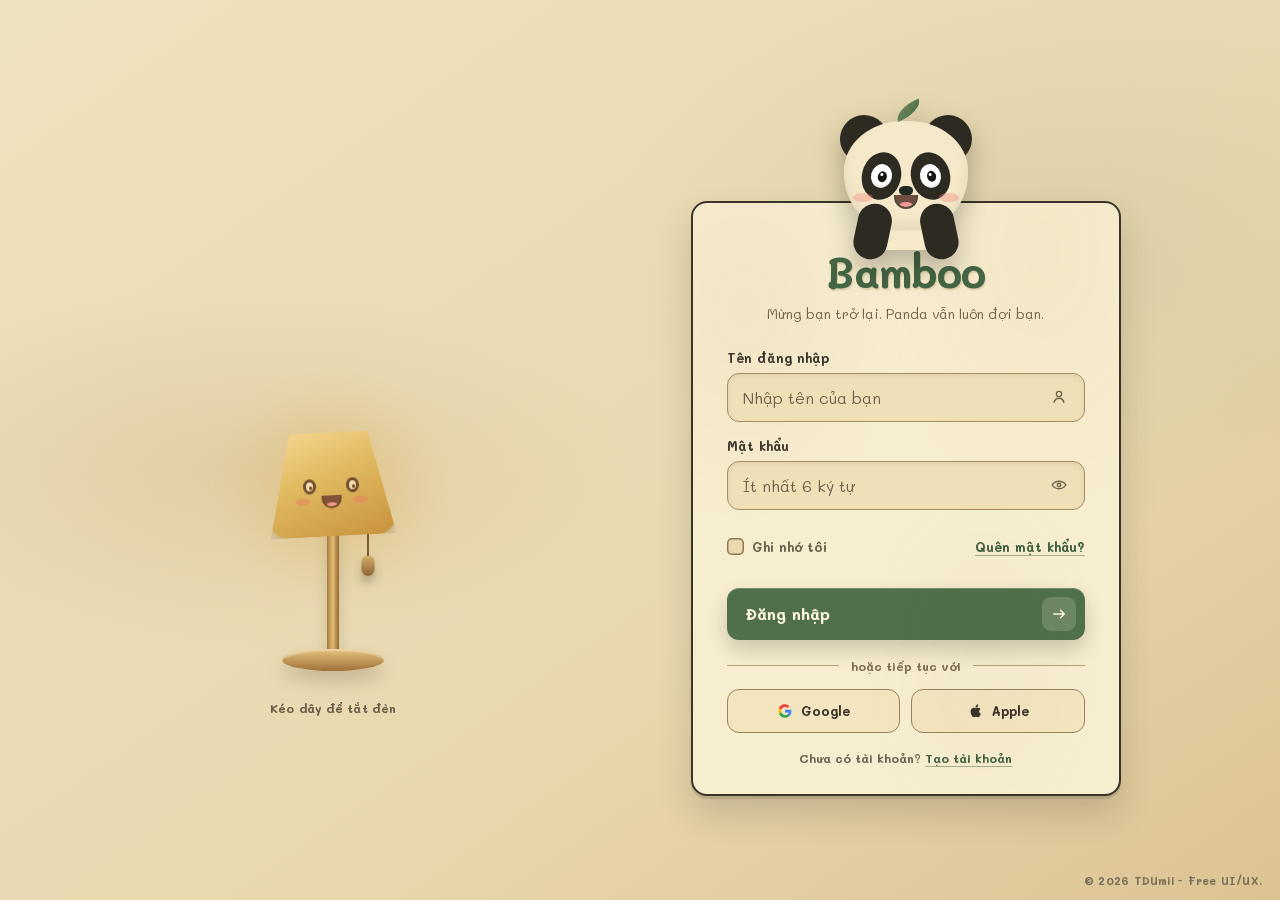
<file: BamBo-Login/index.html>
<!doctype html>
<html lang="vi">
<head>
  <meta charset="UTF-8">
  <meta name="viewport" content="width=device-width, initial-scale=1.0">
  <meta name="description" content="Bamboo Login - giao diện đăng nhập tương tác phong cách truyện tranh giấy cổ.">
  <meta name="author" content="TDUmii">
  <meta name="theme-color" content="#eee0bd">
  <meta property="og:title" content="Bamboo - Đăng nhập">
  <meta property="og:description" content="Một mẫu login miễn phí, vui nhộn với gấu trúc và đèn kéo dây.">
  <meta property="og:type" content="website">
  <title>Bamboo - Đăng nhập</title>
  <link rel="icon" type="image/svg+xml" href="assets/icons/panda.svg">
  <link rel="stylesheet" href="css/base.css">
  <link rel="stylesheet" href="css/lamp.css">
  <link rel="stylesheet" href="css/layout.css">
  <link rel="stylesheet" href="css/panda.css">
  <link rel="stylesheet" href="css/form.css">
  <link rel="stylesheet" href="css/theme.css">
  <link rel="stylesheet" href="css/responsive.css">
</head>
<body>
<main class="scene">
    <section class="lamp-zone" aria-label="Đèn ngủ Bamboo">
      <div class="lamp">
        <span class="lamp-aura"></span>
        <span class="shade">
          <span class="lamp-face">
            <span class="lamp-eye left"></span>
            <span class="lamp-eye right"></span>
            <span class="lamp-cheek left"></span>
            <span class="lamp-cheek right"></span>
            <span class="lamp-mouth"></span>
          </span>
        </span>
        <span class="lamp-zzz" aria-hidden="true"><span>Z</span><span>z</span><span>z</span></span>
        <span class="stem"></span>
        <span class="base"></span>
        <button class="lamp-switch" id="lampSwitch" type="button" aria-label="Bật hoặc tắt đèn" aria-pressed="true">
          <span class="cord" aria-hidden="true"></span>
          <span class="cord-handle" aria-hidden="true"></span>
        </button>
      </div>
      <p class="lamp-hint">Kéo dây để tắt đèn</p>
    </section>

    <section class="login-zone" aria-labelledby="loginTitle">
      <div class="panda" id="panda" aria-hidden="true">
        <span class="panda-ear left"></span>
        <span class="panda-ear right"></span>
        <span class="leaf"></span>
        <span class="panda-body"></span>
        <div class="panda-head">
          <span class="eye-patch left"><span class="eye"><span class="pupil"></span></span></span>
          <span class="eye-patch right"><span class="eye"><span class="pupil"></span></span></span>
          <span class="blush left"></span>
          <span class="blush right"></span>
          <span class="panda-nose"></span>
          <span class="panda-mouth"></span>
        </div>
        <span class="paw left"></span>
        <span class="paw right"></span>
        <span class="panda-greeting" aria-hidden="true">Hiii!</span>
      </div>

      <form class="login-card" id="loginForm" novalidate>
        <h1 class="brand" id="loginTitle">Bamboo</h1>
        <p class="subtitle">Mừng bạn trở lại. Panda vẫn luôn đợi bạn.</p>

        <div class="field">
          <label for="username">Tên đăng nhập</label>
          <div class="input-wrap">
            <input id="username" name="username" type="text" required maxlength="64" placeholder="Nhập tên của bạn" autocomplete="username" aria-describedby="usernameError">
            <span class="input-icon" aria-hidden="true">
              <svg class="icon" viewBox="0 0 24 24"><circle cx="12" cy="8" r="3.5"></circle><path d="M5.5 19c.8-3.6 3-5.4 6.5-5.4s5.7 1.8 6.5 5.4"></path></svg>
            </span>
          </div>
          <p class="error-message" id="usernameError" role="alert">Bạn chưa nhập tên đăng nhập.</p>
        </div>

        <div class="field">
          <label for="password">Mật khẩu</label>
          <div class="input-wrap">
            <input id="password" name="password" type="password" required minlength="6" maxlength="128" placeholder="Ít nhất 6 ký tự" autocomplete="current-password" aria-describedby="passwordError credentialsError">
            <button class="password-toggle" id="passwordToggle" type="button" aria-label="Hiện mật khẩu" aria-pressed="false">
              <svg class="icon eye-open" viewBox="0 0 24 24"><path d="M2.8 12s3.3-5 9.2-5 9.2 5 9.2 5-3.3 5-9.2 5-9.2-5-9.2-5Z"></path><circle cx="12" cy="12" r="2.3"></circle></svg>
            </button>
          </div>
          <p class="error-message" id="passwordError" role="alert">Mật khẩu cần có ít nhất 6 ký tự.</p>
          <p class="error-message" id="credentialsError" role="alert">Tài khoản hoặc mật khẩu chưa đúng. Dùng admin / 123456 để xem bản demo.</p>
        </div>

        <div class="options">
          <label class="remember">
            <input type="checkbox" name="remember">
            <span class="checkmark" aria-hidden="true"><svg class="icon" viewBox="0 0 24 24"><path d="m6 12.5 3.7 3.7L18 7.8"></path></svg></span>
            <span>Ghi nhớ tôi</span>
          </label>
          <a href="#" data-demo="Mình sẽ gửi liên kết đặt lại mật khẩu cho bạn.">Quên mật khẩu?</a>
        </div>

        <button class="sign-in" id="signInButton" type="submit">
          <span>Đăng nhập</span>
          <span class="arrow-box" aria-hidden="true">
            <svg class="icon arrow-icon" viewBox="0 0 24 24"><path d="M5 12h13M14 7l5 5-5 5"></path></svg>
            <span class="spinner"></span>
          </span>
        </button>

        <div class="divider"><span>hoặc tiếp tục với</span></div>

        <div class="socials">
          <button class="social-button" type="button" data-provider="Google">
            <svg class="social-logo" viewBox="0 0 24 24" aria-hidden="true"><path fill="#4285F4" d="M21.6 12.2c0-.7-.1-1.4-.2-2H12v3.9h5.4a4.6 4.6 0 0 1-2 3v2.5h3.3c1.9-1.8 2.9-4.4 2.9-7.4Z"></path><path fill="#34A853" d="M12 22c2.7 0 5-.9 6.7-2.4l-3.3-2.5c-.9.6-2.1 1-3.4 1-2.6 0-4.8-1.8-5.6-4.2H3v2.6A10 10 0 0 0 12 22Z"></path><path fill="#FBBC05" d="M6.4 13.9a6 6 0 0 1 0-3.8V7.5H3A10 10 0 0 0 3 16.5l3.4-2.6Z"></path><path fill="#EA4335" d="M12 5.9c1.5 0 2.8.5 3.8 1.5l2.9-2.8A9.7 9.7 0 0 0 3 7.5l3.4 2.6C7.2 7.7 9.4 5.9 12 5.9Z"></path></svg>
            <span>Google</span>
          </button>
          <button class="social-button" type="button" data-provider="Apple">
            <svg class="social-logo" viewBox="0 0 24 24" aria-hidden="true"><path fill="currentColor" d="M16.7 12.7c0-2.4 2-3.6 2.1-3.7a4.5 4.5 0 0 0-3.5-1.9c-1.5-.2-2.9.9-3.6.9s-1.8-.9-3-.9a4.7 4.7 0 0 0-4 2.4c-1.7 2.9-.4 7.2 1.2 9.5.8 1.1 1.7 2.3 3 2.2 1.2 0 1.6-.7 3.1-.7s1.9.7 3.1.7c1.3 0 2.1-1.1 2.9-2.2a10 10 0 0 0 1.3-2.7 4.1 4.1 0 0 1-2.6-3.6ZM14.3 5.5A4.2 4.2 0 0 0 15.3 2a4.3 4.3 0 0 0-3 1.7 4 4 0 0 0-1 3.3 3.6 3.6 0 0 0 3-1.5Z"></path></svg>
            <span>Apple</span>
          </button>
        </div>

        <p class="new-account">Chưa có tài khoản? <a href="#" data-demo="Tính năng tạo tài khoản đang được chuẩn bị.">Tạo tài khoản</a></p>
      </form>
      <button class="form-lock" id="formLock" type="button" aria-hidden="true" tabindex="-1">
        <svg viewBox="0 0 24 24" aria-hidden="true"><rect x="5" y="10" width="14" height="10" rx="2"></rect><path d="M8 10V7a4 4 0 0 1 8 0v3"></path></svg>
        <strong>Bật đèn lên đã nhé!</strong>
        <span>Kéo dây bên chiếc đèn rồi mình đăng nhập tiếp.</span>
      </button>
    </section>
  </main>

  <footer class="site-credit">© 2026 TDUmii - Free UI/UX.</footer>

  <div class="toast" id="toast" role="status" aria-live="polite"></div>
  <script src="js/core.js" defer></script>
  <script src="js/toast.js" defer></script>
  <script src="js/panda.js" defer></script>
  <script src="js/form.js" defer></script>
  <script src="js/lamp.js" defer></script>
  <script src="js/app.js" defer></script>
</body>
</html>
</file>
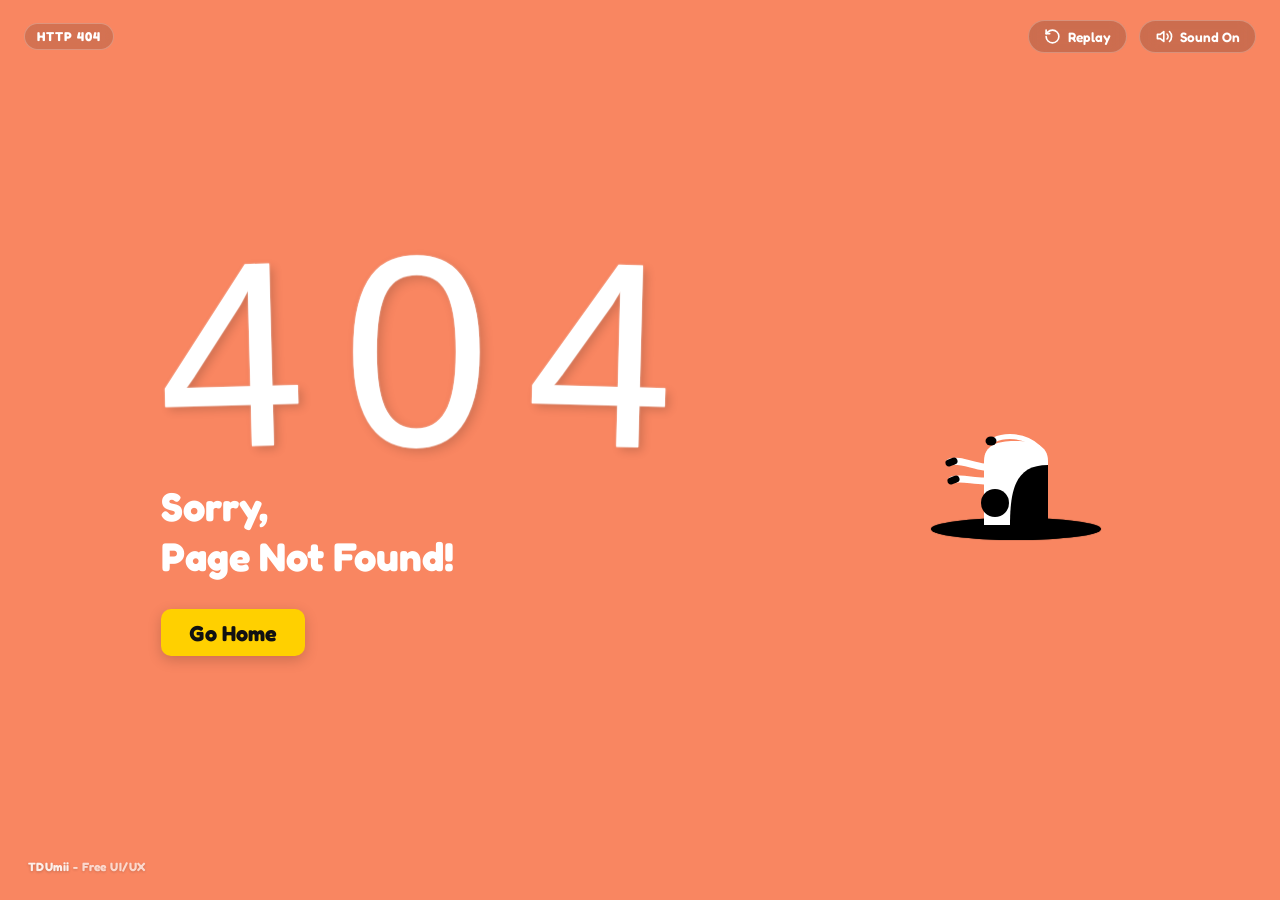
<file: Cow-404/index.html>
<!DOCTYPE html>
<html lang="vi">
<head>
  <meta charset="UTF-8">
  <meta name="viewport" content="width=device-width, initial-scale=1.0, viewport-fit=cover">
  <meta name="author" content="TDUmii">
  <title>404 - Page Not Found | Cow Error Page</title>
  <meta name="description" content="404 Error Page - Sorry, Page Not Found! Hoạt cảnh chú bò đi ngang qua màn hình và ngã vào hố vui nhộn">
  <link rel="icon" type="image/svg+xml" href="assets/favicon.svg">

  <!-- Google Fonts: Fredoka & Permanent Marker & Nunito -->
  <link rel="preconnect" href="https://fonts.googleapis.com">
  <link rel="preconnect" href="https://fonts.gstatic.com" crossorigin>
  <link href="https://fonts.googleapis.com/css2?family=Fredoka:wght@500;600;700&family=Nunito:wght@700;800;900&family=Permanent+Marker&display=swap" rel="stylesheet">

  <link rel="stylesheet" href="style.css">
</head>
<body>
  <!-- Preloaded Audio Elements for Instant Playback -->
  <div id="audioContainer" style="display:none;" aria-hidden="true">
    <audio id="sndAppear" preload="auto">
      <source src="assets/audio/moo_appear.mp3" type="audio/mpeg">
      <source src="assets/audio/moo_appear.wav" type="audio/wav">
    </audio>
    <audio id="sndFall" preload="auto">
      <source src="assets/audio/moo_fall.mp3" type="audio/mpeg">
      <source src="assets/audio/moo_fall.wav" type="audio/wav">
    </audio>
    <audio id="sndClick" preload="auto">
      <source src="assets/audio/moo_click.mp3" type="audio/mpeg">
      <source src="assets/audio/moo_click.wav" type="audio/wav">
    </audio>
  </div>
  <!-- Skip to content link for accessibility -->
  <a href="#btnHome" class="sr-only">Chuyển đến nút trang chủ</a>

  <!-- Scene Container -->
  <main class="scene-wrapper" id="sceneWrapper">
    <div class="scene-container" id="sceneContainer">
      
      <!-- Left Column: Error Typography & Button -->
      <section class="error-info" aria-label="Nội dung thông báo lỗi">
        <!-- 404 Code (Large chalk display) -->
        <div class="error-code-wrapper">
          <h1 class="error-code" aria-label="Error 404">
            <span class="digit d-4">4</span>
            <span class="digit d-0">0</span>
            <span class="digit d-4-second">4</span>
          </h1>
        </div>

        <!-- Subtitle message -->
        <p class="error-message">
          <span>Sorry,</span>
          <span>Page Not Found!</span>
        </p>

        <!-- Button Destination Target Area -->
        <div class="button-target-area" id="buttonTargetArea">
          <!-- The Flying / Interactive Go Home Button -->
          <a href="#" class="btn-home" id="btnHome" role="button" aria-label="Quay về trang chủ">
            Go Home
          </a>
        </div>
      </section>

      <!-- Right Column: Interactive Stage & Cow Animation -->
      <section class="stage-section" aria-label="Hoạt cảnh tương tác">
        <div class="stage-canvas" id="stageCanvas">
          
          <!-- Ground Black Hole -->
          <div class="hole" id="hole" aria-hidden="true"></div>

          <!-- Ground Clipping Container: clips submerged body parts at the hole line -->
          <div class="cow-ground-container" id="cowGroundContainer">
            <!-- Phase 1 & 2: Walking & Diving Cow (Walks to hole rim and plunges in) -->
            <div class="cow cow-walking" id="cowWalking" aria-label="Chú bò đang đi bộ và ngã vào hố">
              <svg class="cow-svg" viewBox="0 0 250 170" width="250" height="170" xmlns="http://www.w3.org/2000/svg">
                <!-- Tail (anchored at 38, 42) -->
                <g transform="translate(38, 42)">
                  <g class="tail-anim">
                    <path d="M 0 0 C -18 8, -22 35, -21 55 C -22 62, -21 65, -21 68" fill="none" stroke="#ffffff" stroke-width="5.5" stroke-linecap="round"/>
                    <ellipse cx="-21" cy="71" rx="6" ry="8" fill="#000000"/>
                  </g>
                </g>

                <!-- Back Legs -->
                <g transform="translate(34, 85)">
                  <g class="leg-back-inner">
                    <path d="M 0 0 L -2 40" stroke="#ffffff" stroke-width="7.5" stroke-linecap="round"/>
                    <path d="M -2 32 L -3 41" stroke="#000000" stroke-width="7.5" stroke-linecap="round"/>
                  </g>
                </g>
                <g transform="translate(48, 85)">
                  <g class="leg-back-outer">
                    <path d="M 0 0 L 1 39" stroke="#ffffff" stroke-width="7.5" stroke-linecap="round"/>
                    <path d="M 1 31 L 1 40" stroke="#000000" stroke-width="7.5" stroke-linecap="round"/>
                  </g>
                </g>

                <!-- Cow Body -->
                <g class="body-group">
                  <!-- White base -->
                  <rect x="25" y="30" width="138" height="66" rx="14" ry="14" fill="#ffffff"/>

                  <!-- Organic Top Black Patch -->
                  <path d="M 25 44 
                           C 25 33, 33 30, 44 30 
                           L 155 30 
                           C 160 30, 163 33, 163 42 
                           C 152 46, 140 40, 126 44 
                           C 112 48, 105 38, 92 48 
                           C 80 56, 68 34, 46 34 
                           C 32 34, 25 48, 25 44 Z" fill="#000000"/>
                  
                  <path d="M 25 36 C 25 30, 32 30, 38 30 C 45 30, 48 48, 38 60 C 28 64, 25 55, 25 36 Z" fill="#000000"/>

                  <!-- Spots -->
                  <circle cx="58" cy="74" r="14" fill="#000000"/>
                  <circle cx="98" cy="55" r="9" fill="#000000"/>
                </g>

                <!-- Front Legs -->
                <g transform="translate(142, 85)">
                  <g class="leg-front-inner">
                    <path d="M 0 0 L -2 40" stroke="#ffffff" stroke-width="7.5" stroke-linecap="round"/>
                    <path d="M -2 32 L -3 41" stroke="#000000" stroke-width="7.5" stroke-linecap="round"/>
                  </g>
                </g>
                <g transform="translate(154, 85)">
                  <g class="leg-front-outer">
                    <path d="M 0 0 L 1 39" stroke="#ffffff" stroke-width="7.5" stroke-linecap="round"/>
                    <path d="M 1 31 L 1 40" stroke="#000000" stroke-width="7.5" stroke-linecap="round"/>
                  </g>
                </g>

                <!-- Cow Head & Neck -->
                <g class="head-wrapper" transform="translate(148, 24)">
                  <g class="head-anim">
                    <!-- Smooth black neck bridge into head -->
                    <path d="M 0 8 C 8 0, 15 -2, 24 0 C 30 5, 28 20, 16 20 Z" fill="#000000"/>

                    <!-- Ear (tilted back along neck) -->
                    <g transform="translate(12, -2) rotate(-35)">
                      <!-- Back horn / ear fold with small tip -->
                      <path d="M 3 -2 C 6 -8, 12 -7, 13 -1 Z" fill="#000000" stroke="#ffffff" stroke-width="1.2" stroke-linecap="round"/>
                      <!-- Main front ear: pointed leaf/oval -->
                      <path d="M -14 0 C -12 -6, -2 -8, 10 -4 C 15 -1, 14 5, 8 7 C 0 9, -11 6, -14 0 Z" fill="#000000"/>
                      <!-- White top rim -->
                      <path d="M -14 0 C -12 -6, -2 -8, 10 -4" fill="none" stroke="#ffffff" stroke-width="1.8" stroke-linecap="round"/>
                    </g>

                    <!-- Head: Tilted capsule 40deg -->
                    <g transform="translate(11, -2) rotate(40)">
                      <defs>
                        <clipPath id="hClipWalk">
                          <rect x="0" y="0" width="60" height="28" rx="14" ry="14"/>
                        </clipPath>
                      </defs>
                      <!-- Solid Black Head -->
                      <rect x="0" y="0" width="60" height="28" rx="14" ry="14" fill="#000000"/>
                      <!-- White Forehead Dome -->
                      <g clip-path="url(#hClipWalk)">
                        <ellipse cx="28" cy="2" rx="28" ry="11" fill="#ffffff"/>
                      </g>
                    </g>
                  </g>
                </g>
              </svg>
            </div>
          </div>

          <!-- Backwards-compatibility hidden placeholder for #cowDiving -->
          <div class="cow cow-diving" id="cowDiving" style="display:none;" aria-hidden="true"></div>

          <!-- Phase 3: Stuck Cow in Hole (idle wiggling tail and kicking legs) -->
          <div class="cow cow-stuck" id="cowStuck" title="Click me! (Bấm vào chú bò để tương tác)" role="button" tabindex="0" aria-label="Chú bò đang bị mắc kẹt trong hố">
            <svg class="cow-svg-stuck" viewBox="0 0 180 140" width="180" height="140" xmlns="http://www.w3.org/2000/svg">
              <!-- Cow Upper Body Sticking Out of Hole -->
              <g class="stuck-body-group">
                <!-- White backside -->
                <path class="stuck-torso" d="M 58 116 L 58 52 C 58 36, 72 32, 88 32 C 108 32, 122 36, 122 52 L 122 116 Z" fill="#ffffff"/>
                
                <!-- Big right black patch -->
                <path class="stuck-black-patch" d="M 84 116 C 84 76, 92 56, 122 56 L 122 116 Z" fill="#000000"/>
                
                <!-- Big bottom-left circular spot -->
                <circle class="stuck-spot-large" cx="69" cy="94" r="14" fill="#000000"/>

                <!-- Tail arched over the top -->
                <g class="stuck-tail-anim">
                  <path d="M 112 38 C 98 25, 78 26, 68 31" fill="none" stroke="#ffffff" stroke-width="5" stroke-linecap="round"/>
                  <ellipse class="stuck-tail-tip" cx="65" cy="32" rx="5.5" ry="4.5" fill="#000000"/>
                </g>

                <!-- Two legs sticking out horizontally to the left -->
                <g class="stuck-kicking-legs">
                  <!-- Top Leg -->
                  <g class="kicking-leg leg-upper">
                    <path d="M 58 58 C 45 56, 32 50, 24 53" stroke="#ffffff" stroke-width="7" stroke-linecap="round" fill="none"/>
                    <path d="M 28 52 L 23 54" stroke="#000000" stroke-width="7" stroke-linecap="round" fill="none"/>
                  </g>

                  <!-- Bottom Leg -->
                  <g class="kicking-leg leg-lower">
                    <path d="M 58 72 C 46 72, 34 68, 26 71" stroke="#ffffff" stroke-width="7" stroke-linecap="round" fill="none"/>
                    <path d="M 30 70 L 25 72" stroke="#000000" stroke-width="7" stroke-linecap="round" fill="none"/>
                  </g>
                </g>
              </g>

              <!-- Floating interactive reaction badge -->
              <g class="click-reaction" id="clickReaction" opacity="0">
                <path d="M 130 35 C 130 25, 140 20, 140 20 C 140 20, 150 25, 150 35 C 150 42, 140 46, 140 46 C 140 46, 130 42, 130 35 Z" fill="#60a5fa"/>
              </g>
            </svg>
          </div>

        </div>
      </section>

    </div>

    <!-- Floating Top-Bar Controls -->
    <header class="app-header" aria-label="Điều khiển hoạt cảnh">
      <div class="header-left">
        <span class="badge-status">HTTP 404</span>
      </div>
      <div class="header-actions">
        <!-- Replay Button -->
        <button class="btn-ctrl" id="btnReplay" type="button" title="Replay Animation (Phát lại hoạt cảnh - Phím tắt: R)">
          <svg width="17" height="17" viewBox="0 0 24 24" fill="none" stroke="currentColor" stroke-width="2.3" stroke-linecap="round" stroke-linejoin="round">
            <path d="M3 12a9 9 0 1 0 9-9 9.75 9.75 0 0 0-6.74 2.74L3 8"/>
            <path d="M3 3v5h5"/>
          </svg>
          <span>Replay</span>
        </button>

        <!-- Sound Toggle Button -->
        <button class="btn-ctrl" id="btnSound" type="button" title="Toggle Sound (Bật/Tắt âm thanh hiệu ứng - Phím tắt: M)">
          <!-- Sound Off Icon -->
          <svg class="icon-sound-off" width="17" height="17" viewBox="0 0 24 24" fill="none" stroke="currentColor" stroke-width="2.3" stroke-linecap="round" stroke-linejoin="round" style="display: none;">
            <path d="M11 5L6 9H2v6h4l5 4V5z"/>
            <line x1="23" y1="9" x2="17" y2="15"/>
            <line x1="17" y1="9" x2="23" y2="15"/>
          </svg>
          <!-- Sound On Icon -->
          <svg class="icon-sound-on" width="17" height="17" viewBox="0 0 24 24" fill="none" stroke="currentColor" stroke-width="2.3" stroke-linecap="round" stroke-linejoin="round">
            <path d="M11 5L6 9H2v6h4l5 4V5z"/>
            <path d="M19.07 4.93a10 10 0 0 1 0 14.14"/>
            <path d="M15.54 8.46a5 5 0 0 1 0 7.07"/>
          </svg>
          <span id="soundText">Sound On</span>
        </button>
      </div>
    </header>

    <!-- Toast Notification for Interactions -->
    <div class="toast-message" id="toastMessage" role="status" aria-live="polite"></div>

    <footer class="site-credit">
      <a href="https://github.com/TDUmii/free-ui-ux-gallery">TDUmii <span>- Free UI/UX</span></a>
    </footer>
  </main>

  <script src="script.js"></script>
</body>
</html>
</file>
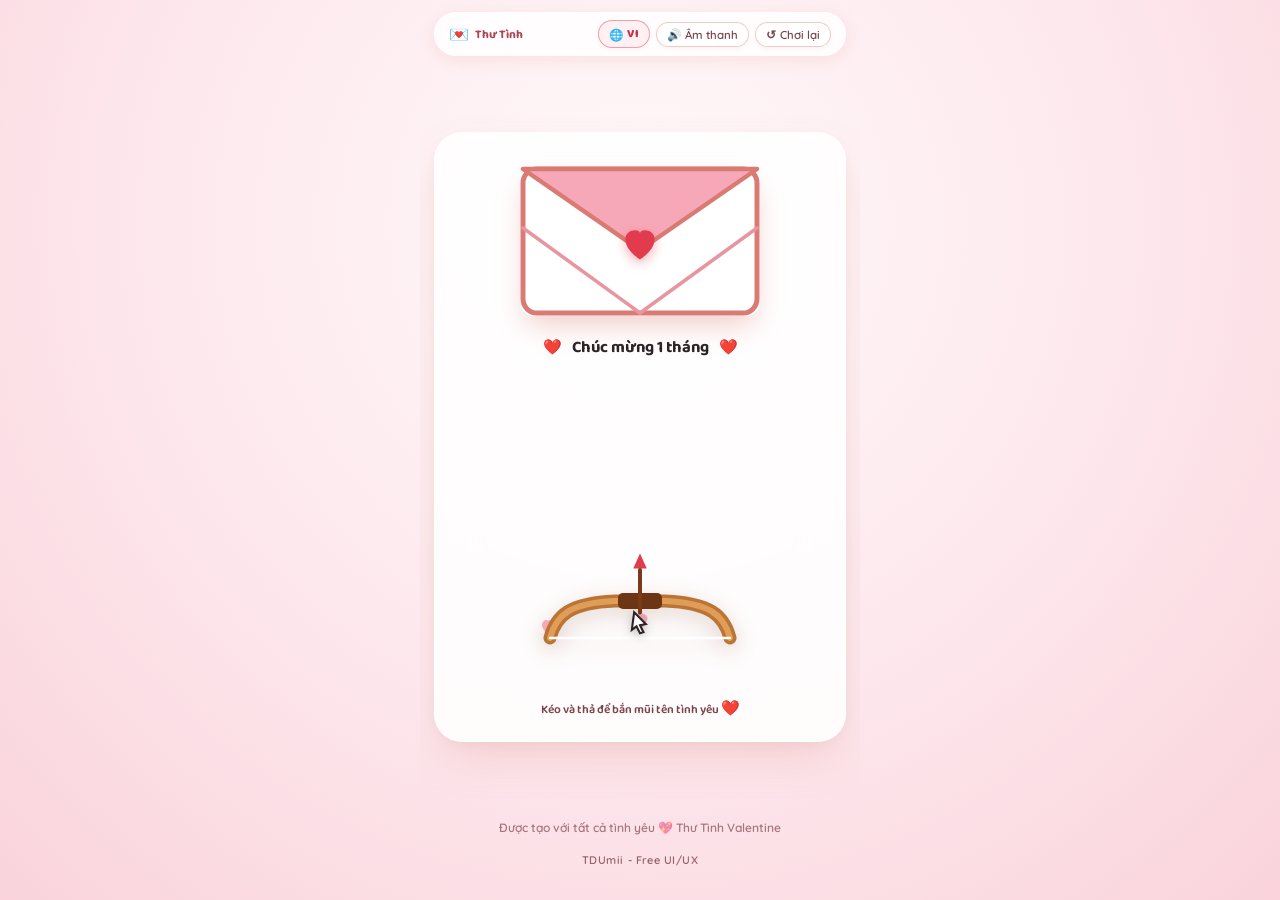
<file: Love/index.html>
<!DOCTYPE html>
<html lang="vi">
<head>
  <meta charset="UTF-8">
  <meta name="viewport" content="width=device-width, initial-scale=1.0, viewport-fit=cover">
  <meta name="author" content="TDUmii">
  <title>Thư Tình Valentine ❤️</title>
  <meta name="description" content="Thư Tình Valentine lãng mạn - Bắn cung Cupid, mèo pixel ôm tim đáng yêu, bức thư kỷ niệm tình yêu.">

  <!-- Google Fonts: Baloo 2 (Cực đẹp chuẩn Tiếng Việt), Comfortaa, Quicksand & Silkscreen (English 8-bit) -->
  <link rel="preconnect" href="https://fonts.googleapis.com">
  <link rel="preconnect" href="https://fonts.gstatic.com" crossorigin>
  <link href="https://fonts.googleapis.com/css2?family=Baloo+2:wght@500;600;700;800&family=Comfortaa:wght@600;700&family=Quicksand:wght@500;600;700&family=Silkscreen:wght@400;700&subset=vietnamese&display=swap" rel="stylesheet">

  <link rel="icon" type="image/svg+xml" href="favicon.svg">
  <link rel="stylesheet" href="style.css">
</head>
<body class="lang-vi">
  <!-- Ambient floating background hearts -->
  <div class="ambient-bg" id="ambientBg" aria-hidden="true"></div>

  <!-- Fullscreen Celebration Canvas (Heart Rain) -->
  <canvas class="celebration-canvas" id="celebrationCanvas"></canvas>

  <!-- Website Container -->
  <div class="site-container">
    
    <!-- Top Minimal Navigation -->
    <header class="site-nav">
      <div class="nav-brand">
        <span class="nav-heart">💌</span>
        <span class="nav-title" id="navTitleText">Thư Tình</span>
      </div>
      <div class="nav-actions">
        <!-- Nút chuyển đổi ngôn ngữ Việt / Anh ở góc -->
        <button type="button" class="nav-btn nav-btn-lang" id="btnLang" title="Đổi ngôn ngữ / Switch Language (L)" aria-label="Đổi ngôn ngữ">
          <span id="langFlag">🌐</span>
          <span class="lang-code" id="langText">VI</span>
        </button>
        <button type="button" class="nav-btn" id="btnSound" title="Bật / Tắt âm thanh (M)" aria-label="Bật tắt âm thanh">
          <span id="soundIcon">🔊</span>
          <span class="btn-text" id="soundText">Âm thanh</span>
        </button>
        <button type="button" class="nav-btn" id="btnReplay" title="Chơi lại từ đầu (R)" aria-label="Chơi lại từ đầu">
          <span>↺</span>
          <span class="btn-text" id="replayText">Chơi lại</span>
        </button>
      </div>
    </header>

    <!-- Main Interactive Stage Card -->
    <main class="interactive-card" id="interactiveCard">
      
      <!-- ================= STAGE 1: CUPID'S BOW & ENVELOPE ================= -->
      <section class="stage stage-bow active" id="stageBow" aria-label="Giương cung bắn thư tình">
        
        <!-- The Envelope (Matching envelope_crop.png) -->
        <div class="envelope-container" id="envelopeContainer">
          <div class="envelope" id="envelope">
            <!-- SVG Envelope with exact folds and flap -->
            <svg class="envelope-svg" viewBox="0 0 240 150">
              <!-- Envelope Body & Border -->
              <rect x="3" y="3" width="234" height="144" rx="14" fill="#ffffff" stroke="#d97b73" stroke-width="5"/>
              <!-- Diagonal Creases -->
              <line x1="3" y1="62" x2="120" y2="147" stroke="#e895a0" stroke-width="3.5" stroke-linecap="round"/>
              <line x1="237" y1="62" x2="120" y2="147" stroke="#e895a0" stroke-width="3.5" stroke-linecap="round"/>
              <!-- Top Pink Flap -->
              <polygon id="envelopeFlapPoly" points="3,3 237,3 120,84" fill="#f7a8b8" stroke="#d97b73" stroke-width="4.5" stroke-linejoin="round"/>
            </svg>
            
            <!-- Heart Wax Seal -->
            <div class="heart-seal" id="heartSeal">
              <svg viewBox="0 0 32 32" class="seal-svg">
                <path d="M16 28 C16 28 3 20 3 10 C3 5 7 2 12 2 C14.5 2 16 3.5 16 4.5 C16 3.5 17.5 2 20 2 C25 2 29 5 29 10 C29 20 16 28 16 28 Z" fill="#e23b4e"/>
              </svg>
            </div>
          </div>

          <!-- Pixel Milestone Text -->
          <div class="milestone-text">
            <span class="pixel-heart">❤️</span>
            <span class="milestone-title" id="milestoneTitle">Chúc mừng 1 tháng</span>
            <span class="pixel-heart">❤️</span>
          </div>
        </div>

        <!-- Cupid's Bow & Arrow (Matching bow_crop.png) -->
        <div class="cupid-station" id="cupidStation">
          <div class="bow-wrapper" id="bowWrapper">
            
            <!-- Authentic Upward-Arched Bow SVG (Arch pointing UP towards envelope, string below) -->
            <svg class="bow-svg" id="bowSvg" viewBox="0 0 240 100">
              <!-- Cute little pink heart on left tip -->
              <path d="M 28 62 C 28 62, 22 56, 22 52 C 22 49, 24 47, 26.5 47 C 28 47, 28 48.5, 28 48.5 C 28 48.5, 28 47, 29.5 47 C 32 47, 34 49, 34 52 C 34 56, 28 62, 28 62 Z" fill="#f7a8b8"/>

              <!-- Wooden Bow Limbs (Curves UPWARDS in a proud arch pointing towards envelope) -->
              <path d="M 30 65 C 36 42, 50 30, 95 28 L 145 28 C 190 30, 204 42, 210 65" fill="none" stroke="#ba7536" stroke-width="13" stroke-linecap="round"/>
              <path d="M 30 65 C 36 42, 50 30, 95 28 L 145 28 C 190 30, 204 42, 210 65" fill="none" stroke="#e09d57" stroke-width="6" stroke-linecap="round"/>

              <!-- Bow Grip (Darker brown rounded rectangle in the center top of the arch) -->
              <rect x="98" y="20" width="44" height="16" rx="5" fill="#6d3511"/>

              <!-- Bowstring (Connects left tip and right tip across the bottom) -->
              <path id="bowStringPath" d="M 30 65 Q 120 65 210 65" fill="none" stroke="#ffffff" stroke-width="2.5" stroke-linecap="round"/>
            </svg>

            <!-- Cupid Arrow (Straight shaft, red triangle head, pink heart nock) -->
            <div class="arrow" id="cupidArrow">
              <!-- Arrowhead: Red Triangle pointing UP towards the envelope -->
              <div class="arrow-tip">
                <svg viewBox="0 0 24 24" class="arrow-tip-svg">
                  <polygon points="12,2 3,22 21,22" fill="#e23b4e"/>
                </svg>
              </div>

              <!-- Wooden Shaft -->
              <div class="arrow-shaft"></div>

              <!-- Base Nock: Pink Heart resting on the string -->
              <div class="arrow-nock-heart">
                <svg viewBox="0 0 24 24" class="nock-heart-svg">
                  <!-- Heart resting with point touching string -->
                  <path d="M 12 21 C 12 21, 3 13, 3 7.5 C 3 4, 6 2, 9.5 2 C 11.5 2, 12 3.5, 12 3.5 C 12 3.5, 12.5 2, 14.5 2 C 18 2, 21 4, 21 7.5 C 21 13, 12 21, 12 21 Z" fill="#f7a8b8"/>
                </svg>
              </div>
            </div>

            <!-- Interactive Aim Handle (Pointer & Touch Area) -->
            <div class="aim-handle" id="aimHandle" role="slider" aria-label="Kéo xuống và thả để bắn mũi tên Cupid" aria-orientation="vertical" aria-valuemin="0" aria-valuemax="45" aria-valuenow="0" tabindex="0">
              <div class="aim-cursor-hint">
                <svg viewBox="0 0 24 24" class="cursor-svg">
                  <path d="M7 2 L17 12 L12 13 L15 19 L12 20 L9 14 L5 17 Z" fill="#ffffff" stroke="#2b2326" stroke-width="1.8"/>
                </svg>
              </div>
            </div>

          </div>

          <!-- Instruction Text -->
          <p class="instruction-text" id="instructionText">
            Kéo và thả để bắn mũi tên tình yêu <span class="pixel-heart">❤️</span>
          </p>
        </div>

      </section>

      <!-- ================= STAGE 2: RETRO LOVE WINDOW & PIXEL CAT ================= -->
      <section class="stage stage-love-window" id="stageLoveWindow" aria-label="Cửa sổ thông điệp tình yêu">
        
        <!-- The Retro LOVE Window (Matching window_crop.png) -->
        <div class="love-window" id="loveWindow">
          
          <!-- Titlebar: LOVE and window buttons [ — ] [ ▫ ] [ ✕ ] -->
          <div class="window-titlebar">
            <span class="titlebar-text" id="windowTitleText">TÌNH YÊU</span>
            <div class="window-controls">
              <span class="win-btn">_</span>
              <span class="win-btn">▫</span>
              <span class="win-btn">✕</span>
            </div>
          </div>

          <!-- Heart Ribbon Bar: ❤️ • ❤️ • ❤️ -->
          <div class="heart-ribbon-bar">
            <span>❤️</span>
            <span class="ribbon-dot">•</span>
            <span>❤️</span>
            <span class="ribbon-dot">•</span>
            <span>❤️</span>
          </div>

          <!-- Window Interior with Gingham Checkered Plaid Pattern -->
          <div class="window-body" id="windowBody">
            
            <!-- The Romantic Question (Matching window_crop.png) -->
            <h2 class="love-question" id="loveQuestion">
              Kỷ niệm 1 tháng bên nhau ♡ Vẫn<br>yêu anh chứ?
            </h2>

            <!-- Exact Pixel Art Cat Canvas (15x14 Matrix) -->
            <div class="cat-wrapper" id="catWrapper">
            <canvas id="catCanvas" width="160" height="150" role="img" aria-label="Chú mèo đen pixel art ôm trái tim"></canvas>
            </div>

            <!-- YES and NO Buttons Playground -->
            <div class="buttons-area" id="buttonsArea">
              
              <!-- YES Button with Outer Dashed Box (Matching real_buttons_3.png) -->
              <div class="btn-yes-dashed" id="yesDashedWrapper">
                <button class="btn-pixel btn-yes" id="yesBtn" aria-label="Đồng ý">
                  CÓ ❤️
                </button>
              </div>

              <!-- NO Button (Playful dodge game) -->
              <div class="btn-no-wrapper" id="noWrapper">
                <button class="btn-pixel btn-no" id="noBtn" aria-label="Không">
                  KHÔNG
                </button>
              </div>

            </div>

            <!-- Typed Love Letter Container (Appears after YES) -->
            <div class="letter-box" id="letterBox" aria-live="polite">
              <p class="letter-text" id="letterText"></p>
              <div class="letter-action">
                <button type="button" class="btn-restart" id="btnRestart">
                  ↺ Chơi lại lần nữa
                </button>
              </div>
            </div>

          </div>

        </div>

      </section>

    </main>

    <!-- Footer -->
    <footer class="site-footer">
      <p id="footerText">Được tạo với tất cả tình yêu 💖 Thư Tình Valentine</p>
      <a class="personal-credit" href="https://github.com/TDUmii/free-ui-ux-gallery">TDUmii <span>- Free UI/UX</span></a>
    </footer>

  </div>

  <script src="script.js"></script>
</body>
</html>
</file>
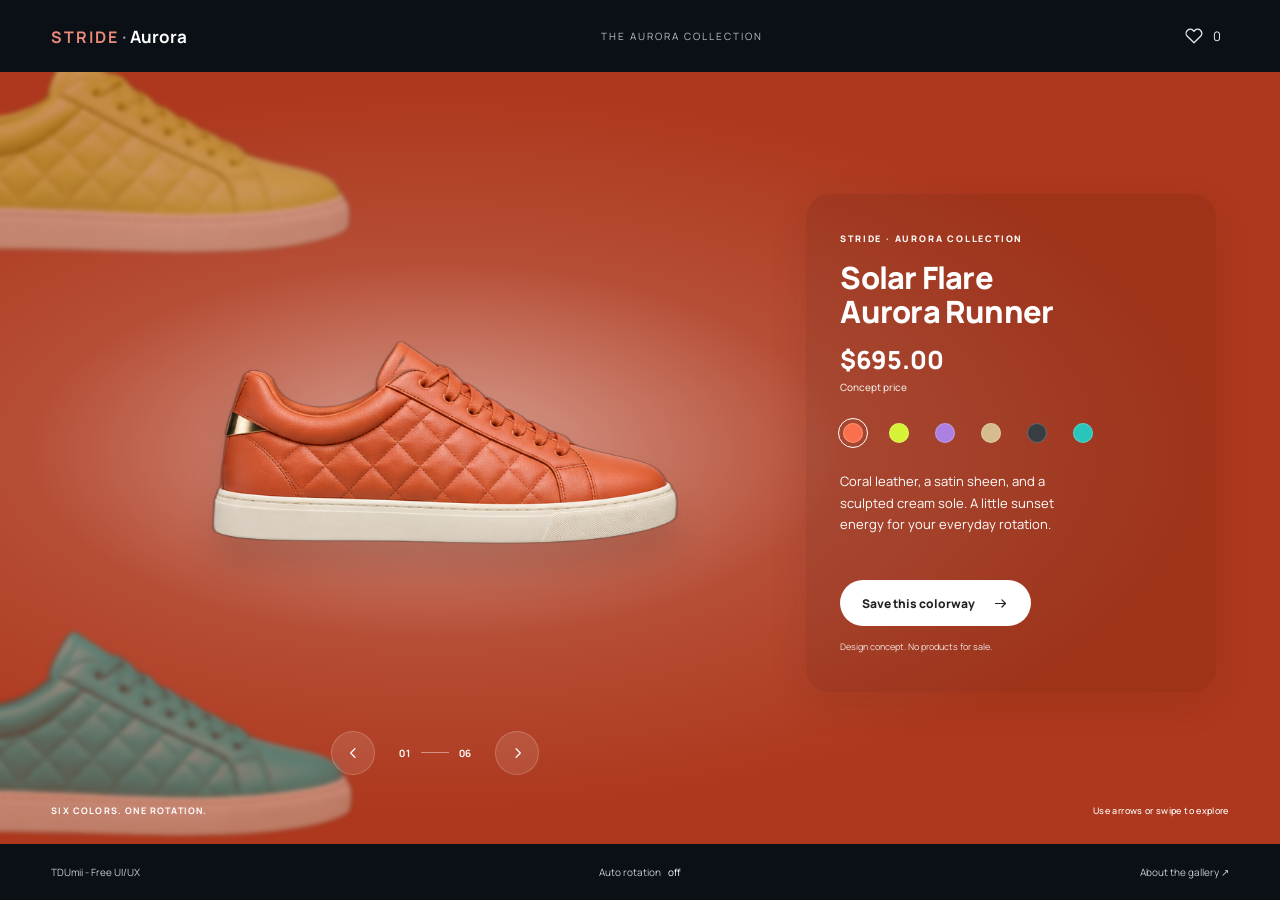
<file: Sneaker-Wheel/index.html>
<!doctype html>
<html lang="en">
  <head>
    <meta charset="utf-8" />
    <meta name="viewport" content="width=device-width, initial-scale=1" />
    <meta name="theme-color" content="#ad381d" />
    <meta
      name="description"
      content="Six sneakers. One spinning wheel. An interactive colorway concept by TDUmii."
    />
    <meta name="author" content="TDUmii" />
    <title>STRIDE · Aurora Collection</title>
    <link rel="icon" href="assets/favicon.svg" type="image/svg+xml" />
    <link rel="stylesheet" href="css/style.css" />
    <script src="js/wheel.js" defer></script>
  </head>
  <body>
    <header class="topbar">
      <a class="brand" href="index.html" aria-label="Stride Aurora home"
        ><span
          ><strong>STRIDE</strong
          ><span class="brand-divider"> · </span>Aurora</span
        ></a
      >
      <span class="collection-label">THE AURORA COLLECTION</span>
      <button
        class="favorite-count"
        type="button"
        aria-label="Show saved colorway"
      >
        <svg viewBox="0 0 24 24" aria-hidden="true">
          <path
            d="M20.8 4.6a5.5 5.5 0 0 0-7.8 0L12 5.7l-1.1-1.1a5.5 5.5 0 0 0-7.8 7.8L12 21l8.8-8.6a5.5 5.5 0 0 0 0-7.8Z"
          /></svg
        ><span id="saved-count">0</span>
      </button>
    </header>
    <main>
      <section
        class="showcase"
        role="region"
        aria-label="Aurora sneaker colorways"
        aria-roledescription="carousel"
        tabindex="0"
      >
        <div class="spotlight" aria-hidden="true"></div>
        <div class="wheel-viewport" aria-hidden="true">
          <div class="wheel" id="wheel"></div>
        </div>
        <article class="product-panel">
          <div class="product-copy" aria-live="polite" aria-atomic="true">
            <p class="collection">STRIDE · AURORA COLLECTION</p>
            <h1 id="product-name">Solar Flare Aurora Runner</h1>
            <p class="price">$695.00 <span>Concept price</span></p>
          </div>
          <div
            class="swatches"
            role="group"
            aria-label="Choose a colorway"
          ></div>
          <p class="description" id="description">
            Coral leather, a satin sheen, and a sculpted cream sole. A little
            sunset energy for your everyday rotation.
          </p>
          <button class="save-button" type="button">
            <span id="save-label">Save this colorway</span
            ><svg viewBox="0 0 24 24" aria-hidden="true">
              <path d="M5 12h14m-5-5 5 5-5 5" />
            </svg>
          </button>
          <p class="demo-note">Design concept. No products for sale.</p>
        </article>
        <nav class="wheel-controls" aria-label="Browse sneakers">
          <button
            class="arrow previous"
            type="button"
            aria-label="Previous colorway"
          >
            <svg viewBox="0 0 24 24" aria-hidden="true">
              <path d="m14 6-6 6 6 6" />
            </svg>
          </button>
          <span class="position"
            ><span id="current">01</span
            ><span class="position-line"></span>06</span
          >
          <button class="arrow next" type="button" aria-label="Next colorway">
            <svg viewBox="0 0 24 24" aria-hidden="true">
              <path d="m10 6 6 6-6 6" />
            </svg>
          </button>
        </nav>
        <div class="stage-footer">
          <span>SIX COLORS. ONE ROTATION.</span
          ><span class="gesture-hint">Use arrows or swipe to explore</span>
        </div>
      </section>
    </main>
    <footer class="page-footer">
      <a class="personal-credit" href="https://github.com/TDUmii/free-ui-ux-gallery">TDUmii - Free UI/UX</a
      ><button id="motion-toggle" type="button" aria-pressed="false">
        Auto rotation <span>off</span></button
      ><a href="https://github.com/TDUmii/free-ui-ux-gallery"
        >About the gallery <span aria-hidden="true">↗</span></a
      >
    </footer>
    <div class="toast" role="status"></div>
  </body>
</html>
</file>
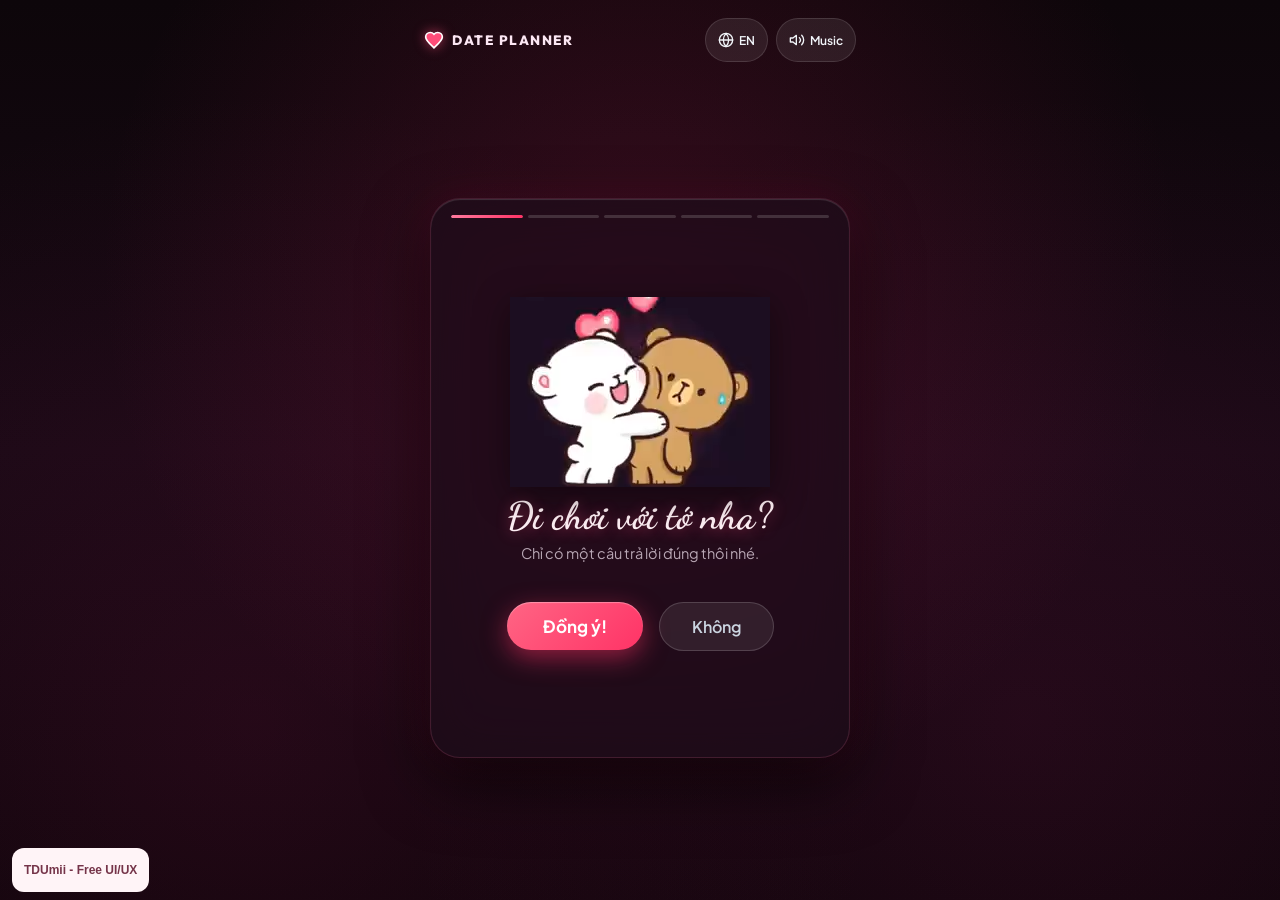
<file: Valentine-Date/index.html>
<!DOCTYPE html>
<html lang="en">
<head>
  <meta charset="UTF-8">
  <meta name="viewport" content="width=device-width, initial-scale=1.0, viewport-fit=cover">
  <meta name="author" content="TDUmii">
  <meta name="description" content="Một trải nghiệm lên kèo hẹn hò năm bước với lựa chọn ngày, giờ, hoạt động và vé hẹn hò cá nhân hóa.">
  <title>Will You Go Out With Me? - Date Planner</title>

  <!-- Multi-Format Favicon -->
  <link rel="icon" type="image/svg+xml" href="favicon.svg">
  <link rel="icon" type="image/png" href="favicon.png">
  <link rel="shortcut icon" href="favicon.ico">

  <!-- Google Fonts: Romantic Script + Clean Modern Sans -->
  <link rel="preconnect" href="https://fonts.googleapis.com">
  <link rel="preconnect" href="https://fonts.gstatic.com" crossorigin>
  <link href="https://fonts.googleapis.com/css2?family=Dancing+Script:wght@600;700&family=Outfit:wght@400;500;600;700;800&family=Plus+Jakarta+Sans:wght@400;500;600;700&family=Playfair+Display:ital,wght@1,600;1,700&display=swap" rel="stylesheet">

  <link rel="stylesheet" href="style.css">
</head>
<body>

  <!-- Romantic Ambient Background Glow & Floating Hearts -->
  <div class="ambient-glow"></div>
  <div class="hearts-container" id="heartsContainer"></div>

  <!-- Main Website Shell -->
  <div class="app-shell">

    <!-- Top Modern Navigation Bar -->
    <header class="app-header">
      <div class="brand-badge">
        <svg class="brand-heart-icon" viewBox="0 0 24 24" width="20" height="20" fill="none" stroke="currentColor" stroke-width="2">
          <path d="M12 21.35l-1.45-1.32C5.4 15.36 2 12.28 2 8.5 2 5.42 4.42 3 7.5 3c1.74 0 3.41.81 4.5 2.09C13.09 3.81 14.76 3 16.5 3 19.58 3 22 5.42 22 8.5c0 3.78-3.4 6.86-8.55 11.54L12 21.35z" fill="#ff4d79"/>
        </svg>
        <span class="brand-text">DATE PLANNER</span>
      </div>

      <div class="header-actions">
        <!-- Language Switcher Button -->
        <button type="button" id="langToggle" class="btn-header" title="Switch Language" aria-label="Đổi ngôn ngữ" aria-pressed="false">
          <svg class="header-icon" viewBox="0 0 24 24" width="16" height="16" fill="none" stroke="currentColor" stroke-width="2" stroke-linecap="round" stroke-linejoin="round">
            <circle cx="12" cy="12" r="10"></circle>
            <line x1="2" y1="12" x2="22" y2="12"></line>
            <path d="M12 2a15.3 15.3 0 0 1 4 10 15.3 15.3 0 0 1-4 10 15.3 15.3 0 0 1-4-10 15.3 15.3 0 0 1 4-10z"></path>
          </svg>
          <span id="langText">VI</span>
        </button>

        <!-- Sound & Music Toggle -->
        <button type="button" id="soundToggle" class="btn-header btn-sound" title="Toggle Music" aria-label="Bật hoặc tắt nhạc" aria-pressed="false">
          <svg class="sound-on" viewBox="0 0 24 24" width="16" height="16" fill="none" stroke="currentColor" stroke-width="2" stroke-linecap="round" stroke-linejoin="round">
            <polygon points="11 5 6 9 2 9 2 15 6 15 11 19 11 5"></polygon>
            <path d="M15.54 8.46a5 5 0 0 1 0 7.07"></path>
            <path d="M19.07 4.93a10 10 0 0 1 0 14.14"></path>
          </svg>
          <svg class="sound-off" viewBox="0 0 24 24" width="16" height="16" fill="none" stroke="currentColor" stroke-width="2" stroke-linecap="round" stroke-linejoin="round">
            <polygon points="11 5 6 9 2 9 2 15 6 15 11 19 11 5"></polygon>
            <line x1="23" y1="9" x2="17" y2="15"></line>
            <line x1="17" y1="9" x2="23" y2="15"></line>
          </svg>
          <span id="soundText">Music</span>
        </button>
      </div>
    </header>

    <!-- Main Card Container -->
    <main class="story-wrapper">
      <div class="story-card" id="storyCard">

        <!-- Instagram/TikTok Style 5-Segment Story Progress Bars -->
        <div class="story-progress-bar">
          <div class="bar-segment"><div class="bar-fill" id="bar1"></div></div>
          <div class="bar-segment"><div class="bar-fill" id="bar2"></div></div>
          <div class="bar-segment"><div class="bar-fill" id="bar3"></div></div>
          <div class="bar-segment"><div class="bar-fill" id="bar4"></div></div>
          <div class="bar-segment"><div class="bar-fill" id="bar5"></div></div>
        </div>

        <!-- Back Button (Shown on steps 2 to 5) -->
        <button type="button" class="btn-back" id="btnBack" aria-label="Go Back" disabled aria-hidden="true">
          <svg viewBox="0 0 24 24" width="18" height="18" fill="none" stroke="currentColor" stroke-width="2.2" stroke-linecap="round" stroke-linejoin="round">
            <line x1="19" y1="12" x2="5" y2="12"></line>
            <polyline points="12 19 5 12 12 5"></polyline>
          </svg>
          <span data-i18n="btn_back">back</span>
        </button>

        <!-- ===================================================================
             STEP 1: The Impossible Question (Will you go out with me?)
             =================================================================== -->
        <section class="step-view active" id="step1">
          <div class="step-inner">
            <div class="char-illustration-box">
              <img src="assets/step1_hug.png" alt="Milk & Mocha Hug" width="260" height="190" class="char-img hug-anim">
            </div>

            <h1 class="step-title cursive-heading" data-i18n="s1_title">Will you go out with me?</h1>
            <p class="step-subtitle" data-i18n="s1_subtitle">There is only one right answer.</p>

            <div class="button-arena" id="buttonArena">
              <button type="button" class="btn-yes" id="btnYes" data-i18n="btn_yes">Yes!</button>
              <button type="button" class="btn-no" id="btnNo" data-i18n="btn_no">No</button>
            </div>
          </div>

          <!-- Joyful Overlay when Yes is pressed -->
          <div class="yaas-overlay" id="yaasOverlay">
            <h2 class="yaas-text">YAAS!</h2>
            <img src="assets/step1_yaas.png" alt="Dancing bear" width="260" height="210" class="yaas-img">
          </div>
        </section>

        <!-- ===================================================================
             STEP 2: When are you free? (Date & Time Selection)
             =================================================================== -->
        <section class="step-view" id="step2">
          <div class="step-inner">
            <div class="char-illustration-box mini">
              <img src="assets/step2_heart.png" alt="Bear in heart" width="220" height="160" class="char-img float-anim">
            </div>

            <h2 class="step-title cursive-heading" data-i18n="s2_title">Yay! When are you free?</h2>

            <!-- Day Choice Grid (6 options) -->
            <div class="choices-grid day-grid" id="dayGrid">
              <button type="button" class="choice-card day-card" data-day-index="0" aria-pressed="false">
                <span class="choice-title" data-i18n="opt_today">Today</span>
                <span class="choice-sub" id="labelDay0">Aug 6</span>
              </button>
              <button type="button" class="choice-card day-card" data-day-index="1" aria-pressed="false">
                <span class="choice-title" data-i18n="opt_tomorrow">Tomorrow</span>
                <span class="choice-sub" id="labelDay1">Aug 7</span>
              </button>
              <button type="button" class="choice-card day-card selected" data-day-index="2" aria-pressed="true">
                <span class="choice-title" id="labelDayName2">Sat</span>
                <span class="choice-sub" id="labelDay2">Aug 8</span>
              </button>
              <button type="button" class="choice-card day-card" data-day-index="3" aria-pressed="false">
                <span class="choice-title" id="labelDayName3">Sun</span>
                <span class="choice-sub" id="labelDay3">Aug 9</span>
              </button>
              <button type="button" class="choice-card day-card" data-day-index="4" aria-pressed="false">
                <span class="choice-title" id="labelDayName4">Mon</span>
                <span class="choice-sub" id="labelDay4">Aug 10</span>
              </button>
              <button type="button" class="choice-card day-card" data-day-index="5" aria-pressed="false">
                <span class="choice-title" data-i18n="opt_surprise">Surprise me</span>
                <span class="choice-sub" data-i18n="opt_surprise_sub">you choose</span>
              </button>
            </div>

            <!-- Time Choice Grid (Appears below day choice) -->
            <div class="time-sub-section" id="timeSection">
              <p class="section-divider-text" data-i18n="and_around">and around...</p>

              <div class="choices-grid time-grid" id="timeGrid">
                <button type="button" class="choice-card time-card" data-time-key="morning" aria-pressed="false">
                  <svg class="card-icon" viewBox="0 0 24 24" width="22" height="22" fill="none" stroke="currentColor" stroke-width="2" stroke-linecap="round" stroke-linejoin="round">
                    <path d="M12 2v4M4.93 4.93l2.83 2.83M2 12h4M4.93 19.07l2.83-2.83M12 18a6 6 0 1 0 0-12 6 6 0 0 0 0 12z"></path>
                  </svg>
                  <span class="choice-title" data-i18n="time_morning">Morning</span>
                  <span class="choice-sub">10:30</span>
                </button>

                <button type="button" class="choice-card time-card" data-time-key="afternoon" aria-pressed="false">
                  <svg class="card-icon" viewBox="0 0 24 24" width="22" height="22" fill="none" stroke="currentColor" stroke-width="2" stroke-linecap="round" stroke-linejoin="round">
                    <circle cx="12" cy="12" r="5"></circle>
                    <line x1="12" y1="1" x2="12" y2="3"></line>
                    <line x1="12" y1="21" x2="12" y2="23"></line>
                    <line x1="4.22" y1="4.22" x2="5.64" y2="5.64"></line>
                    <line x1="18.36" y1="18.36" x2="19.78" y2="19.78"></line>
                    <line x1="1" y1="12" x2="3" y2="12"></line>
                    <line x1="21" y1="12" x2="23" y2="12"></line>
                    <line x1="4.22" y1="19.78" x2="5.64" y2="18.36"></line>
                    <line x1="18.36" y1="5.64" x2="19.78" y2="4.22"></line>
                  </svg>
                  <span class="choice-title" data-i18n="time_afternoon">Afternoon</span>
                  <span class="choice-sub">3:00</span>
                </button>

                <button type="button" class="choice-card time-card selected" data-time-key="evening" aria-pressed="true">
                  <svg class="card-icon" viewBox="0 0 24 24" width="22" height="22" fill="none" stroke="currentColor" stroke-width="2" stroke-linecap="round" stroke-linejoin="round">
                    <path d="M17 18a5 5 0 0 0-10 0"></path>
                    <line x1="12" y1="2" x2="12" y2="9"></line>
                    <line x1="4.22" y1="10.22" x2="5.64" y2="11.64"></line>
                    <line x1="1" y1="18" x2="3" y2="18"></line>
                    <line x1="21" y1="18" x2="23" y2="18"></line>
                    <line x1="18.36" y1="11.64" x2="19.78" y2="10.22"></line>
                    <line x1="23" y1="22" x2="1" y2="22"></line>
                  </svg>
                  <span class="choice-title" data-i18n="time_evening">Evening</span>
                  <span class="choice-sub">7:00</span>
                </button>

                <button type="button" class="choice-card time-card" data-time-key="night" aria-pressed="false">
                  <svg class="card-icon" viewBox="0 0 24 24" width="22" height="22" fill="none" stroke="currentColor" stroke-width="2" stroke-linecap="round" stroke-linejoin="round">
                    <path d="M21 12.79A9 9 0 1 1 11.21 3 7 7 0 0 0 21 12.79z"></path>
                  </svg>
                  <span class="choice-title" data-i18n="time_night">Late night</span>
                  <span class="choice-sub">9:30</span>
                </button>
              </div>
            </div>
          </div>
        </section>

        <!-- ===================================================================
             STEP 3: And where are we going? (Main Activity)
             =================================================================== -->
        <section class="step-view" id="step3">
          <div class="step-inner">
            <div class="char-illustration-box mini">
              <img src="assets/step3_pillow.png" alt="Bear hugging pillow" width="200" height="180" class="char-img pulse-anim">
            </div>

            <h2 class="step-title cursive-heading" data-i18n="s3_title">And where are we going?</h2>

            <div class="choices-grid activity-grid" id="activityGrid">
              <!-- Coffee -->
              <button type="button" class="choice-card activity-card selected" data-activity-key="coffee" aria-pressed="true">
                <svg class="card-icon lg" viewBox="0 0 24 24" width="28" height="28" fill="none" stroke="currentColor" stroke-width="2" stroke-linecap="round" stroke-linejoin="round">
                  <path d="M18 8h1a4 4 0 0 1 0 8h-1"></path>
                  <path d="M2 8h16v9a4 4 0 0 1-4 4H6a4 4 0 0 1-4-4V8z"></path>
                  <line x1="6" y1="1" x2="6" y2="4"></line>
                  <line x1="10" y1="1" x2="10" y2="4"></line>
                  <line x1="14" y1="1" x2="14" y2="4"></line>
                </svg>
                <span class="choice-title" data-i18n="act_coffee">Coffee</span>
                <span class="choice-sub" data-i18n="act_coffee_sub">the good little place</span>
              </button>

              <!-- Dinner -->
              <button type="button" class="choice-card activity-card" data-activity-key="dinner" aria-pressed="false">
                <svg class="card-icon lg" viewBox="0 0 24 24" width="28" height="28" fill="none" stroke="currentColor" stroke-width="2" stroke-linecap="round" stroke-linejoin="round">
                  <path d="M18 8V6a2 2 0 0 0-2-2H8a2 2 0 0 0-2 2v2"></path>
                  <path d="M2 14h20"></path>
                  <path d="M20 14a8 8 0 0 1-16 0"></path>
                  <line x1="12" y1="4" x2="12" y2="2"></line>
                </svg>
                <span class="choice-title" data-i18n="act_dinner">Dinner</span>
                <span class="choice-sub" data-i18n="act_dinner_sub">somewhere with candles</span>
              </button>

              <!-- Movie night -->
              <button type="button" class="choice-card activity-card" data-activity-key="movie" aria-pressed="false">
                <svg class="card-icon lg" viewBox="0 0 24 24" width="28" height="28" fill="none" stroke="currentColor" stroke-width="2" stroke-linecap="round" stroke-linejoin="round">
                  <rect x="2" y="2" width="20" height="20" rx="2.18" ry="2.18"></rect>
                  <line x1="7" y1="2" x2="7" y2="22"></line>
                  <line x1="17" y1="2" x2="17" y2="22"></line>
                  <line x1="2" y1="12" x2="22" y2="12"></line>
                  <line x1="2" y1="7" x2="7" y2="7"></line>
                  <line x1="2" y1="17" x2="7" y2="17"></line>
                  <line x1="17" y1="17" x2="22" y2="17"></line>
                  <line x1="17" y1="7" x2="22" y2="7"></line>
                </svg>
                <span class="choice-title" data-i18n="act_movie">Movie night</span>
                <span class="choice-sub" data-i18n="act_movie_sub">you pick, I'll allow it</span>
              </button>

              <!-- A long walk -->
              <button type="button" class="choice-card activity-card" data-activity-key="walk" aria-pressed="false">
                <svg class="card-icon lg" viewBox="0 0 24 24" width="28" height="28" fill="none" stroke="currentColor" stroke-width="2" stroke-linecap="round" stroke-linejoin="round">
                  <path d="M13 4v16M17 4v16M7 4h10M7 20h10M4 9h16M4 15h16"></path>
                </svg>
                <span class="choice-title" data-i18n="act_walk">A long walk</span>
                <span class="choice-sub" data-i18n="act_walk_sub">until it gets cold</span>
              </button>
            </div>
          </div>
        </section>

        <!-- ===================================================================
             STEP 4: And then? (Second Destination / After-plan)
             =================================================================== -->
        <section class="step-view" id="step4">
          <div class="step-inner">
            <div class="char-illustration-box mini">
              <img src="assets/step4_tissue.png" alt="Bear wiping tears" width="240" height="170" class="char-img gently-bob">
            </div>

            <h2 class="step-title cursive-heading" data-i18n="s4_title">And then?</h2>

            <div class="choices-grid activity-grid" id="afterGrid">
              <!-- Dessert -->
              <button type="button" class="choice-card activity-card" data-after-key="dessert" aria-pressed="false">
                <svg class="card-icon lg" viewBox="0 0 24 24" width="28" height="28" fill="none" stroke="currentColor" stroke-width="2" stroke-linecap="round" stroke-linejoin="round">
                  <path d="M12 2a3 3 0 0 0-3 3c0 2 3 4 3 4s3-2 3-4a3 3 0 0 0-3-3z"></path>
                  <path d="M4 11h16a2 2 0 0 1 2 2v6a2 2 0 0 1-2 2H4a2 2 0 0 1-2-2v-6a2 2 0 0 1 2-2z"></path>
                </svg>
                <span class="choice-title" data-i18n="aft_dessert">Dessert</span>
                <span class="choice-sub" data-i18n="aft_dessert_sub">obviously</span>
              </button>

              <!-- Stargazing -->
              <button type="button" class="choice-card activity-card selected" data-after-key="stargazing" aria-pressed="true">
                <svg class="card-icon lg" viewBox="0 0 24 24" width="28" height="28" fill="none" stroke="currentColor" stroke-width="2" stroke-linecap="round" stroke-linejoin="round">
                  <polygon points="12 2 15.09 8.26 22 9.27 17 14.14 18.18 21.02 12 17.77 5.82 21.02 7 14.14 2 9.27 8.91 8.26 12 2"></polygon>
                </svg>
                <span class="choice-title" data-i18n="aft_stargazing">Stargazing</span>
                <span class="choice-sub" data-i18n="aft_stargazing_sub">if it stays clear</span>
              </button>

              <!-- A drive -->
              <button type="button" class="choice-card activity-card" data-after-key="drive" aria-pressed="false">
                <svg class="card-icon lg" viewBox="0 0 24 24" width="28" height="28" fill="none" stroke="currentColor" stroke-width="2" stroke-linecap="round" stroke-linejoin="round">
                  <rect x="1" y="5" width="22" height="14" rx="7" ry="7"></rect>
                  <circle cx="7" cy="12" r="3"></circle>
                  <circle cx="17" cy="12" r="3"></circle>
                </svg>
                <span class="choice-title" data-i18n="aft_drive">A drive</span>
                <span class="choice-sub" data-i18n="aft_drive_sub">windows down</span>
              </button>

              <!-- Not going home -->
              <button type="button" class="choice-card activity-card" data-after-key="stay" aria-pressed="false">
                <svg class="card-icon lg" viewBox="0 0 24 24" width="28" height="28" fill="none" stroke="currentColor" stroke-width="2" stroke-linecap="round" stroke-linejoin="round">
                  <path d="M3 9l9-7 9 7v11a2 2 0 0 1-2 2H5a2 2 0 0 1-2-2z"></path>
                  <polyline points="9 22 9 12 15 12 15 22"></polyline>
                </svg>
                <span class="choice-title" data-i18n="aft_home">Not going home</span>
                <span class="choice-sub" data-i18n="aft_home_sub">not yet, anyway</span>
              </button>
            </div>
          </div>
        </section>

        <!-- ===================================================================
             STEP 5: It's a date! (Date Pass Ticket & Calendar Sync)
             =================================================================== -->
        <section class="step-view" id="step5">
          <div class="step-inner">
            <h2 class="step-title cursive-heading big-cursive" data-i18n="s5_title">It's a date!</h2>

            <!-- The Date Pass Boarding Ticket -->
            <div class="date-pass-ticket">

              <!-- Left Stub: Admit Two -->
              <div class="ticket-stub">
                <div class="stub-img-wrap">
                  <img src="assets/step5_admit.png" alt="Admit Two" width="120" height="120" class="stub-img">
                </div>
                <div class="stamp-saved" id="ticketStamp">SAVED</div>
              </div>

              <!-- Perforation Separation Line with Semi-Circle Notches -->
              <div class="ticket-perforation">
                <span class="notch notch-top"></span>
                <span class="dashed-line"></span>
                <span class="notch notch-bottom"></span>
              </div>

              <!-- Right Body: Details of the Date -->
              <div class="ticket-body">
                <div class="ticket-badge" data-i18n="date_pass">DATE PASS</div>

                <div class="ticket-row">
                  <span class="field-label" data-i18n="lbl_when">WHEN</span>
                  <span class="field-val highlight" id="ticketWhen">Saturday, Aug 8</span>
                </div>

                <div class="ticket-row">
                  <span class="field-label" data-i18n="lbl_time">TIME</span>
                  <span class="field-val" id="ticketTime">Evening · 7:00 pm</span>
                </div>

                <div class="ticket-row">
                  <span class="field-label" data-i18n="lbl_where">WHERE</span>
                  <span class="field-val highlight" id="ticketWhere">Coffee</span>
                </div>

                <div class="ticket-row">
                  <span class="field-label" data-i18n="lbl_bring">BRING</span>
                  <span class="field-val" id="ticketBring" data-i18n="val_flowers">Flowers</span>
                </div>

                <div class="ticket-row">
                  <span class="field-label" data-i18n="lbl_then">THEN</span>
                  <span class="field-val highlight" id="ticketThen">Stargazing</span>
                </div>
              </div>
            </div>

            <!-- Live Countdown Timer -->
            <div class="countdown-bar">
              <span class="countdown-label" data-i18n="starts_in">STARTS IN</span>
              <span class="countdown-time" id="countdownTimer">0D 00:00:00</span>
            </div>

            <!-- Action Buttons: Add to Calendar & Share -->
            <div class="ticket-actions">
              <button type="button" class="btn-cal" id="btnAddToCalendar">
                <svg class="btn-cal-icon" viewBox="0 0 24 24" width="17" height="17" fill="none" stroke="currentColor" stroke-width="2" stroke-linecap="round" stroke-linejoin="round">
                  <rect x="3" y="4" width="18" height="18" rx="2" ry="2"></rect>
                  <line x1="16" y1="2" x2="16" y2="6"></line>
                  <line x1="8" y1="2" x2="8" y2="6"></line>
                  <line x1="3" y1="10" x2="21" y2="10"></line>
                </svg>
                <span id="btnCalText" data-i18n="add_calendar">Add to calendar</span>
              </button>

              <button type="button" class="btn-share" id="btnShare">
                <svg viewBox="0 0 24 24" width="16" height="16" fill="none" stroke="currentColor" stroke-width="2" stroke-linecap="round" stroke-linejoin="round">
                  <circle cx="18" cy="5" r="3"></circle>
                  <circle cx="6" cy="12" r="3"></circle>
                  <circle cx="18" cy="19" r="3"></circle>
                  <line x1="8.59" y1="13.51" x2="15.42" y2="17.49"></line>
                  <line x1="15.41" y1="6.51" x2="8.59" y2="10.49"></line>
                </svg>
                <span data-i18n="btn_share">Share</span>
              </button>
            </div>

            <!-- Calendar Options Dropdown (ICS file / Google Calendar / Apple Calendar) -->
            <div class="cal-options-modal" id="calModal" role="dialog" aria-modal="true" aria-labelledby="modalMonth" aria-hidden="true">
              <div class="modal-card">
                <div class="modal-header">
                  <p class="modal-subtitle" data-i18n="adding_to_cal">ADDING TO YOUR CALENDAR</p>
                  <h3 class="modal-month cursive-heading" id="modalMonth">August 2026</h3>
                </div>

                <!-- Mini Month Calendar Preview -->
                <div class="calendar-preview" id="calendarPreviewGrid"></div>

                <p class="modal-confirm-text">
                  <span data-i18n="modal_its_in">It's in.</span>
                  <strong id="modalDateSummary" class="highlight">Saturday, Aug 8, 7:00 pm.</strong><br>
                  <span data-i18n="modal_counting">I'll be counting down with you.</span>
                </p>

                <div class="modal-links">
                  <button type="button" class="btn-cal-choice" id="btnDownloadIcs">
                    <svg viewBox="0 0 24 24" width="16" height="16" fill="none" stroke="currentColor" stroke-width="2"><path d="M21 15v4a2 2 0 0 1-2 2H5a2 2 0 0 1-2-2v-4"></path><polyline points="7 10 12 15 17 10"></polyline><line x1="12" y1="15" x2="12" y2="3"></line></svg>
                    <span>Download .ics file</span>
                  </button>
                  <a href="#" target="_blank" rel="noopener noreferrer" class="btn-cal-choice" id="btnGoogleCal">
                    <svg viewBox="0 0 24 24" width="16" height="16" fill="none" stroke="currentColor" stroke-width="2"><circle cx="12" cy="12" r="10"></circle><path d="M12 6v6l4 2"></path></svg>
                    <span>Google Calendar</span>
                  </a>
                </div>

                <button type="button" class="btn-modal-close" id="btnConfirmDate" data-i18n="btn_see_you">See you there</button>
              </div>
            </div>

          </div>
        </section>

      </div>
    </main>

    <!-- Interactive Toast Message -->
    <div class="toast-pill" id="toastPill">
      <span id="toastMsg" data-i18n="saved_toast">Saved - see you then 💖</span>
    </div>

  </div>

  <!-- Background Audio Element -->
  <audio id="bgAudio" src="assets/audio.mp3" preload="auto" loop></audio>

  <a class="personal-credit" href="https://github.com/TDUmii/free-ui-ux-gallery">TDUmii - Free UI/UX</a>
  <script src="script.js"></script>
</body>
</html>
</file>
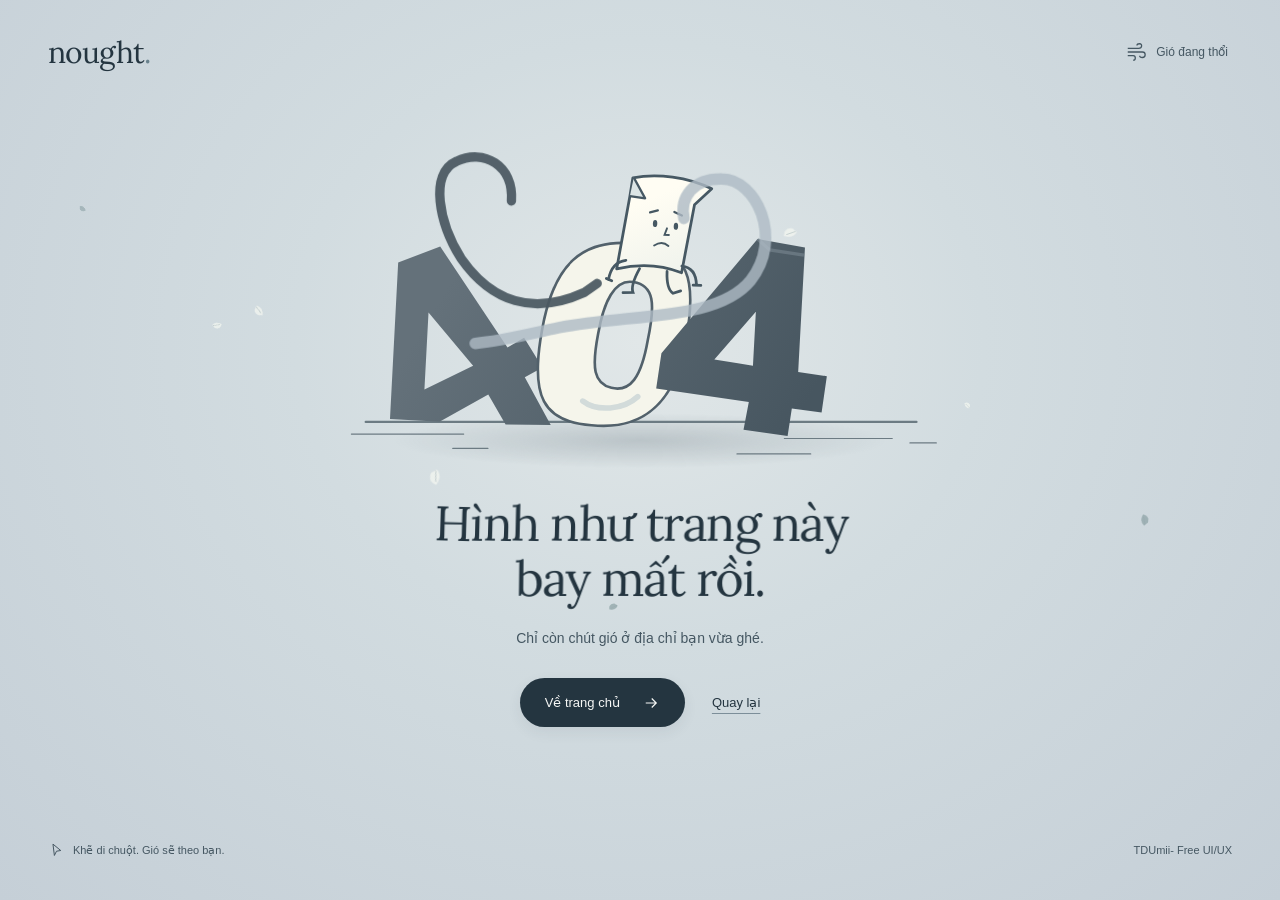
<file: Wind-404/index.html>
<!doctype html>
<html lang="vi">
<head>
  <meta charset="utf-8">
  <meta name="viewport" content="width=device-width, initial-scale=1">
  <meta name="author" content="TDUmii">
  <meta name="theme-color" content="#cbd5db">
  <meta name="description" content="Một trang 404 lạc trong gió. Minh họa và chữ chuyển động cùng những cơn gió bạn tạo ra.">
  <title>Lạc trong gió - 404</title>
  <link rel="icon" href="assets/favicon.svg" type="image/svg+xml">
  <link rel="stylesheet" href="css/style.css">
  <script src="js/wind.js" defer></script>
</head>
<body>
<!-- DIRECTION: User-approved wind-swept 404, blue-gray paper, restrained hand-drawn illustration.
FIRST VIEWPORT: A large 404 with a stranded paper character above a serif Vietnamese heading; generous negative space.
INTERACTION: Two thick wind ribbons draw across the illustration, curl, then erase tail-first and drift out. Delayed wind history bends letters in sequence.
BOUNDARIES: Standalone vanilla HTML/CSS/JS example. Keyboard, touch and reduced motion retain navigation.
FINISH: Desktop/mobile visual review, functional navigation and motion checks; document only Wind-404. -->
  <header class="masthead">
    <a class="wordmark" href="home.html" aria-label="Nought - về trang chủ">nought<span class="wordmark-dot">.</span></a>
    <button class="motion-toggle" type="button" aria-pressed="false" aria-label="Tạm dừng chuyển động">
      <svg viewBox="0 0 24 24" fill="none" aria-hidden="true"><path d="M3 8h12c4 0 4-5 1-5-2 0-3 1-3 2M3 12h16c4 0 4 6 0 6-2 0-3-1-3-2M3 16h6c3 0 3 5 0 5"/></svg>
      <span>Gió đang thổi</span>
    </button>
  </header>
  <main class="error-page">
    <div class="artwork" role="img" aria-label="404. Một mẩu giấy nhỏ ngồi trên số không, những luồng gió nhẹ bay ngang qua.">
      <svg class="scene" viewBox="65 25 590 340" fill="none" aria-hidden="true">
        <defs><linearGradient id="ink" x1="200" y1="160" x2="490" y2="330" gradientUnits="userSpaceOnUse"><stop stop-color="#64717a"/><stop offset="1" stop-color="#475660"/></linearGradient><linearGradient id="paper" x1="350" y1="115" x2="401" y2="219" gradientUnits="userSpaceOnUse"><stop stop-color="#fffdf3"/><stop offset="1" stop-color="#e7ede9"/></linearGradient><radialGradient id="shadow"><stop stop-color="#455662" stop-opacity=".22"/><stop offset="1" stop-color="#455662" stop-opacity="0"/></radialGradient></defs>
        <ellipse cx="360" cy="327" rx="224" ry="25" fill="url(#shadow)"/>
        <g class="ground" stroke="#6c7b83" stroke-linecap="round"><path d="M111 310h500" stroke-width="2"/><path d="M98 321h102m-10 13h32m269-9h98m-74 14h-67m157-10h24"/></g>
        <g class="number number-left"><path d="M177 151 139 166 133 308 178 310 222 285 238 312 279 312 255 269 271 260 254 233 239 242 177 151ZM167 211 208 259 164 281 167 211Z" fill="url(#ink)"/></g>
        <g class="number number-zero"><path d="M363 149c-57-9-82 20-92 78-11 60 1 83 45 86 48 5 77-22 86-79 10-55 1-79-39-85Zm-9 34c19 3 20 20 13 53-6 34-16 47-33 43-16-4-18-18-12-49 5-29 15-50 32-47Z" fill="#f5f5eb" stroke="#52616b" stroke-width="2.4"/><path d="M308 291c13 10 37 8 50-4" stroke="#d2dbda" stroke-width="5" stroke-linecap="round"/></g>
        <g class="number number-right"><path d="m511 152-43-8-88 103-5 32 84 13-5 25 40 6 4-25 27 4 5-33-26-4 7-113Zm-45 58-3 49-35-6 38-43Z" fill="url(#ink)"/><path d="m468 144 11 10 31 5" stroke="#829099" stroke-width="3" opacity=".5"/></g>
        <g class="character">
          <g class="paper-body">
            <path d="M349 89c22-5 50-2 72 8l-15 15-9 62c-19-7-40-7-59-2l9-66 2-17Z" fill="url(#paper)" stroke="#465863" stroke-width="2.5" stroke-linejoin="round"/>
            <path class="paper-corner" d="m349 89 12 18-14-1" fill="#dce5e5" stroke="#465863" stroke-width="2" stroke-linejoin="round"/>
            <path d="m366 120 7-2m15 1 7 3" stroke="#465863" stroke-width="2" stroke-linecap="round"/>
            <g class="eyes" fill="#465863"><ellipse cx="371" cy="130" rx="2" ry="3.2"/><ellipse cx="390" cy="132" rx="2" ry="3.2"/></g>
            <path d="m382 134-2 6h4m-13 10q7-5 13 0" stroke="#465863" stroke-width="1.7" stroke-linecap="round"/>
            <path d="M346 164q-13 2-15 18m-2-1 5 2m63-15q13 1 14 17m-3 0h7" stroke="#465863" stroke-width="2.5" stroke-linecap="round"/>
          </g>
          <path class="leg leg-left" d="M359 171q-7 16-4 22l-9 1" stroke="#465863" stroke-width="2.5" stroke-linecap="round"/>
          <path class="leg leg-right" d="M384 173q-1 16 5 20l7-2" stroke="#465863" stroke-width="2.5" stroke-linecap="round"/>
        </g>
      </svg>
    </div>
    <div class="copy">
      <h1 aria-label="Hình như trang này bay mất rồi."><span class="headline-line" aria-hidden="true">Hình như trang này</span><span class="headline-line" aria-hidden="true">bay mất rồi.</span></h1>
      <p>Chỉ còn chút gió ở địa chỉ bạn vừa ghé.</p>
      <nav class="actions" aria-label="Rời trang lỗi">
        <a class="home-link" href="home.html">Về trang chủ <svg viewBox="0 0 24 24" fill="none" aria-hidden="true"><path d="M5 12h14m-6-6 6 6-6 6"/></svg></a>
        <a class="back-link" href="home.html" id="go-back">Quay lại</a>
      </nav>
    </div>
    <div class="leaves" aria-hidden="true"></div>
  </main>
  <footer><span class="hint"><svg viewBox="0 0 24 24" fill="none" aria-hidden="true"><path d="m7 3 11 9-6 1-3 6-2-16Z"/></svg><span>Khẽ di chuột. Gió sẽ theo bạn.</span></span><a href="https://github.com/TDUmii/free-ui-ux-gallery">TDUmii <span>- Free UI/UX</span></a></footer>
</body>
</html>
</file>
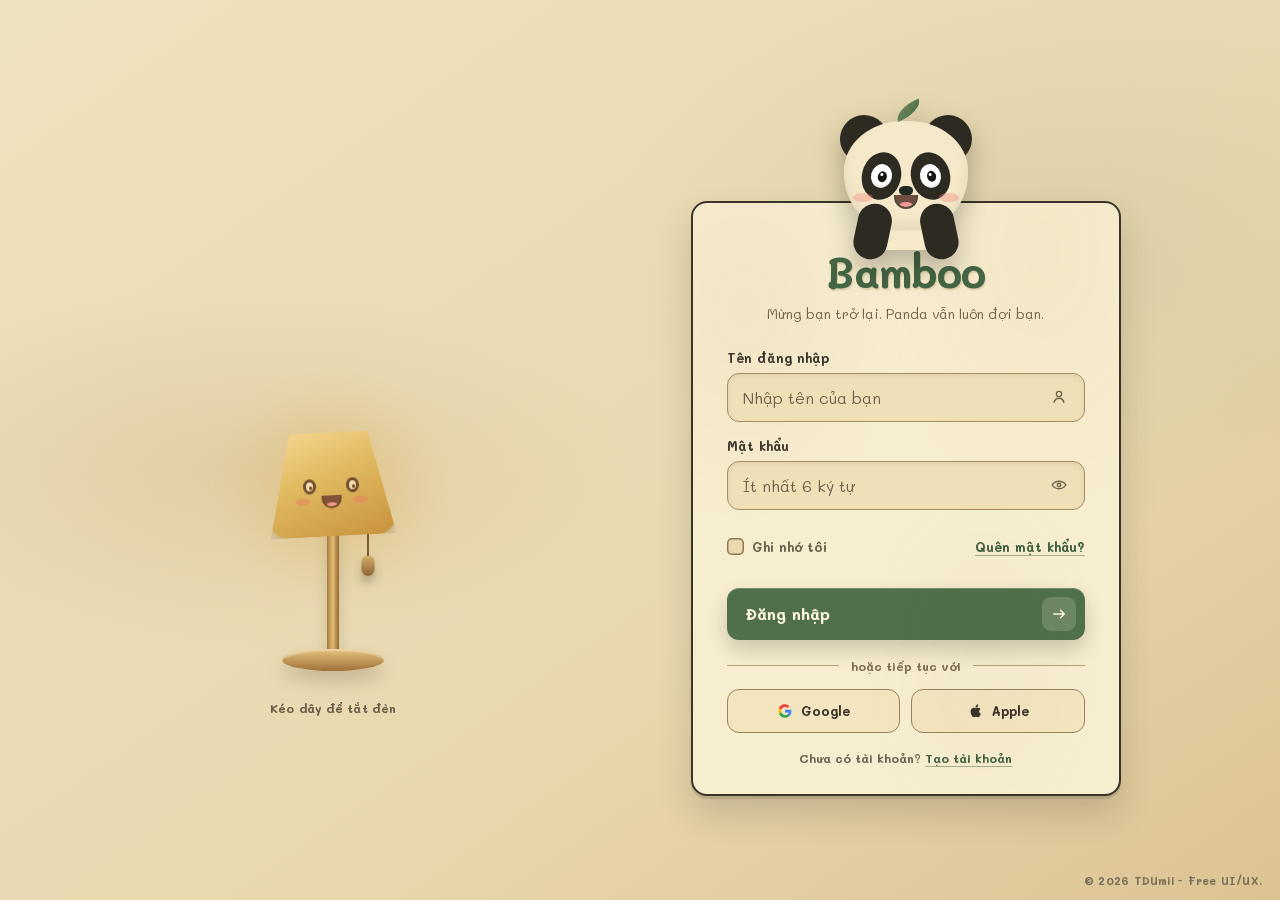
<file: BamBo-Login/dashboard.html>
<!doctype html>
<html lang="vi">
<head>
  <meta charset="UTF-8">
  <meta name="viewport" content="width=device-width, initial-scale=1.0">
  <meta name="description" content="Bamboo Studio - dashboard quản trị UI/UX tương tác.">
  <meta name="author" content="TDUmii">
  <meta name="theme-color" content="#f3ead0">
  <title>Bamboo Studio - Tổng quan</title>
  <link rel="icon" type="image/svg+xml" href="assets/icons/panda.svg">
  <link rel="stylesheet" href="css/dashboard.css?v=3">
</head>
<body>
  <a class="skip-link" href="#dashboardMain">Bỏ qua điều hướng</a>
  <svg class="icon-sprite" aria-hidden="true">
    <symbol id="i-grid" viewBox="0 0 24 24"><rect x="3" y="3" width="7" height="7" rx="2"></rect><rect x="14" y="3" width="7" height="7" rx="2"></rect><rect x="3" y="14" width="7" height="7" rx="2"></rect><rect x="14" y="14" width="7" height="7" rx="2"></rect></symbol>
    <symbol id="i-folder" viewBox="0 0 24 24"><path d="M3 7.5h7l2-2h9v13H3z"></path></symbol>
    <symbol id="i-check" viewBox="0 0 24 24"><path d="m5 12 4 4 10-10"></path></symbol>
    <symbol id="i-users" viewBox="0 0 24 24"><circle cx="9" cy="8" r="3"></circle><path d="M3.5 19c.5-4 2.3-6 5.5-6s5 2 5.5 6M15 5.5a3 3 0 0 1 0 5.8M15.5 14c2.8.2 4.4 1.9 5 5"></path></symbol>
    <symbol id="i-library" viewBox="0 0 24 24"><path d="M4 4h5v16H4zM10.5 4h4v16h-4zM16 5l3.8-1 3.2 15-3.8 1z"></path></symbol>
    <symbol id="i-settings" viewBox="0 0 24 24"><circle cx="12" cy="12" r="3"></circle><path d="M19 13.5v-3l-2-.7-.8-1.9.9-1.9L15 4l-1.8.9-2-.8L10.5 2h-3L6.8 4.1l-2 .8L3 4 1 6l.9 1.9-.8 2L-1 10.5v3l2.1.7.8 2L1 18l2 2 1.8-.9 2 .8.7 2.1h3l.7-2.1 2-.8 1.8.9 2.1-2-.9-1.8.8-2z" transform="translate(2.5 0) scale(.78)"></path></symbol>
    <symbol id="i-search" viewBox="0 0 24 24"><circle cx="10.5" cy="10.5" r="6.5"></circle><path d="m15.5 15.5 5 5"></path></symbol>
    <symbol id="i-bell" viewBox="0 0 24 24"><path d="M5 17h14l-1.5-2V10a5.5 5.5 0 0 0-11 0v5zM10 20h4"></path></symbol>
    <symbol id="i-plus" viewBox="0 0 24 24"><path d="M12 5v14M5 12h14"></path></symbol>
    <symbol id="i-arrow" viewBox="0 0 24 24"><path d="M5 12h14M14 7l5 5-5 5"></path></symbol>
    <symbol id="i-menu" viewBox="0 0 24 24"><path d="M4 7h16M4 12h16M4 17h16"></path></symbol>
    <symbol id="i-close" viewBox="0 0 24 24"><path d="m6 6 12 12M18 6 6 18"></path></symbol>
    <symbol id="i-logout" viewBox="0 0 24 24"><path d="M10 4H4v16h6M14 8l4 4-4 4M8 12h10"></path></symbol>
    <symbol id="i-spark" viewBox="0 0 24 24"><path d="m12 3 1.5 4.7L18 9l-4.5 1.3L12 15l-1.5-4.7L6 9l4.5-1.3zM19 15l.8 2.2L22 18l-2.2.8L19 21l-.8-2.2L16 18l2.2-.8z"></path></symbol>
    <symbol id="i-more" viewBox="0 0 24 24"><circle cx="5" cy="12" r="1"></circle><circle cx="12" cy="12" r="1"></circle><circle cx="19" cy="12" r="1"></circle></symbol>
    <symbol id="i-edit" viewBox="0 0 24 24"><path d="M4 20h4l11-11-4-4L4 16zM13.5 6.5l4 4"></path></symbol>
    <symbol id="i-archive" viewBox="0 0 24 24"><path d="M4 7h16v13H4zM3 3h18v4H3zM9 11h6"></path></symbol>
    <symbol id="i-mail" viewBox="0 0 24 24"><path d="M3 5h18v14H3zM3 6l9 7 9-7"></path></symbol>
    <symbol id="i-heart" viewBox="0 0 24 24"><path d="M20.8 5.8a5.2 5.2 0 0 0-7.4 0L12 7.2l-1.4-1.4a5.2 5.2 0 1 0-7.4 7.4L12 22l8.8-8.8a5.2 5.2 0 0 0 0-7.4Z"></path></symbol>
    <symbol id="i-copy" viewBox="0 0 24 24"><rect x="8" y="8" width="12" height="12" rx="2"></rect><path d="M16 8V4H4v12h4"></path></symbol>
    <symbol id="i-clock" viewBox="0 0 24 24"><circle cx="12" cy="12" r="9"></circle><path d="M12 7v5l3 2"></path></symbol>
    <symbol id="i-eye" viewBox="0 0 24 24"><path d="M2.8 12s3.3-5 9.2-5 9.2 5 9.2 5-3.3 5-9.2 5-9.2-5-9.2-5Z"></path><circle cx="12" cy="12" r="2.3"></circle></symbol>
  </svg>

  <div class="dashboard-shell">
    <aside class="sidebar" id="sidebar" aria-label="Điều hướng chính">
      <div class="sidebar-head">
        <a class="brand-lockup" href="dashboard.html" aria-label="Bamboo Studio - Trang tổng quan">
          <span class="brand-mark"><img src="assets/icons/panda.svg" alt="" width="34" height="34"></span>
          <span><strong>Bamboo</strong><small>creative studio</small></span>
        </a>
        <button class="icon-button sidebar-close" id="sidebarClose" type="button" aria-label="Đóng menu"><svg><use href="#i-close"></use></svg></button>
      </div>

      <nav class="main-nav" aria-label="Khu vực làm việc">
        <p class="nav-label">Không gian làm việc</p>
        <button class="nav-item is-active" type="button" data-view="overview"><svg><use href="#i-grid"></use></svg><span>Tổng quan</span></button>
        <button class="nav-item" type="button" data-view="projects"><svg><use href="#i-folder"></use></svg><span>Dự án</span><span class="nav-count" id="projectNavCount">8</span></button>
        <button class="nav-item" type="button" data-view="reviews"><svg><use href="#i-check"></use></svg><span>Hàng chờ duyệt</span><span class="nav-count alert" id="reviewNavCount">5</span></button>
        <button class="nav-item" type="button" data-view="members"><svg><use href="#i-users"></use></svg><span>Thành viên</span></button>
        <button class="nav-item" type="button" data-view="library"><svg><use href="#i-library"></use></svg><span>Thư viện UI</span></button>
        <p class="nav-label nav-label-secondary">Hệ thống</p>
        <button class="nav-item" type="button" data-view="settings"><svg><use href="#i-settings"></use></svg><span>Cài đặt</span></button>
      </nav>

      <div class="sidebar-note">
        <div class="mini-panda" aria-hidden="true"><span class="mini-ear left"></span><span class="mini-ear right"></span><span class="mini-face"><i></i><i></i><b></b></span></div>
        <strong>Nhịp làm việc ổn định</strong>
        <p>Team đã hoàn thành 82% mục tiêu tuần.</p>
        <button type="button" data-action="weekly">Xem báo cáo <svg><use href="#i-arrow"></use></svg></button>
      </div>

      <div class="account-row">
        <span class="avatar">AD</span>
        <span><strong>Admin</strong><small>Quản trị viên</small></span>
        <button class="icon-button" id="logoutButton" type="button" aria-label="Đăng xuất"><svg><use href="#i-logout"></use></svg></button>
      </div>
    </aside>

    <div class="sidebar-scrim" id="sidebarScrim"></div>

    <main class="workspace" id="dashboardMain" tabindex="-1">
      <header class="topbar">
        <button class="icon-button menu-button" id="menuButton" type="button" aria-label="Mở menu" aria-expanded="false" aria-controls="sidebar"><svg><use href="#i-menu"></use></svg></button>
        <label class="search-box" for="globalSearch">
          <svg aria-hidden="true"><use href="#i-search"></use></svg>
          <input id="globalSearch" type="search" placeholder="Tìm dự án, thành viên..." autocomplete="off">
          <kbd>Ctrl K</kbd>
        </label>
        <div class="top-actions">
          <span class="demo-chip">Dữ liệu mẫu</span>
          <button class="icon-button notification-button" id="notificationButton" type="button" aria-label="Thông báo, có 3 thông báo mới" aria-expanded="false">
            <svg><use href="#i-bell"></use></svg><span></span>
          </button>
          <button class="primary-button" type="button" data-action="new-project"><svg><use href="#i-plus"></use></svg>Tạo dự án</button>
        </div>
        <div class="notification-panel" id="notificationPanel" hidden>
          <div><strong>Thông báo</strong><button type="button" data-action="read-all">Đánh dấu đã đọc</button></div>
          <p><span class="notice-dot"></span><b>Lan Anh</b> vừa gửi “Pet Care Mobile” để duyệt.</p>
          <p><span class="notice-dot"></span>Bộ UI Kit mới đã được xuất bản.</p>
          <p><span class="notice-dot"></span>Weekly Sprint đạt 82% tiến độ.</p>
        </div>
      </header>

      <div class="dashboard-content">
        <section class="view-panel is-active" id="view-overview" data-view-panel="overview">
        <section class="welcome-row" aria-labelledby="pageTitle">
          <div>
            <h1 id="pageTitle">Chào buổi sáng, Admin.</h1>
            <p>Đây là nhịp làm việc của Bamboo Studio hôm nay.</p>
          </div>
          <div class="date-filter" role="group" aria-label="Khoảng thời gian">
            <button type="button" data-range="7">7 ngày</button>
            <button class="is-selected" type="button" data-range="30">30 ngày</button>
            <button type="button" data-range="90">90 ngày</button>
          </div>
        </section>

        <section class="metric-strip" aria-label="Chỉ số tổng quan">
          <article class="metric-block">
            <div class="metric-head"><span>Dự án đang chạy</span><span class="trend up">+2 tháng này</span></div>
            <strong data-metric="projects">8</strong>
            <p>3 dự án cần phản hồi hôm nay</p>
          </article>
          <article class="metric-block">
            <div class="metric-head"><span>Chờ phê duyệt</span><span class="trend warm">Cần chú ý</span></div>
            <strong data-metric="reviews">5</strong>
            <p>2 mục đã quá 24 giờ</p>
          </article>
          <article class="metric-block">
            <div class="metric-head"><span>Đã hoàn thành</span><span class="trend up">+18%</span></div>
            <strong data-metric="completed">24</strong>
            <p>So với 30 ngày trước</p>
          </article>
          <article class="metric-block metric-focus">
            <div class="metric-head"><span>Điểm chất lượng</span><svg aria-hidden="true"><use href="#i-spark"></use></svg></div>
            <strong data-metric="quality">92<span>/100</span></strong>
            <p>Khả dụng, nhất quán và dễ tiếp cận</p>
          </article>
        </section>

        <div class="dashboard-grid">
          <section class="progress-panel" aria-labelledby="progressTitle">
            <div class="section-heading">
              <div><h2 id="progressTitle">Tiến độ thiết kế</h2><p>Số màn hình hoàn thành theo tuần</p></div>
              <span class="legend"><i></i>Màn hình đã duyệt</span>
            </div>
            <div class="chart-wrap">
              <svg class="progress-chart" viewBox="0 0 760 250" role="img" aria-labelledby="chartTitle chartDesc" preserveAspectRatio="none">
                <title id="chartTitle">Biểu đồ tiến độ thiết kế trong 6 tuần</title>
                <desc id="chartDesc">Tiến độ tăng từ 12 màn hình tuần 1 lên 31 màn hình tuần 6.</desc>
                <g class="grid-lines"><path d="M48 28H738M48 86H738M48 144H738M48 202H738"></path></g>
                <path class="area" d="M48 180 C105 176 130 154 186 159 S285 113 324 126 S414 94 462 101 S550 48 600 68 S686 38 738 45 L738 202 L48 202Z"></path>
                <path class="line" d="M48 180 C105 176 130 154 186 159 S285 113 324 126 S414 94 462 101 S550 48 600 68 S686 38 738 45"></path>
                <g class="chart-points">
                  <circle cx="48" cy="180" r="5" data-value="12"></circle><circle cx="186" cy="159" r="5" data-value="15"></circle><circle cx="324" cy="126" r="5" data-value="20"></circle><circle cx="462" cy="101" r="5" data-value="24"></circle><circle cx="600" cy="68" r="5" data-value="28"></circle><circle cx="738" cy="45" r="5" data-value="31"></circle>
                </g>
              </svg>
              <div class="chart-axis" aria-hidden="true"><span>Tuần 1</span><span>Tuần 2</span><span>Tuần 3</span><span>Tuần 4</span><span>Tuần 5</span><span>Tuần 6</span></div>
              <output class="chart-tooltip" id="chartTooltip" hidden></output>
            </div>
          </section>

          <aside class="focus-panel" aria-labelledby="focusTitle">
            <div class="section-heading"><div><h2 id="focusTitle">Cần bạn duyệt</h2><p>Ưu tiên trong hôm nay</p></div><span class="queue-count">5</span></div>
            <div class="review-list">
              <button type="button" class="review-item" data-review="Pet Care Mobile">
                <span class="review-thumb coral">PC</span><span><strong>Pet Care Mobile</strong><small>Luồng đặt lịch · 8 màn hình</small></span><svg><use href="#i-arrow"></use></svg>
              </button>
              <button type="button" class="review-item" data-review="Finly Dashboard">
                <span class="review-thumb green">FD</span><span><strong>Finly Dashboard</strong><small>Biểu đồ doanh thu · 4 màn hình</small></span><svg><use href="#i-arrow"></use></svg>
              </button>
              <button type="button" class="review-item" data-review="Travel Buddy">
                <span class="review-thumb gold">TB</span><span><strong>Travel Buddy</strong><small>Prototype vòng 2 · 12 màn hình</small></span><svg><use href="#i-arrow"></use></svg>
              </button>
            </div>
            <button class="text-button" type="button" data-action="all-reviews">Xem toàn bộ hàng chờ <svg><use href="#i-arrow"></use></svg></button>
          </aside>
        </div>

        <section class="projects-section" aria-labelledby="projectTitle">
          <div class="section-heading project-heading">
            <div><h2 id="projectTitle">Dự án gần đây</h2><p>Những nơi team đang dành nhiều thời gian nhất</p></div>
            <div class="project-controls">
              <label><span class="sr-only">Lọc trạng thái dự án</span><select id="statusFilter"><option value="all">Tất cả trạng thái</option><option value="review">Đang duyệt</option><option value="progress">Đang thiết kế</option><option value="done">Hoàn thành</option></select></label>
              <button class="secondary-button" type="button" data-action="all-projects">Xem tất cả</button>
            </div>
          </div>
          <div class="project-table-wrap">
            <table class="project-table">
              <caption class="sr-only">Danh sách dự án gần đây của Bamboo Studio</caption>
              <thead><tr><th scope="col">Dự án</th><th scope="col">Nhóm</th><th scope="col">Tiến độ</th><th scope="col">Trạng thái</th><th scope="col">Cập nhật</th><th scope="col"><span class="sr-only">Tác vụ</span></th></tr></thead>
              <tbody id="projectRows">
                <tr data-status="review" data-search="pet care mobile minh lan anh"><td><span class="project-icon coral"><svg><use href="#i-folder"></use></svg></span><span><strong>Pet Care Mobile</strong><small>Ứng dụng di động</small></span></td><td><span class="avatar-stack"><i>MA</i><i>LA</i><b>+2</b></span></td><td><span class="progress-value"><i style="--value: 78%"></i></span><b class="percent">78%</b></td><td><span class="status review">Đang duyệt</span></td><td>12 phút trước</td><td><button class="icon-button row-menu" type="button" aria-label="Tác vụ cho Pet Care Mobile"><svg><use href="#i-more"></use></svg></button></td></tr>
                <tr data-status="progress" data-search="finly dashboard quy thao"><td><span class="project-icon green"><svg><use href="#i-grid"></use></svg></span><span><strong>Finly Dashboard</strong><small>Web dashboard</small></span></td><td><span class="avatar-stack"><i>QT</i><i>HN</i></span></td><td><span class="progress-value"><i style="--value: 54%"></i></span><b class="percent">54%</b></td><td><span class="status progress">Đang thiết kế</span></td><td>1 giờ trước</td><td><button class="icon-button row-menu" type="button" aria-label="Tác vụ cho Finly Dashboard"><svg><use href="#i-more"></use></svg></button></td></tr>
                <tr data-status="done" data-search="mori coffee website yen binh"><td><span class="project-icon gold"><svg><use href="#i-library"></use></svg></span><span><strong>Mori Coffee</strong><small>Website thương hiệu</small></span></td><td><span class="avatar-stack"><i>YB</i><i>DL</i><b>+1</b></span></td><td><span class="progress-value"><i style="--value: 100%"></i></span><b class="percent">100%</b></td><td><span class="status done">Hoàn thành</span></td><td>Hôm qua</td><td><button class="icon-button row-menu" type="button" aria-label="Tác vụ cho Mori Coffee"><svg><use href="#i-more"></use></svg></button></td></tr>
                <tr data-status="progress" data-search="travel buddy linh an"><td><span class="project-icon blue"><svg><use href="#i-folder"></use></svg></span><span><strong>Travel Buddy</strong><small>Thiết kế sản phẩm</small></span></td><td><span class="avatar-stack"><i>LN</i><i>AT</i></span></td><td><span class="progress-value"><i style="--value: 63%"></i></span><b class="percent">63%</b></td><td><span class="status progress">Đang thiết kế</span></td><td>Hôm qua</td><td><button class="icon-button row-menu" type="button" aria-label="Tác vụ cho Travel Buddy"><svg><use href="#i-more"></use></svg></button></td></tr>
              </tbody>
            </table>
            <p class="empty-projects" id="emptyProjects" hidden>Không tìm thấy dự án phù hợp. Thử từ khóa hoặc trạng thái khác nhé.</p>
          </div>
        </section>
        </section>

        <section class="view-panel" id="view-projects" data-view-panel="projects" hidden>
          <div class="view-page-head">
            <div><h1>Dự án</h1><p>Quản lý toàn bộ sản phẩm mà team đang thiết kế.</p></div>
            <button class="primary-button" type="button" data-action="new-project"><svg><use href="#i-plus"></use></svg>Tạo dự án</button>
          </div>
          <div class="view-toolbar">
            <div class="segmented-filter" id="projectViewFilters" role="group" aria-label="Lọc dự án">
              <button class="is-selected" type="button" data-project-filter="all">Tất cả</button>
              <button type="button" data-project-filter="progress">Đang thiết kế</button>
              <button type="button" data-project-filter="review">Đang duyệt</button>
              <button type="button" data-project-filter="done">Hoàn thành</button>
            </div>
            <span class="result-count" id="projectResultCount"></span>
          </div>
          <div class="project-catalog" id="projectCatalog"></div>
          <div class="friendly-empty" id="projectCatalogEmpty" hidden><img class="empty-panda" src="assets/icons/panda.svg" alt="" width="54" height="54"><h2>Chưa tìm thấy dự án</h2><p>Đổi bộ lọc hoặc tạo một dự án mới để bắt đầu.</p><button class="secondary-button" type="button" data-action="new-project">Tạo dự án đầu tiên</button></div>
        </section>

        <section class="view-panel" id="view-reviews" data-view-panel="reviews" hidden>
          <div class="view-page-head"><div><h1>Hàng chờ duyệt</h1><p>Ra quyết định rõ ràng để team tiếp tục mà không bị nghẽn.</p></div><span class="page-stat"><b id="pendingReviewCount">0</b> đang chờ</span></div>
          <div class="review-board" id="reviewBoard"></div>
          <div class="friendly-empty" id="reviewBoardEmpty" hidden><span class="success-seal"><svg><use href="#i-check"></use></svg></span><h2>Hàng chờ đã sạch</h2><p>Mọi thiết kế hiện đã có quyết định. Panda có thể nghỉ một chút rồi.</p></div>
          <section class="activity-log" aria-labelledby="activityTitle"><div class="section-heading"><div><h2 id="activityTitle">Hoạt động gần đây</h2><p>Lịch sử quyết định và thay đổi trong workspace.</p></div></div><div id="activityLog"></div></section>
        </section>

        <section class="view-panel" id="view-members" data-view-panel="members" hidden>
          <div class="view-page-head"><div><h1>Thành viên</h1><p>Phân công vai trò và theo dõi sức tải của đội ngũ.</p></div><button class="primary-button" type="button" data-action="new-member"><svg><use href="#i-plus"></use></svg>Thêm thành viên</button></div>
          <div class="team-summary" id="teamSummary"></div>
          <div class="member-grid" id="memberGrid"></div>
        </section>

        <section class="view-panel" id="view-library" data-view-panel="library" hidden>
          <div class="view-page-head"><div><h1>Thư viện UI</h1><p>Các pattern và token dùng chung cho mọi dự án Bamboo.</p></div><span class="page-stat"><b id="favoriteCount">0</b> đã lưu</span></div>
          <div class="view-toolbar">
            <div class="segmented-filter" id="libraryFilters" role="group" aria-label="Lọc thư viện UI">
              <button class="is-selected" type="button" data-library-filter="all">Tất cả</button>
              <button type="button" data-library-filter="Form">Form</button>
              <button type="button" data-library-filter="Navigation">Điều hướng</button>
              <button type="button" data-library-filter="Feedback">Phản hồi</button>
              <button type="button" data-library-filter="Data">Dữ liệu</button>
            </div>
          </div>
          <div class="library-grid" id="libraryGrid"></div>
          <div class="friendly-empty" id="libraryEmpty" hidden><h2>Không có component phù hợp</h2><p>Thử một nhóm khác hoặc xóa từ khóa tìm kiếm.</p></div>
        </section>

        <section class="view-panel" id="view-settings" data-view-panel="settings" hidden>
          <div class="view-page-head"><div><h1>Cài đặt</h1><p>Tùy chỉnh không gian demo trên thiết bị này.</p></div><span class="saved-indicator" id="savedIndicator"><svg><use href="#i-check"></use></svg>Đã lưu cục bộ</span></div>
          <form class="settings-layout" id="settingsForm">
            <section class="settings-group" aria-labelledby="appearanceTitle"><div><h2 id="appearanceTitle">Giao diện</h2><p>Điều chỉnh mật độ hiển thị cho cách bạn làm việc.</p></div><label class="setting-field"><span><strong>Mật độ nội dung</strong><small>Thoáng hoặc gọn hơn trên màn hình lớn.</small></span><select name="density"><option value="comfortable">Thoải mái</option><option value="compact">Gọn</option></select></label></section>
            <section class="settings-group" aria-labelledby="notifyTitle"><div><h2 id="notifyTitle">Thông báo</h2><p>Chọn những cập nhật cần được chú ý trong bản demo.</p></div><label class="switch-row"><span><strong>Thiết kế chờ duyệt</strong><small>Hiện thông báo khi có bản thiết kế mới.</small></span><input type="checkbox" name="reviewNotifications"><i aria-hidden="true"></i></label><label class="switch-row"><span><strong>Báo cáo tuần</strong><small>Nhắc khi báo cáo tiến độ đã sẵn sàng.</small></span><input type="checkbox" name="weeklyReport"><i aria-hidden="true"></i></label><label class="switch-row"><span><strong>Âm thanh phản hồi</strong><small>Phát âm báo cho thao tác quan trọng.</small></span><input type="checkbox" name="soundFeedback"><i aria-hidden="true"></i></label></section>
            <section class="settings-group danger-zone" aria-labelledby="dataTitle"><div><h2 id="dataTitle">Dữ liệu demo</h2><p>Khôi phục toàn bộ dự án, lượt duyệt và cài đặt về trạng thái ban đầu.</p></div><button class="danger-button" id="resetDemoButton" type="button"><svg><use href="#i-archive"></use></svg>Khôi phục dữ liệu mẫu</button></section>
          </form>
        </section>
      </div>
    </main>
  </div>

  <div class="dialog-backdrop" id="dialogBackdrop" hidden>
    <section class="quick-dialog" role="dialog" aria-modal="true" aria-labelledby="dialogTitle">
      <button class="icon-button dialog-close" id="dialogClose" type="button" aria-label="Đóng hộp thoại"><svg><use href="#i-close"></use></svg></button>
      <span class="dialog-mark"><svg><use href="#i-spark"></use></svg></span>
      <h2 id="dialogTitle">Tạo dự án mới</h2>
      <p>Đặt một cái tên ngắn gọn để team bắt đầu không gian thiết kế.</p>
      <label for="projectName">Tên dự án</label>
      <input id="projectName" type="text" placeholder="Ví dụ: Bamboo Mobile App" maxlength="60" aria-describedby="projectDialogError">
      <div class="dialog-field-row">
        <label>Loại sản phẩm<select id="projectType"><option>Ứng dụng di động</option><option>Web dashboard</option><option>Website thương hiệu</option><option>Design system</option></select></label>
        <label>Phụ trách<select id="projectOwner"></select></label>
      </div>
      <p class="dialog-error" id="projectDialogError" role="alert"></p>
      <div class="dialog-actions"><button class="secondary-button" id="dialogCancel" type="button">Hủy</button><button class="primary-button" id="dialogCreate" type="button">Tạo dự án</button></div>
    </section>
  </div>

  <div class="dialog-backdrop" id="memberDialogBackdrop" hidden>
    <section class="quick-dialog" role="dialog" aria-modal="true" aria-labelledby="memberDialogTitle">
      <button class="icon-button dialog-close" id="memberDialogClose" type="button" aria-label="Đóng hộp thoại"><svg><use href="#i-close"></use></svg></button>
      <span class="dialog-mark"><svg><use href="#i-users"></use></svg></span>
      <h2 id="memberDialogTitle">Thêm thành viên</h2>
      <p>Thành viên sẽ được thêm vào không gian demo trên thiết bị này.</p>
      <label for="memberName">Họ và tên</label><input id="memberName" type="text" placeholder="Ví dụ: Minh Anh" maxlength="50" aria-describedby="memberDialogError">
      <label for="memberEmail">Email</label><input id="memberEmail" type="email" placeholder="minhanh@example.com" maxlength="100" aria-describedby="memberDialogError">
      <label for="memberRole">Vai trò</label><select id="memberRole"><option>Product Designer</option><option>UX Researcher</option><option>UI Designer</option><option>Design Lead</option></select>
      <p class="dialog-error" id="memberDialogError" role="alert"></p>
      <div class="dialog-actions"><button class="secondary-button" id="memberDialogCancel" type="button">Hủy</button><button class="primary-button" id="memberDialogCreate" type="button">Thêm vào team</button></div>
    </section>
  </div>

  <aside class="detail-drawer" id="projectDrawer" role="dialog" aria-modal="true" aria-labelledby="drawerTitle" aria-hidden="true" inert>
    <div class="drawer-head"><div><span>Chi tiết dự án</span><h2 id="drawerTitle">Dự án</h2></div><button class="icon-button" id="drawerClose" type="button" aria-label="Đóng chi tiết"><svg><use href="#i-close"></use></svg></button></div>
    <form id="projectEditForm">
      <label for="drawerProjectName">Tên dự án</label><input id="drawerProjectName" name="name" type="text" maxlength="60" required>
      <label for="drawerProjectType">Loại sản phẩm</label><select id="drawerProjectType" name="type"><option>Ứng dụng di động</option><option>Web dashboard</option><option>Website thương hiệu</option><option>Design system</option></select>
      <label for="drawerProjectStatus">Trạng thái</label><select id="drawerProjectStatus" name="status"><option value="progress">Đang thiết kế</option><option value="review">Đang duyệt</option><option value="done">Hoàn thành</option></select>
      <label for="drawerProjectProgress">Tiến độ <output id="drawerProgressOutput">0%</output></label><input id="drawerProjectProgress" name="progress" type="range" min="0" max="100" step="1">
      <div class="drawer-meta" id="drawerProjectMeta"></div>
      <button class="primary-button drawer-save" type="submit">Lưu thay đổi</button>
      <button class="danger-button drawer-archive" id="archiveProjectButton" type="button"><svg><use href="#i-archive"></use></svg>Lưu trữ dự án</button>
    </form>
  </aside>
  <div class="drawer-scrim" id="drawerScrim"></div>

  <div class="toast" id="dashboardToast" role="status" aria-live="polite"></div>
  <script src="js/dashboard-data.js?v=3" defer></script>
  <script src="js/dashboard.js?v=3" defer></script>
</body>
</html>
</file>
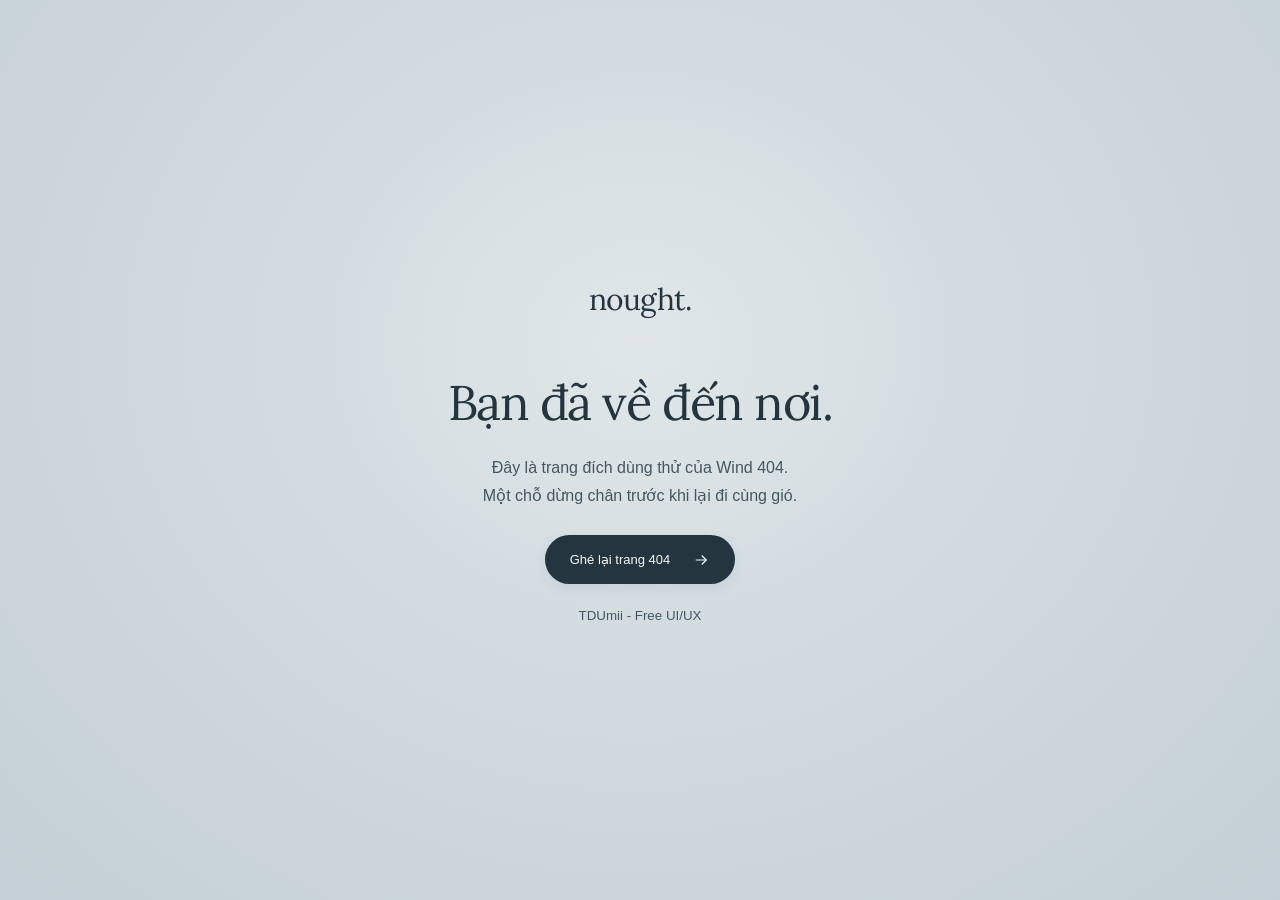
<file: Wind-404/home.html>
<!doctype html>
<html lang="vi"><head><meta charset="utf-8"><meta name="viewport" content="width=device-width,initial-scale=1"><meta name="author" content="TDUmii"><meta name="description" content="Trang đích dùng thử của Wind 404, một trạm dừng chân yên tĩnh giữa những cơn gió."><title>Nought - Trạm dừng chân</title><link rel="icon" href="assets/favicon.svg"><link rel="stylesheet" href="css/style.css"></head>
<body class="home-page"><a class="wordmark" href="home.html">nought.</a><h1>Bạn đã về đến nơi.</h1><p>Đây là trang đích dùng thử của Wind 404.<br>Một chỗ dừng chân trước khi lại đi cùng gió.</p><a class="home-link" href="index.html">Ghé lại trang 404 <svg viewBox="0 0 24 24" fill="none" aria-hidden="true"><path d="M5 12h14m-6-6 6 6-6 6"/></svg></a><small>TDUmii - Free UI/UX</small></body></html>
</file>
<file: BamBo-Login/css/base.css>
@import url("https://fonts.googleapis.com/css2?family=Mali:wght@500;600;700&family=Nunito:wght@500;600;700;800&display=swap");

:root {
  color-scheme: light;
  --night: #e9d8ae;
  --night-soft: #dec79a;
  --panel: #f7edcf;
  --panel-deep: #ecddb7;
  --field: #efe0b8;
  --text: #2d2a22;
  --muted: #6d624f;
  --mint: #4f704a;
  --mint-strong: #3f6040;
  --mint-ink: #f9efd3;
  --danger: #9f4238;
  --warm: #ffd493;
  --warm-deep: #eba95f;
  --shadow: rgba(82, 61, 35, .24);
  --ease-out: cubic-bezier(.16, 1, .3, 1);
}

* { box-sizing: border-box; }

html {
  min-width: 320px;
  background: var(--night);
}

body {
  min-height: 100vh;
  margin: 0;
  overflow-x: hidden;
  color: var(--text);
  font-family: "Mali", "Nunito", sans-serif;
  background:
    radial-gradient(ellipse at 18% 52%, rgba(152, 108, 51, .13), transparent 27%),
    radial-gradient(ellipse at 82% 28%, rgba(78, 107, 67, .09), transparent 30%),
    linear-gradient(145deg, #efe2be 0%, var(--night) 62%, #dcc394 100%);
  accent-color: var(--mint-strong);
}

body::before {
  content: "";
  position: fixed;
  inset: 0;
  z-index: 0;
  pointer-events: none;
  opacity: 0;
  background:
    radial-gradient(ellipse at 27% 54%, rgba(59, 48, 34, .16), transparent 24%),
    rgba(48, 39, 28, .68);
  transition: opacity .46s ease;
}

body.lamp-off::before { opacity: 1; }

body::after {
  content: "";
  position: fixed;
  inset: 0;
  z-index: -1;
  pointer-events: none;
  opacity: .33;
  background-image:
    radial-gradient(circle at 16% 18%, rgba(85, 61, 34, .22) 0 1px, transparent 1.6px),
    radial-gradient(circle at 84% 72%, rgba(255, 249, 221, .34) 0 1px, transparent 1.6px),
    radial-gradient(circle at 62% 12%, rgba(94, 68, 39, .14) 0 1px, transparent 1.5px);
  background-size: 150px 150px, 210px 210px, 270px 270px;
}

::selection { color: var(--mint-ink); background: var(--mint); }

button, input { font: inherit; }
button, a, input, label {
  -webkit-tap-highlight-color: transparent;
  touch-action: manipulation;
}

.scene {
  position: relative;
  z-index: 1;
  isolation: isolate;
  width: min(1120px, calc(100% - 40px));
  min-height: 100svh;
  margin: 0 auto;
  display: grid;
  grid-template-columns: minmax(240px, .84fr) minmax(360px, 1fr);
  align-items: center;
  gap: clamp(48px, 8vw, 132px);
  padding: 56px clamp(8px, 3vw, 40px);
}
</file>
<file: BamBo-Login/css/lamp.css>
.lamp-zone {
  position: relative;
  height: min(520px, 68vh);
  min-height: 410px;
  display: grid;
  place-items: end center;
}

.login-card { transition: filter .46s ease; }

body.lamp-off .login-card { filter: brightness(.46) saturate(.68); }

.lamp {
  position: relative;
  z-index: 2;
  width: 230px;
  height: 330px;
  animation: lamp-arrive .9s var(--ease-out) both;
}

.lamp-aura {
  position: absolute;
  left: 7px;
  top: 9px;
  width: 216px;
  height: 198px;
  border-radius: 50%;
  background: radial-gradient(ellipse at center, rgba(255, 215, 153, .34), rgba(255, 199, 111, .13) 46%, transparent 73%);
  filter: blur(12px);
  transition: opacity .42s ease;
}

body.lamp-off .lamp-aura { opacity: .03; }

.shade {
  position: absolute;
  left: 52px;
  top: 52px;
  z-index: 4;
  width: 126px;
  height: 104px;
  clip-path: polygon(19% 0, 81% 0, 100% 100%, 0 100%);
  border-radius: 12px 12px 18px 18px;
  background: linear-gradient(160deg, #ffe0a4 4%, var(--warm) 42%, var(--warm-deep) 100%);
  filter: drop-shadow(0 14px 13px rgba(19, 12, 4, .28));
  transform: rotate(-3deg);
  transform-origin: 54% 88%;
  transition: filter .32s ease, transform .38s var(--ease-out);
  pointer-events: none;
}

body.lamp-off .shade {
  transition-duration: .52s, .38s;
  filter: brightness(.46) saturate(.55) drop-shadow(0 12px 12px rgba(0,0,0,.28));
  transform: rotate(0);
}

.lamp-face { transition: opacity .3s ease; }
body.lamp-off .lamp-face { opacity: .72; }

.lamp-eye {
  position: absolute;
  top: 46px;
  width: 13px;
  height: 15px;
  border: 3px solid #734d2e;
  border-radius: 50%;
  background: rgba(255, 246, 220, .64);
  transform-origin: center;
  transition: transform .28s var(--ease-out), background .28s ease;
}

.lamp-eye::after {
  content: "";
  position: absolute;
  left: 3px;
  top: 4px;
  width: 3px;
  height: 4px;
  border-radius: 50%;
  background: #734d2e;
  transition: opacity .18s ease;
}

body.lamp-off .lamp-eye {
  transform: scaleY(.12);
  background: transparent;
}

body.lamp-off .lamp-eye::after { opacity: 0; }

.lamp-eye.left { left: 35px; }
.lamp-eye.right { right: 35px; }

.lamp-cheek {
  position: absolute;
  top: 65px;
  width: 15px;
  height: 7px;
  border-radius: 50%;
  background: rgba(240, 116, 103, .38);
}

.lamp-cheek.left { left: 27px; }
.lamp-cheek.right { right: 27px; }

.lamp-mouth {
  position: absolute;
  left: 50%;
  top: 63px;
  width: 20px;
  height: 13px;
  transform: translateX(-50%);
  overflow: hidden;
  border: 2px solid #734d2e;
  border-top: 0;
  border-radius: 0 0 16px 16px;
  background: #835338;
  transform-origin: center;
  transition: transform .3s var(--ease-out);
}

.lamp-mouth::after {
  content: "";
  position: absolute;
  left: 50%;
  bottom: -2px;
  width: 12px;
  height: 6px;
  transform: translateX(-50%);
  border-radius: 50%;
  background: #f49a88;
}

body.lamp-off .lamp-mouth {
  transform: translateX(-50%) rotate(180deg) scale(.72);
  background: transparent;
}

body.lamp-off .lamp-mouth::after { opacity: 0; }

.lamp-zzz {
  position: absolute;
  left: 165px;
  top: 24px;
  z-index: 7;
  width: 58px;
  height: 58px;
  pointer-events: none;
  opacity: 0;
  color: #f2c982;
  font-family: "Mali", "Nunito", sans-serif;
  font-weight: 700;
  filter: drop-shadow(0 5px 6px rgba(0,0,0,.24));
  transition: opacity .24s ease;
}

.lamp-zzz span {
  position: absolute;
  opacity: 0;
  animation: zzz-float 2.2s ease-in-out infinite;
}

.lamp-zzz span:nth-child(1) { left: 0; bottom: 0; font-size: 23px; animation-delay: 0s; }
.lamp-zzz span:nth-child(2) { left: 21px; bottom: 18px; font-size: 18px; animation-delay: .3s; }
.lamp-zzz span:nth-child(3) { left: 39px; bottom: 36px; font-size: 14px; animation-delay: .6s; }

body.lamp-off .lamp-zzz { opacity: 1; }

.stem {
  position: absolute;
  left: 109px;
  top: 144px;
  width: 12px;
  height: 132px;
  border-radius: 0 0 7px 7px;
  background: linear-gradient(90deg, #c99962, #ffe0aa 48%, #bb8750);
  box-shadow: 0 10px 18px rgba(0,0,0,.2);
}

.base {
  position: absolute;
  left: 64px;
  bottom: 39px;
  width: 102px;
  height: 22px;
  border-radius: 50%;
  background: linear-gradient(to bottom, #ffe2aa, #bd8954);
  box-shadow: 0 13px 22px rgba(0,0,0,.33), inset 0 2px 0 rgba(255,255,255,.35);
}

.lamp-switch {
  position: absolute;
  right: 58px;
  top: 104px;
  z-index: 3;
  width: 44px;
  height: 130px;
  padding: 0;
  border: 0;
  color: #caa46f;
  background: transparent;
  cursor: grab;
  touch-action: none;
}

.lamp-switch:active { cursor: grabbing; }

.cord {
  position: absolute;
  left: 50%;
  top: 0;
  width: 2px;
  height: 78px;
  transform: translateX(-50%) scaleY(1);
  transform-origin: 50% 0;
  border-radius: 2px;
  background: currentColor;
  will-change: transform;
}

.cord-handle {
  position: absolute;
  left: 50%;
  top: 72px;
  width: 13px;
  height: 20px;
  transform: translateX(-50%);
  border-radius: 9px 9px 11px 11px;
  background: linear-gradient(#e4bf87, #a87a46);
  box-shadow: 0 7px 10px rgba(0,0,0,.24);
  will-change: transform;
}

.stem, .base, .cord, .cord-handle { transition: filter .32s ease, opacity .32s ease; }

body.lamp-off .stem,
body.lamp-off .base,
body.lamp-off .cord,
body.lamp-off .cord-handle {
  filter: brightness(.42) saturate(.55);
  opacity: .72;
}

.login-zone::after {
  content: "";
  position: absolute;
  inset: 96px 0 0;
  z-index: 8;
  border-radius: 15px;
  background: rgba(3, 14, 9, .42);
  opacity: 0;
  pointer-events: none;
  transition: opacity .25s ease;
}

body.lamp-off .login-zone::after {
  opacity: 1;
  pointer-events: auto;
}

.form-lock {
  position: absolute;
  left: 50%;
  top: 54%;
  z-index: 9;
  width: min(290px, calc(100% - 48px));
  min-height: 112px;
  padding: 18px 20px;
  border: 1px solid rgba(146, 206, 175, .22);
  border-radius: 15px;
  color: #dff6e9;
  background: #10251a;
  box-shadow: 0 18px 42px rgba(0,0,0,.36);
  cursor: pointer;
  opacity: 0;
  pointer-events: none;
  transform: translate(-50%, -46%) scale(.96);
  transition: opacity .22s ease, transform .32s var(--ease-out);
}

body.lamp-off .form-lock {
  opacity: 1;
  pointer-events: auto;
  transform: translate(-50%, -50%) scale(1);
}

.form-lock svg {
  width: 24px;
  height: 24px;
  margin-bottom: 8px;
  color: #f0c986;
  fill: none;
  stroke: currentColor;
  stroke-width: 1.8;
  stroke-linecap: round;
  stroke-linejoin: round;
}

.form-lock strong,
.form-lock span { display: block; }
.form-lock strong { margin-bottom: 4px; font-size: 15px; }
.form-lock span { color: #9fbbaa; font-size: 12px; line-height: 1.5; }

body.lamp-off .login-card input:disabled,
body.lamp-off .login-card button:disabled { cursor: not-allowed; }

.lamp-hint {
  position: absolute;
  left: 50%;
  bottom: -6px;
  transform: translateX(-50%);
  width: max-content;
  margin: 0;
  color: #7f9a8c;
  font-size: 12px;
  font-weight: 700;
  letter-spacing: .01em;
}
</file>
<file: BamBo-Login/css/layout.css>
.login-zone {
  position: relative;
  width: min(100%, 430px);
  justify-self: center;
  padding-top: 96px;
  animation: card-arrive .9s .08s var(--ease-out) both;
}

.site-credit {
  position: fixed;
  right: 18px;
  bottom: 12px;
  z-index: 12;
  margin: 0;
  color: #665b48;
  font: 700 11px/1.4 "Mali", "Nunito", sans-serif;
  letter-spacing: .02em;
  opacity: .82;
}
</file>
<file: BamBo-Login/css/panda.css>
.panda {
  position: absolute;
  left: 50%;
  top: 0;
  z-index: 3;
  width: 184px;
  height: 146px;
  transform: translateX(-50%);
  filter: drop-shadow(0 13px 13px rgba(0,0,0,.25));
  transition: filter .46s ease;
}

body.lamp-off .panda:not(.is-covering):not(.is-peeking) {
  filter: brightness(.6) saturate(.7) drop-shadow(0 13px 13px rgba(0,0,0,.25));
}

.panda-ear {
  position: absolute;
  top: 10px;
  width: 48px;
  height: 48px;
  border-radius: 50%;
  background: #1f2824;
}

.panda-ear.left { left: 26px; transform: rotate(-12deg); }
.panda-ear.right { right: 26px; transform: rotate(12deg); }

.panda-head {
  position: absolute;
  left: 30px;
  top: 16px;
  width: 124px;
  height: 110px;
  border-radius: 48% 48% 44% 44% / 45% 45% 52% 52%;
  background: linear-gradient(145deg, #fffef7, #e9e5da);
  box-shadow: inset 0 -8px 12px rgba(112, 102, 88, .1);
}

.eye-patch {
  position: absolute;
  top: 31px;
  width: 39px;
  height: 48px;
  border-radius: 50%;
  background: #252d29;
}

.eye-patch::after {
  content: "";
  position: absolute;
  left: 9px;
  top: 16px;
  width: 21px;
  height: 11px;
  border-bottom: 3px solid #d8d0c2;
  border-radius: 0 0 18px 18px;
  opacity: 0;
  transform: translateY(-3px);
  transition: opacity .22s ease, transform .3s var(--ease-out);
}

.eye-patch.left { left: 18px; transform: rotate(15deg); }
.eye-patch.right { right: 18px; transform: rotate(-15deg); }

.eye {
  position: absolute;
  left: 9px;
  top: 12px;
  width: 21px;
  height: 24px;
  overflow: hidden;
  border-radius: 50%;
  background: #fff;
  box-shadow: inset 0 -2px 2px rgba(0,0,0,.09);
  transform-origin: center;
  transition: transform .14s ease, opacity .18s ease;
}

.pupil {
  position: absolute;
  left: 7px;
  top: 7px;
  width: 9px;
  height: 11px;
  border-radius: 50%;
  background: #151916;
  transition: opacity .14s ease, transform .12s ease-out;
}

.pupil::after {
  content: "";
  position: absolute;
  left: 2px;
  top: 2px;
  width: 3px;
  height: 3px;
  border-radius: 50%;
  background: #fff;
}

.blush {
  position: absolute;
  top: 72px;
  width: 20px;
  height: 9px;
  border-radius: 50%;
  background: rgba(246, 137, 126, .38);
}

.blush.left { left: 9px; }
.blush.right { right: 9px; }

.panda-nose {
  position: absolute;
  left: 55px;
  top: 65px;
  width: 14px;
  height: 10px;
  border-radius: 50% 50% 62% 62%;
  background: #222a26;
}

.panda-mouth {
  position: absolute;
  left: 50px;
  top: 74px;
  width: 24px;
  height: 14px;
  overflow: hidden;
  border: 2px solid #756c62;
  border-top: 0;
  border-radius: 0 0 18px 18px;
  background: #594d48;
  transform-origin: center;
  transition: transform .28s var(--ease-out), background .2s ease;
}

.panda-mouth::after {
  content: "";
  position: absolute;
  left: 50%;
  bottom: -2px;
  width: 14px;
  height: 7px;
  transform: translateX(-50%);
  border-radius: 50%;
  background: #ef9a98;
}

.leaf {
  position: absolute;
  left: 84px;
  top: 3px;
  z-index: 4;
  width: 28px;
  height: 14px;
  border-radius: 100% 0 100% 0;
  background: linear-gradient(145deg, #66dd95, #279d64);
  transform: rotate(-22deg);
  transform-origin: left bottom;
  animation: leaf-wave 3.6s ease-in-out infinite;
  transition: transform .38s var(--ease-out), filter .38s ease;
}

body.lamp-off .panda:not(.is-covering):not(.is-peeking) .leaf {
  transform: rotate(-64deg);
  filter: brightness(.65) saturate(.7);
  animation: none;
}

.panda-body {
  position: absolute;
  left: 53px;
  top: 102px;
  width: 78px;
  height: 43px;
  border-radius: 46% 46% 28% 28%;
  background: #f0ece2;
}

.paw {
  position: absolute;
  top: 98px;
  z-index: 5;
  width: 34px;
  height: 56px;
  border-radius: 18px;
  background: #242c28;
  transform-origin: center 90%;
  transition: transform .38s var(--ease-out);
}

.paw.left { left: 37px; transform: rotate(12deg); }
.paw.right { right: 37px; transform: rotate(-12deg); }

.panda.is-covering .paw.left { transform: translate(13px, -57px) rotate(-18deg); }
.panda.is-covering .paw.right { transform: translate(-13px, -57px) rotate(18deg); }
.panda.is-peeking .paw.left { transform: translate(13px, -55px) rotate(-14deg); }
.panda.is-peeking .paw.right { transform: rotate(-12deg); }
.panda.is-covering .pupil { opacity: 0; }

body.lamp-off .panda:not(.is-covering):not(.is-peeking) .eye {
  opacity: 0;
  transform: none;
}

body.lamp-off .panda:not(.is-covering):not(.is-peeking) .pupil { opacity: 0; }

body.lamp-off .panda:not(.is-covering):not(.is-peeking) .eye-patch::after {
  opacity: 1;
  transform: translateY(0);
}

body.lamp-off .panda:not(.is-covering):not(.is-peeking) .panda-mouth {
  transform: rotate(180deg) scale(.62);
  background: transparent;
}

body.lamp-off .panda:not(.is-covering):not(.is-peeking) .panda-mouth::after { opacity: 0; }

.panda-greeting {
  position: absolute;
  left: 145px;
  top: 22px;
  z-index: 10;
  padding: 7px 11px;
  border-radius: 13px 13px 13px 4px;
  color: #174532;
  background: #fff8dc;
  box-shadow: 0 10px 20px rgba(0,0,0,.22);
  font-family: "Mali", "Nunito", sans-serif;
  font-size: 16px;
  font-weight: 700;
  white-space: nowrap;
  opacity: 0;
  transform: translate(-8px, 8px) scale(.76) rotate(-4deg);
  transform-origin: left bottom;
  pointer-events: none;
}

.panda.is-waving .panda-greeting {
  animation: greeting-pop 1.45s var(--ease-out) both;
}

.panda.is-waving .paw.right {
  animation: panda-wave 1.15s var(--ease-out) both;
}

body.lamp-waking .shade {
  animation: lamp-wake-tilt .92s var(--ease-out) both;
  transform-origin: 54% 88%;
}

.panda.is-blinking .eye { transform: scaleY(.12); }
.panda.is-blinking .pupil { opacity: 0; }
</file>
<file: BamBo-Login/css/form.css>
.login-card {
  position: relative;
  z-index: 2;
  padding: 48px 34px 28px;
  overflow: hidden;
  border-radius: 16px;
  background: linear-gradient(158deg, rgba(17, 39, 27, .98), rgba(8, 24, 16, .99));
  box-shadow: none;
}

.login-card::before {
  content: "";
  position: absolute;
  inset: 0;
  pointer-events: none;
  background: radial-gradient(circle at 50% -16%, rgba(94, 226, 174, .14), transparent 38%);
}

.brand {
  position: relative;
  margin: 0;
  color: var(--mint);
  font-family: "Mali", "Nunito", sans-serif;
  font-size: clamp(32px, 5vw, 42px);
  font-weight: 600;
  line-height: 1;
  letter-spacing: -.02em;
  text-align: center;
}

.subtitle {
  position: relative;
  margin: 10px 0 25px;
  color: var(--muted);
  font-size: 14px;
  line-height: 1.5;
  text-align: center;
}

.field { position: relative; margin-bottom: 15px; }

.field label {
  display: block;
  margin: 0 0 7px;
  color: #d8e7de;
  font-size: 13px;
  font-weight: 700;
}

.input-wrap { position: relative; }

.input-wrap input {
  width: 100%;
  height: 49px;
  padding: 0 46px 0 15px;
  border: 1px solid transparent;
  border-radius: 12px;
  outline: 0;
  color: var(--text);
  caret-color: var(--mint);
  background: var(--field);
  box-shadow: inset 0 1px 0 rgba(255,255,255,.025);
  transition: border-color .2s ease, background .2s ease, box-shadow .2s ease;
}

.input-wrap input::placeholder { color: #799183; opacity: 1; }

.input-wrap input::-ms-reveal,
.input-wrap input::-ms-clear { display: none; }

.input-wrap input:focus {
  border-color: var(--mint-strong);
  background: #173326;
  box-shadow: 0 7px 20px rgba(0,0,0,.15), 0 0 0 3px rgba(45, 42, 34, .16);
}

.input-wrap input[aria-invalid="true"] {
  border-color: var(--danger);
  box-shadow: 0 0 0 3px rgba(45, 42, 34, .16);
}

.input-icon,
.password-toggle {
  position: absolute;
  right: 9px;
  top: 50%;
  width: 34px;
  height: 34px;
  transform: translateY(-50%);
  display: grid;
  place-items: center;
  color: #9bb3a6;
}

.input-icon { pointer-events: none; }

.password-toggle {
  right: 4px;
  width: 44px;
  height: 44px;
  padding: 0;
  border: 0;
  border-radius: 9px;
  background: transparent;
  cursor: pointer;
  transition: color .18s ease, background .18s ease;
}

.password-toggle:hover { color: var(--text); background: rgba(255,255,255,.055); }

.icon { width: 18px; height: 18px; fill: none; stroke: currentColor; stroke-width: 1.8; stroke-linecap: round; stroke-linejoin: round; }

.error-message {
  display: none;
  margin: 6px 2px 0;
  color: var(--danger);
  font-size: 13px;
  line-height: 1.35;
}

.error-message.show { display: block; }

.options {
  display: flex;
  align-items: center;
  justify-content: space-between;
  gap: 16px;
  margin: 4px 0 19px;
  color: var(--muted);
  font-size: 13px;
  font-weight: 700;
}

.remember { min-height: 44px; display: inline-flex; align-items: center; gap: 8px; cursor: pointer; }
.remember input { position: absolute; width: 1px; height: 1px; opacity: 0; }

.checkmark {
  width: 17px;
  height: 17px;
  display: grid;
  place-items: center;
  border-radius: 5px;
  color: var(--mint-ink);
  background: #183326;
  box-shadow: inset 0 0 0 1px #315441;
  transition: background .2s ease, box-shadow .2s ease;
}

.checkmark svg { width: 12px; height: 12px; opacity: 0; transform: scale(.65); transition: opacity .16s ease, transform .16s var(--ease-out); }
.remember input:checked + .checkmark { background: var(--mint); box-shadow: inset 0 0 0 1px var(--mint); }
.remember input:checked + .checkmark svg { opacity: 1; transform: scale(1); }

a { color: #b8e5d0; text-underline-offset: 3px; text-decoration-color: rgba(184,229,208,.4); }
a:hover { color: #e0fff0; text-decoration-color: currentColor; }

.options > a {
  min-height: 44px;
  display: inline-flex;
  align-items: center;
}

:focus-visible { outline: 3px solid rgba(106, 236, 185, .72); outline-offset: 3px; }

.lamp-switch:focus-visible { outline: none; }

.lamp-switch:focus-visible .cord-handle {
  box-shadow: 0 7px 10px rgba(0,0,0,.24), 0 0 0 3px rgba(45, 42, 34, .48);
}

.sign-in {
  width: 100%;
  height: 52px;
  padding: 0 9px 0 18px;
  border: 0;
  border-radius: 12px;
  display: flex;
  align-items: center;
  justify-content: space-between;
  color: var(--mint-ink);
  font-weight: 800;
  background: #4f704a;
  box-shadow: 0 14px 28px rgba(0, 0, 0, .24), inset 0 1px 0 rgba(255,255,255,.34);
  cursor: pointer;
  transition: transform .2s var(--ease-out), box-shadow .2s ease, filter .2s ease;
}

.sign-in:hover { transform: translateY(-2px); filter: brightness(1.04); box-shadow: 0 18px 30px rgba(0, 0, 0, .28); }
.sign-in:active { transform: translateY(0); }
.sign-in:disabled { cursor: wait; filter: saturate(.6); opacity: .68; transform: none; }

.arrow-box {
  width: 34px;
  height: 34px;
  display: grid;
  place-items: center;
  border-radius: 9px;
  background: rgba(255,255,255,.24);
}

.spinner { display: none; width: 17px; height: 17px; border: 2px solid rgba(7,54,35,.28); border-top-color: var(--mint-ink); border-radius: 50%; animation: spin .7s linear infinite; }
.sign-in.is-loading .arrow-icon { display: none; }
.sign-in.is-loading .spinner { display: block; }

.divider {
  display: grid;
  grid-template-columns: 1fr auto 1fr;
  align-items: center;
  gap: 12px;
  margin: 18px 0 15px;
  color: #799385;
  font-size: 12px;
  font-weight: 700;
}

.divider::before,
.divider::after { content: ""; height: 1px; background: #254232; }

.socials { display: grid; grid-template-columns: 1fr 1fr; gap: 11px; }

.social-button {
  height: 44px;
  border: 0;
  border-radius: 12px;
  display: flex;
  align-items: center;
  justify-content: center;
  gap: 8px;
  color: #dceae2;
  font-size: 13px;
  font-weight: 800;
  background: #132a1e;
  box-shadow: inset 0 0 0 1px #284737;
  cursor: pointer;
  transition: transform .18s ease, color .18s ease, background .18s ease;
}

.social-button:hover { transform: translateY(-1px); color: #fff; background: #183426; }
.social-logo { width: 16px; height: 16px; }

.new-account { margin: 17px 0 0; color: #95ad9f; font-size: 12px; font-weight: 700; text-align: center; }

.new-account a {
  min-height: 44px;
  display: inline-flex;
  align-items: center;
  margin-block: -14px;
}

.toast {
  position: fixed;
  left: 50%;
  bottom: 24px;
  z-index: 20;
  max-width: min(360px, calc(100% - 32px));
  padding: 12px 15px;
  border-radius: 12px;
  color: #eafff3;
  background: #153225;
  box-shadow: 0 18px 42px rgba(0,0,0,.38), inset 0 0 0 1px #2b5540;
  transform: translate(-50%, 24px);
  opacity: 0;
  pointer-events: none;
  transition: opacity .24s ease, transform .42s var(--ease-out);
}

.toast.show { transform: translate(-50%, 0); opacity: 1; }
</file>
<file: BamBo-Login/css/theme.css>
/* Vintage storybook theme: warm paper, faded bamboo ink, printed-comic edges. */
.login-card {
  border: 2px solid #3a3429;
  background: #f7edcf;
  box-shadow: 0 18px 34px rgba(45, 42, 34, .18), 0 3px 0 rgba(45, 42, 34, .14);
}

.login-card::before {
  opacity: .48;
  background:
    radial-gradient(ellipse at 12% 18%, rgba(139, 101, 51, .1), transparent 31%),
    radial-gradient(ellipse at 82% 8%, rgba(186, 143, 72, .12), transparent 34%),
    radial-gradient(ellipse at 68% 78%, rgba(96, 116, 72, .06), transparent 29%);
  mix-blend-mode: multiply;
}

.brand,
.panda-greeting,
.lamp-zzz { font-family: "Mali", "Nunito", sans-serif; }

.brand {
  color: #456645;
  font-weight: 700;
  text-shadow: 1px 2px 0 rgba(154, 115, 60, .2);
}

.subtitle,
.options,
.new-account { color: #6d624f; }

.field label { color: #3d382d; }

.input-wrap input {
  border: 1.5px solid #a78d60;
  color: #2d2a22;
  caret-color: #456645;
  background: #efe0b8;
  box-shadow: inset 0 2px 5px rgba(45, 42, 34, .08);
}

.input-wrap input::placeholder { color: #6d624f; }

.input-wrap input:focus {
  border-color: #456645;
  background: #fff6da;
  box-shadow: 0 5px 12px rgba(45, 42, 34, .12), 0 0 0 3px rgba(45, 42, 34, .16);
}

.input-wrap input[aria-invalid="true"] {
  border-color: #9f4238;
  box-shadow: 0 0 0 3px rgba(45, 42, 34, .16);
}

.input-icon,
.password-toggle { color: #6b654f; }
.password-toggle:hover { color: #2d2a22; background: rgba(95, 74, 43, .1); }

.checkmark {
  color: #fff7df;
  background: #ead9ae;
  box-shadow: inset 0 0 0 1.5px #8f7954;
}

.remember input:checked + .checkmark {
  background: #4f704a;
  box-shadow: inset 0 0 0 1px #3b593d;
}

a {
  color: #3f6040;
  text-decoration-color: rgba(63, 96, 64, .45);
}

a:hover { color: #263f2c; }
:focus-visible { outline-color: rgba(159, 66, 56, .78); }

.lamp-switch:focus-visible .cord-handle {
  box-shadow: 0 7px 10px rgba(45, 42, 34, .2), 0 0 0 3px rgba(45, 42, 34, .48);
}

.sign-in {
  color: #fff7df;
  background: #4f704a;
  box-shadow: 0 10px 20px rgba(45, 42, 34, .2), inset 0 1px 0 rgba(255,255,255,.2);
}

.sign-in:hover {
  filter: brightness(.94);
  box-shadow: 0 13px 23px rgba(45, 42, 34, .22);
}

.arrow-box { background: rgba(255, 247, 223, .17); }
.spinner { border-color: rgba(255, 247, 223, .34); border-top-color: #fff7df; }
.divider { color: #7b6d53; }
.divider::before,
.divider::after { background: #b8a277; }

.social-button {
  color: #39342a;
  border: 1.5px solid #99815a;
  background: #f3e5bf;
  box-shadow: none;
}

.social-button:hover {
  color: #263f2c;
  background: #fff3d4;
}

.toast {
  color: #fff7df;
  border: 1px solid #2f4934;
  background: #456645;
  box-shadow: 0 16px 30px rgba(45, 42, 34, .24);
}

.form-lock {
  color: #f8edcf;
  border-color: #2d2a22;
  background: #3b4935;
  box-shadow: 0 16px 30px rgba(45, 42, 34, .24);
}

.form-lock span { color: #e8dbb9; }
.form-lock svg { color: #e0b858; }

.lamp-hint { color: #665b48; }
.lamp-aura {
  background: radial-gradient(ellipse at center, rgba(232, 177, 75, .42), rgba(210, 166, 75, .15) 46%, transparent 73%);
}

.shade {
  background: linear-gradient(160deg, #f4d58e 4%, #dfb85f 45%, #c8923e 100%);
  filter: drop-shadow(0 11px 9px rgba(45, 42, 34, .18));
}

.stem {
  background: linear-gradient(90deg, #a7783e, #e1bd73 48%, #946532);
  box-shadow: 0 8px 14px rgba(45, 42, 34, .16);
}

.base {
  background: linear-gradient(to bottom, #e7c57f, #9f7138);
  box-shadow: 0 10px 18px rgba(45, 42, 34, .2), inset 0 2px 0 rgba(255,255,255,.28);
}

.cord { color: #7b5a35; }
.cord-handle { background: linear-gradient(#d5ad68, #8c6235); }
.lamp-zzz { color: #9f4238; }

.panda-head,
.panda-body { background: #f5e9ca; }

.panda-ear,
.eye-patch,
.paw { background: #2d2a22; }

.panda-mouth { border-color: #554a3b; background: #6f4d40; }
.leaf { background: linear-gradient(145deg, #789061, #456645); }
.panda-greeting {
  color: #3b4935;
  border: 1.5px solid #493f31;
  background: #fff1c9;
  box-shadow: 0 9px 17px rgba(45, 42, 34, .18);
}

::selection { color: #fff7df; background: #4f704a; }
</file>
<file: BamBo-Login/css/responsive.css>
@keyframes card-arrive { from { opacity: 0; transform: translateY(28px) scale(.98); } to { opacity: 1; transform: none; } }
@keyframes lamp-arrive { from { opacity: 0; transform: translateY(24px); filter: blur(5px); } to { opacity: 1; transform: none; filter: blur(0); } }
@keyframes leaf-wave { 0%, 100% { transform: rotate(-22deg); } 50% { transform: rotate(-9deg); } }
@keyframes zzz-float {
  0%, 18% { opacity: 0; transform: translate(0, 5px) scale(.72); }
  42%, 76% { opacity: .92; transform: translate(3px, -4px) scale(1); }
  100% { opacity: 0; transform: translate(8px, -12px) scale(1.08); }
}
@keyframes lamp-wake-tilt {
  0% { transform: rotate(0); }
  38% { transform: rotate(-7deg); }
  62% { transform: rotate(3deg); }
  82%, 100% { transform: rotate(-3deg); }
}
@keyframes panda-wave {
  0% { transform: rotate(-12deg); }
  24% { transform: translate(21px, -46px) rotate(-30deg); }
  42% { transform: translate(27px, -52px) rotate(18deg); }
  58% { transform: translate(21px, -48px) rotate(-26deg); }
  74% { transform: translate(25px, -50px) rotate(14deg); }
  100% { transform: rotate(-12deg); }
}
@keyframes greeting-pop {
  0% { opacity: 0; transform: translate(-8px, 8px) scale(.76) rotate(-4deg); }
  18%, 72% { opacity: 1; transform: translate(0, 0) scale(1) rotate(2deg); }
  100% { opacity: 0; transform: translate(5px, -8px) scale(.9) rotate(1deg); }
}
@keyframes spin { to { transform: rotate(360deg); } }

@media (max-width: 760px) {
  .scene {
    width: 100%;
    grid-template-columns: 1fr;
    gap: 8px;
    padding: 30px 18px 40px;
  }

  .lamp-zone {
    position: absolute;
    left: 6px;
    top: 14px;
    z-index: 10;
    width: 116px;
    height: 164px;
    min-height: 0;
    transform: scale(.53);
    transform-origin: top left;
  }

  .lamp-switch {
    right: 38px;
    width: 84px;
  }

  .lamp-hint { display: none; }
  .login-zone {
    width: 100%;
    min-width: 0;
    max-width: 430px;
    margin-top: 50px;
    padding-top: 88px;
  }

  .login-card { width: 100%; }
}

@media (max-width: 430px) {
  .scene { padding-inline: 12px; }
  .login-card { padding: 66px 20px 23px; }
  .login-zone { padding-top: 83px; }
  .panda { transform: translateX(-50%) scale(.91); transform-origin: center bottom; }
  .options { gap: 10px; }
  .social-button { font-size: 12px; }
}

@media (max-width: 760px) {
  .site-credit {
    position: relative;
    right: auto;
    bottom: auto;
    margin: -10px 18px 18px;
    text-align: center;
  }
}

@media (max-height: 700px) and (min-width: 761px) {
  .scene {
    min-height: 760px;
    gap: 48px;
    padding-block: 40px;
  }
}

@media (prefers-reduced-motion: reduce) {
  *, *::before, *::after { scroll-behavior: auto !important; animation: none !important; transition-duration: .01ms !important; }
}
</file>
<file: Cow-404/style.css>
/* ==========================================================================
   404 COW ERROR PAGE - STYLESHEET
   Playful responsive cow error page for the Free UI/UX Gallery
   ========================================================================== */

/* Design Tokens & CSS Variables */
:root {
  --bg-coral: #f98661;
  --color-hole: #000000;
  --color-btn-bg: #ffd000;
  --color-btn-hover: #ffc400;
  --color-btn-active: #ebb000;
  --color-btn-text: #111111;
  --color-white: #ffffff;
  --color-shadow: rgba(0, 0, 0, 0.18);
  
  --font-display: 'Permanent Marker', cursive, sans-serif;
  --font-sans: 'Fredoka', 'Nunito', -apple-system, BlinkMacSystemFont, sans-serif;

  /* Animation Timelines (smooth cinematic pacing with full walk across screen) */
  --t-walk: 2.45s;
  --t-dive: 0.45s;
  --t-total-fall: 2.9s;
  --t-stuck-start: 2.9s;
  --t-button-start: 2.9s;
  --t-button-fly: 0.65s;
  --t-text-start: 3.25s;
  --t-text-reveal: 0.5s;
}

/* Reset & Base Setup */
*, *::before, *::after {
  box-sizing: border-box;
  margin: 0;
  padding: 0;
}

html, body {
  width: 100%;
  height: 100%;
  overflow: hidden;
  background-color: var(--bg-coral);
  color: var(--color-white);
  font-family: var(--font-sans);
  -webkit-font-smoothing: antialiased;
  -moz-osx-font-smoothing: grayscale;
  user-select: none;
}

/* Accessibility: visually hidden skip link */
.sr-only {
  position: absolute;
  width: 1px;
  height: 1px;
  padding: 0;
  margin: -1px;
  overflow: hidden;
  clip: rect(0, 0, 0, 0);
  white-space: nowrap;
  border: 0;
}

.sr-only:focus,
.sr-only:focus-visible {
  position: fixed;
  top: 1rem;
  left: 1rem;
  z-index: 300;
  width: auto;
  height: auto;
  padding: 0.7rem 1rem;
  margin: 0;
  overflow: visible;
  clip: auto;
  color: var(--color-btn-text);
  background: var(--color-white);
  border-radius: 0.5rem;
  box-shadow: 0 4px 14px var(--color-shadow);
  font-weight: 700;
  text-decoration: none;
}

.sr-only:focus-visible {
  outline: 3px solid var(--color-btn-bg);
  outline-offset: 3px;
}

/* Fullscreen Scene Wrapper */
.scene-wrapper {
  position: relative;
  width: 100vw;
  height: 100vh;
  height: 100dvh;
  display: flex;
  align-items: center;
  justify-content: center;
  background: var(--bg-coral);
  padding: 2rem;
}

/* Scene Inner Container */
.scene-container {
  position: relative;
  width: 100%;
  max-width: 1020px;
  height: 100%;
  max-height: 580px;
  display: grid;
  grid-template-columns: 1.1fr 1fr;
  align-items: center;
  justify-content: center;
  gap: 2rem;
  z-index: 2;
}

/* ==========================================================================
   LEFT COLUMN: 404 TEXT, SUBTITLE & GO HOME BUTTON
   ========================================================================== */
.error-info {
  display: flex;
  flex-direction: column;
  align-items: flex-start;
  justify-content: center;
  padding-left: 2rem;
  z-index: 10;
}

/* 404 Header (Large, bold and commanding chalk display) */
.error-code-wrapper {
  position: relative;
  margin-bottom: 0.2rem;
}

.error-code {
  font-family: var(--font-display);
  font-size: clamp(9.5rem, 21vw, 16.5rem);
  font-weight: 400;
  line-height: 0.88;
  color: var(--color-white);
  letter-spacing: 0.03em;
  display: flex;
  align-items: center;
  gap: 0.10em;
  margin-bottom: 0.4rem;
  
  /* Authentic chalk dry-brush text effect */
  text-shadow: 
    0 1px 0 rgba(255, 255, 255, 0.4),
    0 0 2px rgba(255, 255, 255, 0.8),
    4px 4px 10px rgba(0, 0, 0, 0.16);

  /* Animation */
  opacity: 0;
  animation: textReveal var(--t-text-reveal) cubic-bezier(0.22, 1, 0.36, 1) var(--t-text-start) forwards;
}

.error-code .digit {
  display: inline-block;
  transform-origin: center bottom;
}

.error-code .d-4 {
  transform: rotate(-1.5deg);
}

.error-code .d-0 {
  transform: scaleY(1.03);
}

.error-code .d-4-second {
  transform: rotate(1.5deg);
}

/* Subtitle Message */
.error-message {
  font-family: var(--font-sans);
  font-size: clamp(1.75rem, 3.4vw, 2.5rem);
  font-weight: 700;
  line-height: 1.25;
  color: var(--color-white);
  margin-bottom: 1.8rem;
  display: flex;
  flex-direction: column;

  /* Animation */
  opacity: 0;
  animation: textReveal var(--t-text-reveal) cubic-bezier(0.22, 1, 0.36, 1) calc(var(--t-text-start) + 0.1s) forwards;
}

/* Button Target Area & Button Flying Animation */
.button-target-area {
  position: relative;
  display: inline-block;
  min-height: 52px;
}

.btn-home {
  display: inline-flex;
  align-items: center;
  justify-content: center;
  background-color: var(--color-btn-bg);
  color: var(--color-btn-text);
  font-family: var(--font-sans);
  font-size: clamp(1.1rem, 2vw, 1.35rem);
  font-weight: 700;
  text-decoration: none;
  padding: 0.65rem 1.75rem;
  border-radius: 10px;
  box-shadow: 0 4px 14px var(--color-shadow);
  cursor: pointer;
  border: none;
  outline: none;
  
  /* Starting hidden until ejected from cow */
  opacity: 0;
  transform-origin: center center;
  animation: buttonFlyArc var(--t-button-fly) cubic-bezier(0.25, 1, 0.5, 1) var(--t-button-start) forwards;
  transition: transform 0.18s cubic-bezier(0.34, 1.56, 0.64, 1), background-color 0.15s ease, box-shadow 0.18s ease;
}

/* Hover & Active States (enabled after landing) */
.btn-home:hover {
  background-color: var(--color-btn-hover);
  transform: scale(1.06) translateY(-2px);
  box-shadow: 0 6px 18px rgba(0, 0, 0, 0.22);
}

.btn-home:active {
  background-color: var(--color-btn-active);
  transform: scale(0.97) translateY(1px);
  box-shadow: 0 2px 8px rgba(0, 0, 0, 0.18);
}

.btn-home:focus-visible {
  box-shadow: 0 0 0 3px #ffffff, 0 0 0 6px var(--color-btn-bg);
}

/* ==========================================================================
   RIGHT COLUMN: STAGE SECTION & COW ANIMATION ACTORS
   ========================================================================== */
.stage-section {
  position: relative;
  width: 100%;
  height: 100%;
  display: flex;
  align-items: center;
  justify-content: center;
}

.stage-canvas {
  position: relative;
  width: 440px;
  height: 260px;
  flex-shrink: 0;
}

/* Ground Black Hole */
.hole {
  position: absolute;
  bottom: 40px;
  left: 220px;
  width: 170px;
  height: 22px;
  background-color: var(--color-hole);
  border-radius: 50%;
  z-index: 1;
  box-shadow: 0 0 1px rgba(0, 0, 0, 0.9);
}

/* Ground Clipping Container:
   Uses bottom-only clipping (51px from bottom of stage canvas = hole center line)
   while keeping top, left, and right infinite (-2000px) so the cow can freely
   walk across the entire screen from the far left without being clipped! */
.cow-ground-container {
  position: absolute;
  top: 0;
  left: 0;
  width: 100%;
  height: 100%;
  clip-path: inset(-2000px -2000px 51px -2000px);
  z-index: 2;
  pointer-events: none;
}

/* Base Cow Styles */
.cow {
  position: absolute;
  pointer-events: none;
}

/* ==========================================================================
   PHASE 1 & 2: WALKING & DIVING COW (One continuous actor)
   ========================================================================== */
.cow-walking {
  position: absolute;
  bottom: 17px; /* Aligns SVG feet with ground clipping line at 51px from canvas bottom */
  left: 0;
  width: 250px;
  height: 170px;
  z-index: 2;
  transform-origin: 154px 125px; /* Pivot at front hoof */

  /* Walks all the way across screen and plunges straight into the hole */
  animation: cowWalkAndDive var(--t-total-fall) linear 0s forwards;
}

/* Walking Leg Keyframes (active during entire walk phase) */
.cow-walking .leg-front-inner {
  transform-origin: 0 0;
  animation: swingFront 0.40s ease-in-out 0s infinite alternate;
}

.cow-walking .leg-front-outer {
  transform-origin: 0 0;
  animation: swingFront 0.40s ease-in-out 0.20s infinite alternate-reverse;
}

.cow-walking .leg-back-inner {
  transform-origin: 0 0;
  animation: swingBack 0.40s ease-in-out 0s infinite alternate-reverse;
}

.cow-walking .leg-back-outer {
  transform-origin: 0 0;
  animation: swingBack 0.40s ease-in-out 0.20s infinite alternate;
}

/* Walking Body Bobbing */
.cow-walking .body-group {
  animation: bodyBobbing 0.20s ease-in-out 0s infinite alternate;
}

/* Walking Tail Sway */
.cow-walking .tail-anim {
  transform-origin: 0 0;
  animation: tailSway 0.40s ease-in-out 0s infinite alternate;
}

/* Walking Head Nod */
.cow-walking .head-anim {
  transform-origin: 0 0;
  animation: headBob 0.40s ease-in-out 0s infinite alternate;
}

/* ==========================================================================
   PHASE 3: STUCK COW IN HOLE (IDLE LOOP)
   ========================================================================== */
.cow-stuck {
  position: absolute;
  bottom: 31px;
  left: 215px; /* Torso centered exactly at hole center X = 305px */
  width: 180px;
  height: 140px;
  z-index: 3;
  opacity: 0;
  pointer-events: auto;
  cursor: pointer;

  /* Appears right when dive finishes, then loops indefinitely */
  animation: stuckAppear 0.01s linear var(--t-stuck-start) forwards;
}

/* Stuck Cow Kicking Legs */
.cow-stuck .leg-upper {
  transform-origin: 58px 58px;
  animation: kickUpperLeg 1.6s ease-in-out var(--t-stuck-start) infinite;
}

.cow-stuck .leg-lower {
  transform-origin: 58px 72px;
  animation: kickLowerLeg 1.6s ease-in-out calc(var(--t-stuck-start) + 0.35s) infinite;
}

/* Stuck Cow Tail Wagging */
.cow-stuck .stuck-tail-anim {
  transform-origin: 112px 38px;
  animation: stuckTailWag 1.1s ease-in-out var(--t-stuck-start) infinite alternate;
}

/* Interactive Click Feedback on Stuck Cow */
.cow-stuck:hover .stuck-torso {
  filter: drop-shadow(0 0 6px rgba(255, 255, 255, 0.3));
}

.cow-stuck.panicking .leg-upper {
  animation: fastKickUpper 0.22s ease-in-out infinite !important;
}

.cow-stuck.panicking .leg-lower {
  animation: fastKickLower 0.22s ease-in-out 0.1s infinite !important;
}

.cow-stuck.panicking .stuck-tail-anim {
  animation: fastTailWag 0.18s ease-in-out infinite !important;
}

.cow-stuck.panicking .click-reaction {
  opacity: 1;
  animation: sweatDrop 0.8s ease-out forwards;
}

/* ==========================================================================
   ANIMATION KEYFRAMES
   ========================================================================== */

/* 1. Combined Cow Walking & Plunging Dive into Hole */
@keyframes cowWalkAndDive {
  /* Constant walking speed from off-screen left (-1200px) to hole rim (66px) */
  0% {
    transform: translateX(-1200px) translateY(0) rotate(0deg);
    opacity: 1;
    animation-timing-function: linear;
  }
  84.5% {
    /* 2.45s: Front hooves reach left rim of hole (X = 220px) */
    transform: translateX(66px) translateY(0) rotate(0deg);
    opacity: 1;
    animation-timing-function: cubic-bezier(0.25, 0.1, 0.25, 1);
  }
  /* Dive arc into hole */
  88.5% {
    /* 2.57s: Front hooves dip into hole, body tilts forward 25deg */
    transform: translateX(73px) translateY(-12px) rotate(25deg);
    opacity: 1;
  }
  92.5% {
    /* 2.68s: Diving steep arc 55deg */
    transform: translateX(81px) translateY(-16px) rotate(55deg);
    opacity: 1;
  }
  96.5% {
    /* 2.80s: Near vertical 80deg, aligning over hole center */
    transform: translateX(86px) translateY(2px) rotate(80deg);
    opacity: 1;
  }
  98.5% {
    /* 2.86s: Plunging vertically 90deg straight into hole center */
    transform: translateX(89px) translateY(25px) rotate(90deg);
    opacity: 1;
  }
  99.9% {
    /* 2.897s: Plunge reaches bottom, exactly matching stuck cow position */
    transform: translateX(89px) translateY(55px) rotate(90deg);
    opacity: 1;
  }
  100% {
    transform: translateX(89px) translateY(55px) rotate(90deg);
    opacity: 0;
  }
}

/* Leg Swings */
@keyframes swingFront {
  0% { transform: rotate(-18deg); }
  100% { transform: rotate(18deg); }
}

@keyframes swingBack {
  0% { transform: rotate(16deg); }
  100% { transform: rotate(-16deg); }
}

@keyframes bodyBobbing {
  0% { transform: translateY(0); }
  100% { transform: translateY(-3px); }
}

@keyframes tailSway {
  0% { transform: rotate(-8deg); }
  100% { transform: rotate(10deg); }
}

@keyframes headBob {
  0% { transform: rotate(0deg); }
  100% { transform: rotate(6deg); }
}

/* 3. Stuck Cow Appearance & Idle Animations */
@keyframes stuckAppear {
  0% { opacity: 0; }
  100% { opacity: 1; }
}

@keyframes kickUpperLeg {
  0% { transform: rotate(0deg); }
  25% { transform: rotate(-14deg); }
  50% { transform: rotate(6deg); }
  75% { transform: rotate(-8deg); }
  100% { transform: rotate(0deg); }
}

@keyframes kickLowerLeg {
  0% { transform: rotate(0deg); }
  20% { transform: rotate(10deg); }
  45% { transform: rotate(-12deg); }
  70% { transform: rotate(8deg); }
  100% { transform: rotate(0deg); }
}

@keyframes stuckTailWag {
  0% { transform: rotate(-14deg); }
  100% { transform: rotate(18deg); }
}

/* Panicking kicks when user clicks on cow */
@keyframes fastKickUpper {
  0% { transform: rotate(-22deg); }
  50% { transform: rotate(15deg); }
  100% { transform: rotate(-22deg); }
}

@keyframes fastKickLower {
  0% { transform: rotate(16deg); }
  50% { transform: rotate(-18deg); }
  100% { transform: rotate(16deg); }
}

@keyframes fastTailWag {
  0% { transform: rotate(-24deg); }
  50% { transform: rotate(26deg); }
  100% { transform: rotate(-24deg); }
}

@keyframes sweatDrop {
  0% { opacity: 0; transform: translateY(-5px) scale(0.6); }
  30% { opacity: 1; transform: translateY(0) scale(1.1); }
  80% { opacity: 1; transform: translateY(12px) scale(1); }
  100% { opacity: 0; transform: translateY(22px) scale(0.8); }
}

/* 4. Button Fly Arc */
@keyframes buttonFlyArc {
  0% {
    opacity: 1;
    transform: translate(460px, -55px) rotate(-65deg) scale(0.9);
  }
  30% {
    opacity: 1;
    transform: translate(260px, -145px) rotate(-190deg) scale(1.05);
  }
  65% {
    opacity: 1;
    transform: translate(80px, -45px) rotate(-310deg) scale(1);
  }
  85% {
    opacity: 1;
    transform: translate(-6px, 5px) rotate(-360deg) scale(1.06, 0.94);
  }
  92% {
    opacity: 1;
    transform: translate(0px, -4px) rotate(-360deg) scale(0.98, 1.02);
  }
  100% {
    opacity: 1;
    transform: translate(0, 0) rotate(-360deg) scale(1, 1);
  }
}

/* 5. Text Reveal */
@keyframes textReveal {
  0% {
    opacity: 0;
    transform: translateY(-16px) scale(0.96);
  }
  100% {
    opacity: 1;
    transform: translateY(0) scale(1);
  }
}

/* ==========================================================================
   HEADER / CONTROLS (Floating, Clean)
   ========================================================================== */
.app-header {
  position: fixed;
  top: 1.25rem;
  left: 1.5rem;
  right: 1.5rem;
  display: flex;
  align-items: center;
  justify-content: space-between;
  z-index: 100;
  pointer-events: none;
}

.header-left, .header-actions {
  display: flex;
  align-items: center;
  gap: 0.75rem;
  pointer-events: auto;
}

.badge-status {
  display: inline-flex;
  align-items: center;
  padding: 0.3rem 0.75rem;
  font-size: 0.8rem;
  font-weight: 700;
  letter-spacing: 0.08em;
  background-color: rgba(0, 0, 0, 0.15);
  border: 1px solid rgba(255, 255, 255, 0.25);
  border-radius: 9999px;
  color: var(--color-white);
  backdrop-filter: blur(8px);
}

.btn-ctrl {
  display: inline-flex;
  align-items: center;
  gap: 0.45rem;
  padding: 0.45rem 0.95rem;
  font-family: var(--font-sans);
  font-size: 0.85rem;
  font-weight: 600;
  background-color: rgba(0, 0, 0, 0.18);
  color: var(--color-white);
  border: 1px solid rgba(255, 255, 255, 0.25);
  border-radius: 9999px;
  cursor: pointer;
  backdrop-filter: blur(8px);
  transition: all 0.18s ease;
  outline: none;
}

.btn-ctrl:hover {
  background-color: rgba(0, 0, 0, 0.32);
  border-color: rgba(255, 255, 255, 0.45);
  transform: translateY(-1px);
}

.btn-ctrl:active {
  transform: translateY(1px);
}

.btn-ctrl:focus-visible {
  box-shadow: 0 0 0 2px #ffffff;
}

/* Toast Message */
.toast-message {
  position: fixed;
  bottom: 2rem;
  left: 50%;
  transform: translateX(-50%) translateY(30px);
  padding: 0.6rem 1.4rem;
  background: rgba(0, 0, 0, 0.75);
  color: #ffffff;
  font-size: 0.9rem;
  font-weight: 600;
  border-radius: 9999px;
  backdrop-filter: blur(8px);
  opacity: 0;
  pointer-events: none;
  transition: all 0.25s cubic-bezier(0.16, 1, 0.3, 1);
  z-index: 200;
}

.toast-message.show {
  opacity: 1;
  transform: translateX(-50%) translateY(0);
}

/* Personal gallery signature */
.site-credit {
  position: fixed;
  left: max(1rem, env(safe-area-inset-left));
  bottom: max(0.75rem, env(safe-area-inset-bottom));
  z-index: 110;
}

.site-credit a {
  display: inline-flex;
  align-items: center;
  min-height: 44px;
  padding: 0.45rem 0.75rem;
  color: rgba(255, 255, 255, 0.88);
  font-size: 0.75rem;
  font-weight: 700;
  letter-spacing: 0.04em;
  text-decoration: none;
  text-shadow: 0 1px 3px rgba(0, 0, 0, 0.2);
  transition: color 0.18s ease, transform 0.18s ease;
}

.site-credit a:hover,
.site-credit a:focus-visible {
  color: #ffffff;
  transform: translateY(-1px);
}

.site-credit a:focus-visible {
  outline: 2px solid #ffffff;
  outline-offset: 2px;
}

.site-credit span {
  margin-left: 0.2rem;
  opacity: 0.78;
}

/* ==========================================================================
   RESPONSIVE DESIGN / MEDIA QUERIES
   ========================================================================== */

/* Medium Devices (Tablets / Laptops) */
@media (max-width: 860px) {
  .scene-container {
    grid-template-columns: 1fr;
    grid-template-rows: auto auto;
    max-height: none;
    gap: 1.5rem;
  }

  .error-info {
    align-items: center;
    text-align: center;
    padding-left: 0;
  }

  .stage-section {
    order: -1;
  }

  .stage-canvas {
    transform: translateX(-40px) scale(0.85);
    transform-origin: center center;
    margin: 0 auto;
  }

  @keyframes buttonFlyArc {
    0% {
      opacity: 1;
      transform: translate(0px, -180px) rotate(-65deg) scale(0.9);
    }
    30% {
      opacity: 1;
      transform: translate(0px, -100px) rotate(-190deg) scale(1.05);
    }
    65% {
      opacity: 1;
      transform: translate(0px, -30px) rotate(-310deg) scale(1);
    }
    85% {
      opacity: 1;
      transform: translate(0px, 4px) rotate(-360deg) scale(1.05, 0.95);
    }
    100% {
      opacity: 1;
      transform: translate(0, 0) rotate(-360deg) scale(1, 1);
    }
  }
}

/* Small Screens (Mobile Phones) */
@media (max-width: 480px) {
  .scene-wrapper {
    padding: 1rem;
  }

  .error-code {
    font-size: clamp(6.5rem, 24vw, 8.5rem);
  }

  .error-message {
    font-size: 1.45rem;
    margin-bottom: 1.5rem;
  }

  .btn-home {
    font-size: 1.15rem;
    padding: 0.7rem 1.8rem;
  }

  .stage-canvas {
    transform: translateX(-42px) scale(0.74);
    transform-origin: center center;
    margin: -10px auto;
  }

  .app-header {
    top: 0.75rem;
    left: 0.75rem;
    right: 0.75rem;
  }

  .btn-ctrl span {
    display: none;
  }

  .btn-ctrl {
    padding: 0.45rem;
  }
}

@media (prefers-reduced-motion: reduce) {
  *,
  *::before,
  *::after {
    animation-duration: 0.001ms !important;
    animation-iteration-count: 1 !important;
    scroll-behavior: auto !important;
    transition-duration: 0.001ms !important;
  }

  .error-code,
  .error-message,
  .btn-home {
    opacity: 1;
    animation: none !important;
    transform: none !important;
  }

  .cow-walking {
    display: none;
  }

  .cow-stuck,
  .cow-stuck .leg-upper,
  .cow-stuck .leg-lower,
  .cow-stuck .stuck-tail-anim {
    animation: none !important;
    opacity: 1;
  }
}
</file>
<file: Love/style.css>
/* ==========================================================================
   VALENTINE'S LOVE LETTER — PIXEL-PERFECT RETRO ROMANTIC STYLING
   Khớp 100% video gốc: Phong bì, Cung tên, Cửa sổ LOVE, Mèo pixel & Nút né tránh
   ========================================================================== */

:root {
  --coral: #d97b73;
  --coral-dark: #b5574f;
  --coral-shadow: #c96d66;
  --red: #e23b4e;
  --pink-bg: #f8c8d2;
  --pink-light: #fff2f5;
  --gingham-pink: rgba(235, 145, 165, 0.24);

  /* Phông chữ: Baloo 2 chuẩn tiếng Việt tròn trịa, siêu cute & Silkscreen 8-bit cho tiếng Anh */
  --font-display-vi: 'Baloo 2', 'Comfortaa', cursive, sans-serif;
  --font-display-en: 'Silkscreen', 'Baloo 2', monospace;
  --font-display: var(--font-display-vi);
  --font-pixel: var(--font-display);
  --font-sans: 'Quicksand', 'Baloo 2', -apple-system, BlinkMacSystemFont, sans-serif;

  --spring-bounce: cubic-bezier(0.175, 0.885, 0.32, 1.275);
  --ease-smooth: cubic-bezier(0.4, 0, 0.2, 1);
}

body.lang-vi {
  --font-display: var(--font-display-vi);
  --font-pixel: var(--font-display-vi);
}

body.lang-en {
  --font-display: var(--font-display-en);
  --font-pixel: var(--font-display-en);
}

/* Tinh chỉnh typography tiếng Việt để dấu câu và chữ hiển thị tự nhiên, không bị lỗi */
body.lang-vi .milestone-text,
body.lang-vi .titlebar-text,
body.lang-vi .love-question,
body.lang-vi .btn-pixel,
body.lang-vi .instruction-text,
body.lang-vi .letter-text,
body.lang-vi .nav-title {
  letter-spacing: normal;
}

body.lang-vi .milestone-title {
  font-size: 16.5px;
  font-weight: 700;
}

body.lang-vi .love-question {
  font-size: 15px;
  line-height: 1.45;
  font-weight: 700;
}

body.lang-vi .btn-pixel {
  font-size: 15px;
  font-weight: 700;
}

body.lang-vi .instruction-text {
  font-size: 12px;
  font-weight: 600;
}

body.lang-vi .letter-text {
  font-size: 13.5px;
  line-height: 1.6;
  font-weight: 700;
}

*, *::before, *::after {
  box-sizing: border-box;
  margin: 0;
  padding: 0;
  -webkit-tap-highlight-color: transparent;
}

html, body {
  min-height: 100vh;
  min-height: 100dvh;
  min-height: -webkit-fill-available;
  background: radial-gradient(circle at 50% 25%, #fff9f9 0%, #fde7ec 55%, #fad3dc 100%);
  color: #2b2326;
  font-family: var(--font-sans);
  overflow-x: hidden;
  user-select: none;
  -webkit-user-select: none;
}

button:focus-visible,
a:focus-visible,
[tabindex]:focus-visible {
  outline: 3px solid var(--red);
  outline-offset: 3px;
}

/* Các trái tim trôi nhẹ nền toàn màn hình */
.ambient-bg {
  position: fixed;
  inset: 0;
  pointer-events: none;
  z-index: 1;
  overflow: hidden;
}

.ambient-heart {
  position: absolute;
  bottom: -30px;
  pointer-events: none;
  opacity: 0.55;
  animation: floatUp linear forwards;
}

@keyframes floatUp {
  0% { transform: translateY(0) scale(0.6) rotate(0deg); opacity: 0; }
  15% { opacity: 0.6; }
  85% { opacity: 0.5; }
  100% { transform: translateY(-110vh) scale(1.1) rotate(25deg); opacity: 0; }
}

/* Canvas mưa trái tim chúc mừng */
.celebration-canvas {
  position: fixed;
  inset: 0;
  width: 100vw;
  height: 100vh;
  pointer-events: none;
  z-index: 99;
}

/* Khung bọc ứng dụng web */
.site-container {
  position: relative;
  z-index: 10;
  width: 100%;
  max-width: 440px;
  margin: 0 auto;
  min-height: 100vh;
  min-height: 100dvh;
  display: flex;
  flex-direction: column;
  align-items: center;
  justify-content: space-between;
  padding: 12px 14px 18px;
  box-sizing: border-box;
  overflow-x: hidden;
}

/* Header điều hướng */
.site-nav {
  width: 100%;
  max-width: 100%;
  box-sizing: border-box;
  display: flex;
  align-items: center;
  justify-content: space-between;
  padding: 7px 14px;
  background: rgba(255, 255, 255, 0.82);
  backdrop-filter: blur(16px);
  -webkit-backdrop-filter: blur(16px);
  border: 1.5px solid rgba(255, 255, 255, 0.9);
  border-radius: 9999px;
  box-shadow: 0 4px 16px rgba(217, 123, 115, 0.15);
  margin-bottom: 12px;
  gap: 8px;
}

.nav-brand {
  display: flex;
  align-items: center;
  gap: 6px;
  min-width: 0;
}

.nav-heart {
  font-size: 16px;
  flex-shrink: 0;
}

.nav-title {
  font-family: var(--font-pixel);
  font-size: 12px;
  font-weight: 700;
  color: #a84852;
  white-space: nowrap;
}

.nav-actions {
  display: flex;
  align-items: center;
  gap: 6px;
  flex-shrink: 0;
}

.nav-btn {
  display: inline-flex;
  align-items: center;
  gap: 4px;
  background: #ffffff;
  border: 1.5px solid rgba(217, 123, 115, 0.4);
  color: #7b454a;
  font-family: var(--font-sans);
  font-size: 11.5px;
  font-weight: 600;
  padding: 4px 10px;
  border-radius: 9999px;
  cursor: pointer;
  box-shadow: 0 2px 5px rgba(0, 0, 0, 0.04);
  transition: all 0.2s var(--ease-smooth);
  white-space: nowrap;
}

.nav-btn:hover {
  background: #fff8f9;
  border-color: var(--coral);
  color: var(--red);
  transform: translateY(-1px);
}

.nav-btn-lang {
  background: #fff0f3;
  border-color: rgba(226, 59, 78, 0.45);
  font-weight: 800;
  color: #c92f44;
  padding: 4px 10px;
}

.nav-btn-lang .lang-text {
  font-family: var(--font-display);
  font-size: 12px;
  letter-spacing: 0.5px;
}

.nav-btn-lang:hover {
  background: #ffe4eb;
  border-color: var(--red);
}

.lang-code {
  font-family: var(--font-display);
  font-size: 11.5px;
  font-weight: 800;
  letter-spacing: 0.5px;
}

/* ==========================================================================
   KHUNG THẺ CHÍNH (INTERACTIVE CARD)
   ========================================================================== */
.interactive-card {
  position: relative;
  width: 100%;
  max-width: 440px;
  min-height: 610px;
  background: rgba(255, 255, 255, 0.85);
  backdrop-filter: blur(20px);
  -webkit-backdrop-filter: blur(20px);
  border: 2px solid rgba(255, 255, 255, 0.95);
  border-radius: 28px;
  box-shadow: 
    0 20px 45px -10px rgba(217, 123, 115, 0.25),
    0 4px 16px rgba(0, 0, 0, 0.04);
  overflow: hidden;
  display: flex;
  flex-direction: column;
}

.stage {
  position: absolute;
  inset: 0;
  display: none;
  flex-direction: column;
  justify-content: space-between;
  align-items: center;
  padding: 26px 18px 20px;
  z-index: 5;
  transition: opacity 0.4s var(--ease-smooth);
}

.stage.active {
  display: flex;
}

/* ==========================================================================
   GIAI ĐOẠN 1: PHONG BÌ THƯ & CUNG TÊN CUPID
   ========================================================================== */
.envelope-container {
  display: flex;
  flex-direction: column;
  align-items: center;
  margin-top: 6px;
  cursor: pointer;
}

/* Phong bì chuẩn video (envelope_crop.png) */
.envelope {
  position: relative;
  width: 240px;
  height: 150px;
  border-radius: 14px;
  box-shadow: 0 14px 28px -6px rgba(217, 123, 115, 0.38);
  display: flex;
  align-items: center;
  justify-content: center;
  transition: transform 0.3s var(--spring-bounce);
}

.envelope:hover {
  transform: translateY(-2px);
}

.envelope-svg {
  width: 100%;
  height: 100%;
  display: block;
}

#envelopeFlapPoly {
  transform-origin: 120px 3px;
  transition: transform 0.5s var(--ease-smooth);
}

.envelope.opened #envelopeFlapPoly {
  transform: scaleY(-1) translateY(-6px);
}

/* Dấu sáp trái tim đỏ ở giữa */
.heart-seal {
  position: absolute;
  top: 62px;
  z-index: 4;
  width: 36px;
  height: 36px;
  display: flex;
  align-items: center;
  justify-content: center;
  filter: drop-shadow(0 4px 6px rgba(226, 59, 78, 0.4));
  animation: pulseSeal 2s ease-in-out infinite;
  transition: transform 0.3s var(--spring-bounce);
}

@keyframes pulseSeal {
  0%, 100% { transform: scale(1); }
  50% { transform: scale(1.12); }
}

.seal-svg {
  width: 100%;
  height: 100%;
}

/* Dòng chữ kỷ niệm phong cách pixel */
.milestone-text {
  margin-top: 18px;
  font-family: var(--font-pixel);
  font-size: 15px;
  font-weight: 700;
  color: #2b2326;
  display: flex;
  align-items: center;
  gap: 10px;
  letter-spacing: 0.5px;
}

.pixel-heart {
  font-size: 15px;
  display: inline-block;
  animation: hopHeart 1.2s ease-in-out infinite;
}

@keyframes hopHeart {
  0%, 100% { transform: translateY(0); }
  50% { transform: translateY(-3px); }
}

/* Cung tên Cupid chuẩn video (bow_crop.png) */
.cupid-station {
  width: 100%;
  display: flex;
  flex-direction: column;
  align-items: center;
  position: relative;
  touch-action: none;
}

.bow-wrapper {
  position: relative;
  width: 240px;
  height: 130px;
  display: flex;
  justify-content: center;
  align-items: center;
}

.bow-svg {
  width: 100%;
  height: 100%;
  overflow: visible;
  filter: drop-shadow(0 6px 10px rgba(109, 53, 17, 0.22));
}

/* Mũi tên Cupid: Đầu nhọn đỏ, thân gỗ, tim hồng ở đuôi */
.arrow {
  position: absolute;
  top: -6px;
  width: 20px;
  height: 80px;
  display: flex;
  flex-direction: column;
  align-items: center;
  pointer-events: none;
  z-index: 2;
  transition: transform 0.05s linear;
}

.arrow-tip {
  width: 18px;
  height: 18px;
  margin-bottom: -2px;
}
.arrow-tip-svg {
  width: 100%;
  height: 100%;
}

.arrow-shaft {
  width: 4.5px;
  flex: 1;
  background: #783d16;
  border-radius: 2px;
}

.arrow-nock-heart {
  width: 20px;
  height: 20px;
  margin-top: -3px;
}
.nock-heart-svg {
  width: 100%;
  height: 100%;
}

/* Tay cầm kéo cung */
.aim-handle {
  position: absolute;
  top: 36px;
  width: 60px;
  height: 60px;
  border-radius: 50%;
  cursor: grab;
  display: grid;
  place-items: center;
  z-index: 10;
  touch-action: none;
}
.aim-handle:active {
  cursor: grabbing;
}

.aim-cursor-hint {
  width: 28px;
  height: 28px;
  animation: hintBob 1.6s ease-in-out infinite;
  filter: drop-shadow(0 2px 5px rgba(0,0,0,0.25));
}

@keyframes hintBob {
  0%, 100% { transform: translateY(0); }
  50% { transform: translateY(6px); }
}

.cursor-svg {
  width: 100%;
  height: 100%;
}

.instruction-text {
  margin-top: 10px;
  font-family: var(--font-pixel);
  font-size: 10.5px;
  font-weight: 700;
  color: #7b454a;
  text-align: center;
  line-height: 1.5;
  letter-spacing: 0.2px;
  max-width: 280px;
  margin-left: auto;
  margin-right: auto;
}

/* ==========================================================================
   GIAI ĐOẠN 2: CỬA SỔ RETRO LOVE & MÈO PIXEL
   ========================================================================== */
.stage-love-window {
  display: none;
  justify-content: center;
  align-items: center;
  padding: 12px 10px;
}

/* Khung cửa sổ chuẩn video (window_crop.png) */
.love-window {
  position: relative;
  width: 100%;
  max-width: 400px;
  background: #fff2f5;
  border: 5px solid var(--coral);
  border-radius: 20px;
  box-shadow: 
    0 16px 36px -8px rgba(217, 123, 115, 0.4),
    0 4px 12px rgba(0, 0, 0, 0.08);
  overflow: hidden;
  display: flex;
  flex-direction: column;
  animation: windowPopIn 0.5s var(--spring-bounce) forwards;
}

@keyframes windowPopIn {
  0% { transform: scale(0.65) translateY(30px); opacity: 0; }
  100% { transform: scale(1) translateY(0); opacity: 1; }
}

.window-titlebar {
  background: var(--pink-bg);
  border-bottom: 4px solid var(--coral);
  padding: 8px 14px;
  display: flex;
  align-items: center;
  justify-content: space-between;
}

.titlebar-text {
  font-family: var(--font-pixel);
  font-size: 15px;
  font-weight: 700;
  color: #2b2326;
  letter-spacing: 1px;
}

.window-controls {
  display: flex;
  gap: 6px;
}

.win-btn {
  width: 22px;
  height: 22px;
  background: #ffffff;
  border: 2px solid var(--coral);
  border-radius: 4px;
  font-family: var(--font-pixel);
  font-size: 11px;
  font-weight: 700;
  color: #2b2326;
  display: grid;
  place-items: center;
  line-height: 1;
}

/* Dải ruy băng 3 trái tim: ❤️ • ❤️ • ❤️ */
.heart-ribbon-bar {
  background: #fff8f9;
  border-bottom: 2px solid rgba(217, 123, 115, 0.25);
  padding: 6px 0;
  display: flex;
  align-items: center;
  justify-content: center;
  gap: 12px;
  font-size: 13px;
}
.ribbon-dot {
  color: #f08da0;
  font-size: 11px;
}

/* Thân cửa sổ sọc caro Gingham chuẩn video */
.window-body {
  position: relative;
  min-height: 430px;
  padding: 16px 14px 20px;
  background-color: #fff2f5;
  background-image: 
    repeating-linear-gradient(0deg, var(--gingham-pink) 0px, var(--gingham-pink) 13px, transparent 13px, transparent 26px),
    repeating-linear-gradient(90deg, var(--gingham-pink) 0px, var(--gingham-pink) 13px, transparent 13px, transparent 26px);
  display: flex;
  flex-direction: column;
  align-items: center;
  justify-content: space-between;
}

.love-question {
  font-family: var(--font-pixel);
  font-size: 13.5px;
  font-weight: 700;
  color: #3b2b30;
  text-align: center;
  line-height: 1.55;
  margin-top: 4px;
  margin-bottom: 10px;
  max-width: 92%;
  transition: color 0.3s ease;
}

/* Chú mèo Pixel Canvas */
.cat-wrapper {
  position: relative;
  width: 160px;
  height: 150px;
  display: grid;
  place-items: center;
}

#catCanvas {
  image-rendering: pixelated;
  image-rendering: crisp-edges;
  filter: drop-shadow(0 6px 10px rgba(0, 0, 0, 0.12));
  transition: transform 0.25s var(--spring-bounce);
}

.cat-wrapper.happy #catCanvas {
  animation: happyCatHop 0.8s ease-in-out infinite alternate;
}

@keyframes happyCatHop {
  0% { transform: translateY(0) rotate(-2deg); }
  100% { transform: translateY(-8px) rotate(2deg); }
}

/* Khu vực nút bấm YES và NO */
.buttons-area {
  position: static;
  width: 100%;
  height: 85px;
  display: flex;
  align-items: center;
  justify-content: center;
  gap: 20px;
  margin-top: 10px;
  transition: opacity 0.3s ease;
}

/* Khung viền nét đứt của nút YES (real_buttons_3.png) */
.btn-yes-dashed {
  border: 3px dashed var(--coral);
  border-radius: 16px;
  padding: 4px;
  display: inline-flex;
  transform-origin: center center;
  transition: transform 0.2s var(--spring-bounce);
}

/* Style nút Pixel 3D chuẩn retro */
.btn-pixel {
  font-family: var(--font-pixel);
  font-size: 14px;
  font-weight: 700;
  padding: 10px 24px;
  border-radius: 10px;
  cursor: pointer;
  background: #ffffff;
  color: #8b323b;
  border: 2px solid var(--coral);
  box-shadow: 0 4px 0 var(--coral-shadow);
  display: inline-flex;
  align-items: center;
  justify-content: center;
  user-select: none;
  z-index: 10;
  transition: transform 0.18s ease, box-shadow 0.18s ease;
}

.btn-pixel:active {
  transform: translateY(3px);
  box-shadow: 0 1px 0 var(--coral-shadow);
}

/* Nút NO bay thông minh khắp cửa sổ (không che chữ, không ra khỏi màn hình) */
.btn-no-wrapper {
  position: static;
  min-width: 78px;
  height: 44px;
}

.btn-no {
  white-space: nowrap;
  user-select: none;
  -webkit-user-select: none;
  touch-action: manipulation;
  transition: left 0.22s cubic-bezier(0.34, 1.56, 0.64, 1), top 0.22s cubic-bezier(0.34, 1.56, 0.64, 1), transform 0.15s ease;
}

/* Hộp thư gõ phím sau khi bấm YES */
.letter-box {
  display: none;
  width: 100%;
  background: rgba(255, 255, 255, 0.95);
  border: 2.5px solid var(--coral);
  border-radius: 14px;
  padding: 14px 16px;
  box-shadow: 0 6px 18px rgba(217, 123, 115, 0.25);
  margin-top: 8px;
  backdrop-filter: blur(8px);
  animation: windowPopIn 0.4s var(--spring-bounce) forwards;
}

.letter-text {
  font-family: var(--font-pixel);
  font-size: 12.5px;
  font-weight: 700;
  line-height: 1.6;
  color: #2b2326;
  text-align: center;
  min-height: 48px;
}

/* Huy hiệu màu xanh chữ lifetime chuẩn video */
.badge-blue {
  display: inline-block;
  background: #2563eb;
  color: #ffffff;
  padding: 2px 7px;
  border-radius: 5px;
  font-weight: 700;
  box-shadow: 0 2px 8px rgba(37, 99, 235, 0.35);
  letter-spacing: 0.5px;
}

.letter-action {
  margin-top: 12px;
  display: flex;
  justify-content: center;
}

.btn-restart {
  background: var(--coral);
  color: #ffffff;
  font-family: var(--font-pixel);
  font-size: 11px;
  font-weight: 700;
  padding: 8px 18px;
  border: none;
  border-radius: 8px;
  cursor: pointer;
  box-shadow: 0 4px 12px rgba(217, 123, 115, 0.35);
  transition: all 0.2s var(--ease-smooth);
}
.btn-restart:hover {
  background: var(--red);
  transform: translateY(-2px);
}

/* Footer chân trang */
.site-footer {
  margin-top: 14px;
  font-size: 12px;
  font-weight: 600;
  color: rgba(120, 60, 70, 0.65);
  text-align: center;
}

.personal-credit {
  display: inline-flex;
  align-items: center;
  min-height: 44px;
  margin-top: 3px;
  padding: 6px 10px;
  color: rgba(120, 60, 70, 0.78);
  font-size: 11px;
  letter-spacing: 0.04em;
  text-decoration: none;
  transition: color 0.18s ease, transform 0.18s ease;
}

.personal-credit:hover,
.personal-credit:focus-visible {
  color: var(--red);
  transform: translateY(-1px);
}

.personal-credit:focus-visible {
  outline: 2px solid var(--red);
  outline-offset: 2px;
}

.personal-credit span {
  margin-left: 4px;
}

/* ==========================================================================
   RESPONSIVE (ĐIỆN THOẠI & MÁY TÍNH)
   ========================================================================== */
@media (max-width: 600px) {
  .site-container {
    padding: 8px 10px 16px;
    width: 100%;
    max-width: 100vw;
    box-sizing: border-box;
    overflow-x: hidden;
  }

  .site-nav {
    border-radius: 9999px;
    padding: 6px 10px;
    margin-bottom: 8px;
    width: 100%;
    box-sizing: border-box;
    gap: 4px;
  }

  .nav-title { 
    font-size: 11.5px; 
  }

  .nav-actions {
    gap: 5px;
  }
  
  .btn-text { 
    display: none !important; 
  }

  .lang-code {
    display: inline-block !important;
  }

  .nav-btn { 
    padding: 4px 7px; 
    font-size: 12px; 
  }

  .nav-btn-lang {
    padding: 4px 8px;
    gap: 3px;
  }

  .interactive-card {
    min-height: min(610px, calc(100vh - 84px));
    border-radius: 22px;
    width: 100%;
    box-sizing: border-box;
  }

  .envelope {
    width: 215px;
    height: 135px;
  }

  .love-window {
    max-width: 100%;
  }

  .window-body {
    min-height: 400px;
    padding: 12px 10px 16px;
  }
}

@media (prefers-reduced-motion: reduce) {
  *,
  *::before,
  *::after {
    animation-duration: 0.001ms !important;
    animation-iteration-count: 1 !important;
    scroll-behavior: auto !important;
    transition-duration: 0.001ms !important;
  }

  .ambient-bg,
  .celebration-canvas {
    display: none;
  }

  .heart-seal,
  .pixel-heart,
  .yaas-img {
    animation: none !important;
  }
}
</file>
<file: Sneaker-Wheel/css/style.css>
@font-face {
  font-family: Manrope;
  src: url("../assets/manrope-latin.woff2") format("woff2");
  font-style: normal;
  font-weight: 200 800;
  font-display: swap;
}
:root {
  font-family: Manrope, Arial, sans-serif;
  color: #fff;
  background: #0b1016;
  font-synthesis: none;
  --scene: #ad381d;
  --ease: cubic-bezier(0.22, 1, 0.36, 1);
  --duration: 1050ms;
}
* {
  box-sizing: border-box;
}
body {
  margin: 0;
}
button,
a {
  -webkit-tap-highlight-color: transparent;
}
button {
  font: inherit;
  cursor: pointer;
}
a {
  color: inherit;
  text-decoration: none;
}
button,
a {
  touch-action: manipulation;
}
button:focus-visible,
a:focus-visible,
.showcase:focus-visible {
  outline: 3px solid #fff;
  outline-offset: 6px;
}
button:disabled {
  cursor: default;
}
::selection {
  background: #fff;
  color: #20242a;
}
html {
  scrollbar-color: #77808b #0b1016;
}
svg {
  width: 22px;
  height: 22px;
  fill: none;
  stroke: currentColor;
  stroke-width: 1.7;
  stroke-linecap: round;
  stroke-linejoin: round;
}
.topbar {
  height: 72px;
  padding: 0 4%;
  display: flex;
  align-items: center;
  justify-content: space-between;
  background: #0b1016;
  position: relative;
  z-index: 3;
}
.brand {
  display: flex;
  align-items: center;
  gap: 19px;
  font-size: 17px;
  font-weight: 700;
}
.brand strong {
  letter-spacing: 0.12em;
  color: #ec8b79;
  font-size: 16px;
}
.brand-divider {
  color: #9096a0;
}
.collection-label {
  font-size: 10px;
  letter-spacing: 0.2em;
  color: #bac0ca;
}
.favorite-count {
  display: flex;
  gap: 10px;
  align-items: center;
  background: none;
  border: 0;
  color: #e8ebee;
  min-height: 44px;
  padding: 8px;
  font-size: 13px;
}
.favorite-count svg {
  width: 18px;
}
.showcase {
  height: calc(100svh - 128px);
  min-height: 620px;
  max-height: 1100px;
  position: relative;
  isolation: isolate;
  overflow: hidden;
  background: var(--scene);
  transition: background-color var(--duration) var(--ease);
  outline-offset: -5px !important;
}
.spotlight {
  position: absolute;
  inset: 0;
  pointer-events: none;
  background: radial-gradient(
    ellipse at 34% 49%,
    rgba(255, 255, 255, 0.53),
    rgba(255, 255, 255, 0.11) 34%,
    transparent 65%
  );
}
.wheel-viewport {
  position: absolute;
  inset: 0;
  overflow: hidden;
  pointer-events: none;
}
.wheel {
  --radius: min(48vw, 660px);
  position: absolute;
  width: 0;
  height: 0;
  left: calc(34% - var(--radius));
  top: 48%;
  transform: scaleY(0.55) rotate(0deg);
  transition: transform var(--duration) var(--ease);
}
.spoke {
  position: absolute;
  width: 0;
  height: 0;
  transform: rotate(calc(var(--i) * -60deg));
}
.shoe-position {
  position: absolute;
  left: var(--radius);
  width: clamp(340px, 43vw, 640px);
  aspect-ratio: 2.25;
  transform: translate(-50%, -50%)
    rotate(calc(var(--i) * 60deg - var(--rotation, 0deg))) scaleY(1.8181818);
  transition:
    transform var(--duration) var(--ease),
    opacity var(--duration) var(--ease),
    filter var(--duration) var(--ease);
  opacity: 0.48;
  filter: blur(2px);
}
.spoke.selected .shoe-position {
  opacity: 1;
  filter: drop-shadow(0 28px 16px #25140f24);
}
.shoe-art {
  display: block;
  width: 100%;
  height: 100%;
  background-image: url("../assets/sneakers.png");
  background-size: 200% 300%;
  background-position: var(--x) var(--y);
  background-repeat: no-repeat;
}
.product-panel {
  position: absolute;
  left: 63%;
  top: 48%;
  transform: translateY(-50%);
  width: min(33%, 410px);
  padding: 38px 34px;
  border-radius: 24px;
  background: rgba(20, 10, 8, 0.09);
  box-shadow: 0 12px 42px #26170915;
}
.collection {
  font-size: 9px;
  letter-spacing: 0.2em;
  font-weight: 800;
  margin: 0 0 15px;
}
h1 {
  font-size: clamp(25px, 2.4vw, 38px);
  font-weight: 800;
  line-height: 1.12;
  letter-spacing: -0.025em;
  max-width: 12ch;
  margin: 0 0 16px;
  text-wrap: balance;
}
.price {
  font-size: 25px;
  font-weight: 800;
  margin: 0;
  line-height: 1.25;
}
.price span {
  display: block;
  font-weight: 500;
  font-size: 10px;
  opacity: 0.85;
  margin-top: 5px;
}
.swatches {
  display: flex;
  gap: 2px;
  margin: 18px -9px 16px;
}
.swatch {
  width: 44px;
  height: 44px;
  border: 0;
  background: none;
  display: grid;
  place-items: center;
  padding: 0;
  position: relative;
}
.swatch::before {
  content: "";
  width: 20px;
  height: 20px;
  background: var(--swatch);
  border-radius: 50%;
  box-shadow: inset 0 0 0 1px #ffffff38;
  transition: transform 220ms;
}
.swatch::after {
  content: "";
  position: absolute;
  width: 28px;
  height: 28px;
  border: 1.5px solid transparent;
  border-radius: 50%;
}
.swatch[aria-pressed="true"]::after {
  border-color: white;
}
.swatch:hover::before {
  transform: scale(1.13);
}
.description {
  font-size: 13px;
  line-height: 1.65;
  min-height: 86px;
  margin: 0 0 23px;
  max-width: 32ch;
}
.save-button {
  display: flex;
  align-items: center;
  justify-content: center;
  gap: 17px;
  background: #fff;
  border: 0;
  border-radius: 30px;
  color: #222;
  min-height: 46px;
  padding: 10px 22px;
  font-size: 12px;
  font-weight: 800;
  transition:
    transform 180ms,
    background 180ms;
}
.save-button svg {
  width: 17px;
  height: 17px;
}
.save-button:hover {
  transform: translateY(-2px);
  background: #f4f4f4;
}
.save-button:active {
  transform: translateY(0);
}
.demo-note {
  font-size: 9px;
  line-height: 1.5;
  margin: 14px 0 0;
  opacity: 0.85;
}
.wheel-controls {
  position: absolute;
  left: 34%;
  bottom: 9%;
  transform: translateX(-50%);
  display: flex;
  align-items: center;
  gap: 24px;
}
.arrow {
  width: 44px;
  height: 44px;
  border: 1px solid #ffffff30;
  border-radius: 50%;
  background: #ffffff1a;
  color: white;
  display: grid;
  place-items: center;
  transition:
    background 180ms,
    transform 180ms;
}
.arrow:hover {
  background: #ffffff30;
  transform: scale(1.07);
}
.arrow svg {
  width: 17px;
}
.position {
  display: flex;
  align-items: center;
  gap: 10px;
  font-size: 10px;
  font-weight: 700;
  font-variant-numeric: tabular-nums;
}
.position-line {
  width: 28px;
  height: 1px;
  background: #ffffff70;
}
.stage-footer {
  position: absolute;
  bottom: 27px;
  left: 4%;
  right: 4%;
  display: flex;
  justify-content: space-between;
  font-size: 9px;
  letter-spacing: 0.13em;
  font-weight: 700;
}
.gesture-hint {
  letter-spacing: 0.04em;
  font-weight: 500;
}
.page-footer {
  height: 56px;
  display: flex;
  align-items: center;
  justify-content: space-between;
  padding: 0 4%;
  font-size: 10px;
  color: #c5c9d0;
}
.page-footer button {
  border: 0;
  background: none;
  color: inherit;
  min-height: 44px;
  padding: 8px 15px;
  font-size: 10px;
}
.page-footer button span {
  color: #fff;
  margin-left: 5px;
}
.page-footer a {
  padding: 12px 0;
}
.page-footer .personal-credit {
  min-height: 44px;
  display: inline-flex;
  align-items: center;
  padding: 8px 0;
}
.toast {
  position: fixed;
  bottom: 74px;
  left: 50%;
  transform: translate(-50%, 15px);
  opacity: 0;
  pointer-events: none;
  z-index: 5;
  padding: 14px 24px;
  border-radius: 12px;
  background: #0b1016;
  color: #fff;
  font-size: 12px;
  max-width: calc(100% - 32px);
  box-shadow: 0 8px 26px #0003;
  transition:
    opacity 200ms,
    transform 200ms;
}
.toast.visible {
  opacity: 1;
  transform: translate(-50%, 0);
}
@media (min-width: 1600px) {
  .product-panel {
    left: 62%;
  }
}
@media (max-width: 760px) {
  .topbar {
    height: 58px;
    padding: 0 22px;
  }
  .brand {
    font-size: 14px;
    gap: 12px;
  }
  .brand strong {
    font-size: 13px;
  }
  .collection-label {
    display: none;
  }
  .showcase {
    height: auto;
    min-height: calc(100svh - 112px);
    max-height: none;
  }
  .spotlight {
    background: radial-gradient(ellipse at 47% 30%, #ffffff80, transparent 65%);
  }
  .wheel {
    --radius: 74vw;
    left: calc(50% - var(--radius));
    top: 185px;
  }
  .shoe-position {
    width: 87vw;
  }
  .product-panel {
    position: relative;
    left: auto;
    top: auto;
    width: calc(100% - 50px);
    max-width: 420px;
    transform: none;
    margin: 305px auto 125px;
    padding: 23px 26px;
    border-radius: 20px;
  }
  .collection {
    font-size: 8px;
    margin-bottom: 10px;
  }
  h1 {
    font-size: 27px;
    max-width: none;
    margin-bottom: 9px;
  }
  .price {
    font-size: 22px;
    display: flex;
    gap: 12px;
    align-items: baseline;
  }
  .price span {
    margin: 0;
  }
  .swatches {
    margin-top: 9px;
    margin-bottom: 7px;
  }
  .description {
    font-size: 12px;
    min-height: 0;
    max-width: none;
    margin-bottom: 17px;
  }
  .save-button {
    font-size: 11px;
    min-height: 44px;
  }
  .demo-note {
    font-size: 9px;
    margin-top: 10px;
  }
  .wheel-controls {
    left: 50%;
    bottom: 51px;
    gap: 22px;
  }
  .wheel-viewport {
    bottom: auto;
    height: 320px;
  }
  .stage-footer {
    bottom: 15px;
    left: 22px;
    right: 22px;
    font-size: 8px;
  }
  .gesture-hint {
    display: none;
  }
  .page-footer {
    height: 54px;
    padding: 0 20px;
    font-size: 9px;
  }
  .page-footer button {
    font-size: 9px;
    padding: 8px;
  }
  .page-footer a:not(.personal-credit) {
    display: none;
  }
}
@media (max-width: 360px) {
  .product-panel {
    width: calc(100% - 32px);
    padding: 21px;
  }
  h1 {
    font-size: 24px;
  }
  .stage-footer {
    font-size: 7px;
  }
}
@media (prefers-reduced-motion: reduce) {
  :root {
    --duration: 1ms;
  }
  *,
  *::before,
  *::after {
    transition-duration: 1ms !important;
    animation-duration: 1ms !important;
  }
  .page-footer #motion-toggle {
    display: none;
  }
}
body.reduced-motion {
  --duration: 1ms;
}
</file>
<file: Valentine-Date/style.css>
/* ==========================================================================
   Will You Go Out With Me? - Valentine Date Planner
   Full-Page Responsive Interactive Web Experience
   ========================================================================== */

:root {
  /* Romantic Dark Palette */
  --bg-dark: #0e0711;
  --bg-deep: #190a16;
  --bg-card: rgba(28, 14, 25, 0.78);
  --border-card: rgba(255, 120, 160, 0.16);
  --border-card-hover: rgba(255, 120, 160, 0.45);

  /* Vibrant Pink Accents */
  --color-pink: #ff4d79;
  --color-pink-hover: #ff3366;
  --color-pink-glow: rgba(255, 77, 121, 0.55);
  --color-pink-subtle: rgba(255, 77, 121, 0.12);
  --color-pink-border: rgba(255, 77, 121, 0.35);

  /* Typography */
  --text-white: #ffffff;
  --text-muted: #b8a6b4;
  --text-dim: #7d6b78;

  /* Evasive Button Growth */
  --grow: 1;
}

*, *::before, *::after {
  box-sizing: border-box;
  margin: 0;
  padding: 0;
  -webkit-tap-highlight-color: transparent;
}

html, body {
  width: 100%;
  height: 100%;
  min-height: 100vh;
  min-height: 100dvh;
  margin: 0;
  padding: 0;
  background-color: var(--bg-dark);
  font-family: 'Plus Jakarta Sans', system-ui, -apple-system, sans-serif;
  color: var(--text-white);
  overflow-x: hidden;
  user-select: none;
}

button:focus-visible,
a:focus-visible {
  outline: 2px solid var(--color-pink);
  outline-offset: 3px;
}

/* ==========================================================================
   Ambient Background & Floating Glowing Hearts
   ========================================================================== */
.ambient-glow {
  position: fixed;
  inset: 0;
  background:
    radial-gradient(circle at 50% 30%, rgba(180, 30, 80, 0.22) 0%, transparent 60%),
    radial-gradient(circle at 20% 80%, rgba(130, 20, 70, 0.18) 0%, transparent 50%),
    radial-gradient(circle at 80% 80%, rgba(140, 25, 85, 0.16) 0%, transparent 50%),
    linear-gradient(180deg, #0d060a 0%, #170914 50%, #0d050a 100%);
  pointer-events: none;
  z-index: 0;
}

.hearts-container {
  position: fixed;
  inset: 0;
  pointer-events: none;
  overflow: hidden;
  z-index: 1;
}

.floating-heart {
  position: absolute;
  bottom: -40px;
  color: rgba(255, 105, 145, 0.38);
  font-size: 20px;
  animation: floatUp 8s linear infinite;
  pointer-events: none;
}

@keyframes floatUp {
  0% {
    transform: translateY(0) scale(0.6) rotate(0deg);
    opacity: 0;
  }
  15% {
    opacity: 0.8;
  }
  85% {
    opacity: 0.8;
  }
  100% {
    transform: translateY(-110vh) scale(1.1) rotate(45deg);
    opacity: 0;
  }
}

/* ==========================================================================
   App Shell & Header
   ========================================================================== */
.app-shell {
  position: relative;
  width: 100%;
  min-height: 100vh;
  min-height: 100dvh;
  display: flex;
  flex-direction: column;
  justify-content: space-between;
  align-items: center;
  z-index: 2;
  padding: 12px 16px;
}

.app-header {
  width: 100%;
  max-width: 440px;
  display: flex;
  align-items: center;
  justify-content: space-between;
  padding: 6px 4px;
}

.brand-badge {
  display: flex;
  align-items: center;
  gap: 8px;
}

.brand-heart-icon {
  filter: drop-shadow(0 0 6px rgba(255, 77, 121, 0.6));
  animation: heartPulse 2.4s ease-in-out infinite;
}

@keyframes heartPulse {
  0%, 100% { transform: scale(1); }
  50% { transform: scale(1.12); }
}

.brand-text {
  font-family: 'Outfit', sans-serif;
  font-size: 13.5px;
  font-weight: 800;
  letter-spacing: 1.5px;
  color: #fce7f3;
}

.header-actions {
  display: flex;
  align-items: center;
  gap: 8px;
}

.btn-header {
  display: inline-flex;
  align-items: center;
  gap: 5px;
  background: rgba(255, 255, 255, 0.08);
  border: 1px solid rgba(255, 255, 255, 0.12);
  color: #f1f5f9;
  padding: 6px 12px;
  min-height: 44px;
  border-radius: 9999px;
  font-family: 'Plus Jakarta Sans', sans-serif;
  font-size: 12px;
  font-weight: 600;
  cursor: pointer;
  transition: background 0.15s, border-color 0.15s, transform 0.12s;
}

.btn-header:hover {
  background: rgba(255, 255, 255, 0.15);
  border-color: rgba(255, 255, 255, 0.25);
  transform: translateY(-1px);
}

.btn-sound.muted .sound-on { display: none; }
.btn-sound.muted .sound-off { display: block; }
.btn-sound:not(.muted) .sound-on { display: block; }
.btn-sound:not(.muted) .sound-off { display: none; }

/* ==========================================================================
   Story Wrapper & Main Card
   ========================================================================== */
.story-wrapper {
  flex: 1;
  width: 100%;
  display: flex;
  align-items: center;
  justify-content: center;
  padding: 8px 0;
}

.story-card {
  position: relative;
  width: 100%;
  max-width: 420px;
  min-height: 560px;
  background: var(--bg-card);
  border: 1px solid var(--border-card);
  border-radius: 30px;
  backdrop-filter: blur(28px) saturate(160%);
  -webkit-backdrop-filter: blur(28px) saturate(160%);
  box-shadow:
    0 24px 64px rgba(0, 0, 0, 0.65),
    inset 0 1px 1px rgba(255, 255, 255, 0.15),
    0 0 40px rgba(180, 30, 80, 0.18);
  padding: 16px 20px 24px;
  display: flex;
  flex-direction: column;
  overflow: hidden;
}

/* 5-Segment Story Progress Bar */
.story-progress-bar {
  width: 100%;
  display: flex;
  gap: 5px;
  margin-bottom: 12px;
  z-index: 10;
}

.bar-segment {
  flex: 1;
  height: 3px;
  background: rgba(255, 255, 255, 0.15);
  border-radius: 3px;
  overflow: hidden;
}

.bar-fill {
  width: 0%;
  height: 100%;
  background: linear-gradient(90deg, #ff7a9e, #ff3366);
  border-radius: 3px;
  transition: width 0.35s cubic-bezier(0.4, 0, 0.2, 1);
  box-shadow: 0 0 6px rgba(255, 77, 121, 0.8);
}

.bar-fill.filled {
  width: 100%;
}

/* Back Button */
.btn-back {
  position: absolute;
  top: 26px;
  left: 20px;
  background: none;
  border: none;
  color: var(--text-muted);
  display: inline-flex;
  align-items: center;
  gap: 4px;
  font-family: 'Plus Jakarta Sans', sans-serif;
  font-size: 13px;
  font-weight: 600;
  cursor: pointer;
  z-index: 15;
  padding: 4px 8px;
  min-height: 44px;
  border-radius: 6px;
  opacity: 0;
  pointer-events: none;
  transition: opacity 0.2s, color 0.15s;
}

.btn-back.visible {
  opacity: 1;
  pointer-events: auto;
  visibility: visible;
}

.btn-back:not(.visible) {
  visibility: hidden;
}

.btn-back:hover {
  color: var(--text-white);
}

/* ==========================================================================
   Step Views & Animations
   ========================================================================== */
.step-view {
  display: none;
  position: relative;
  width: 100%;
  flex: 1;
  flex-direction: column;
  align-items: center;
  justify-content: center;
  text-align: center;
  animation: fadeIn 0.4s ease forwards;
}

.step-view.active {
  display: flex;
}

.step-inner {
  width: 100%;
  display: flex;
  flex-direction: column;
  align-items: center;
  justify-content: center;
}

@keyframes fadeIn {
  from { opacity: 0; transform: translateY(12px) scale(0.98); }
  to { opacity: 1; transform: translateY(0) scale(1); }
}

/* Character Illustrations */
.char-illustration-box {
  width: 100%;
  height: 190px;
  display: flex;
  align-items: center;
  justify-content: center;
  margin-bottom: 8px;
}

.char-illustration-box.mini {
  height: 120px;
  margin-bottom: 4px;
}

.char-img {
  max-height: 100%;
  max-width: 85%;
  object-fit: contain;
  filter: drop-shadow(0 8px 18px rgba(0, 0, 0, 0.45));
}

.hug-anim {
  animation: gentleSway 3.2s ease-in-out infinite alternate;
}

.float-anim {
  animation: floatHeart 3s ease-in-out infinite alternate;
}

.pulse-anim {
  animation: pulseScale 2.8s ease-in-out infinite alternate;
}

.gently-bob {
  animation: bobHead 2.5s ease-in-out infinite alternate;
}

@keyframes gentleSway {
  0% { transform: rotate(-1.5deg) scale(0.98); }
  100% { transform: rotate(1.5deg) scale(1.02); }
}

@keyframes floatHeart {
  0% { transform: translateY(-4px); }
  100% { transform: translateY(4px); }
}

@keyframes pulseScale {
  0% { transform: scale(0.97); }
  100% { transform: scale(1.03); }
}

@keyframes bobHead {
  0% { transform: translateY(-2px); }
  100% { transform: translateY(3px); }
}

/* Typography Headings */
.cursive-heading {
  font-family: 'Dancing Script', cursive;
  font-size: 38px;
  font-weight: 700;
  color: #fff0f5;
  text-shadow: 0 2px 14px rgba(255, 77, 121, 0.45);
  margin-bottom: 6px;
  line-height: 1.15;
}

.cursive-heading.big-cursive {
  font-size: 44px;
  margin-bottom: 12px;
}

.step-subtitle {
  font-size: 14.5px;
  color: var(--text-muted);
  margin-bottom: 24px;
}

.section-divider-text {
  font-size: 13.5px;
  color: var(--text-muted);
  margin: 12px 0 8px;
}

/* ==========================================================================
   Step 1: The Button Arena & Evasive No Button
   ========================================================================== */
.button-arena {
  position: relative;
  width: 100%;
  height: 80px;
  display: flex;
  align-items: center;
  justify-content: center;
  gap: 16px;
}

.btn-yes {
  display: inline-flex;
  align-items: center;
  justify-content: center;
  background: linear-gradient(135deg, #ff6584 0%, #ff3366 100%);
  color: #ffffff;
  border: none;
  padding: 13px 36px;
  border-radius: 9999px;
  font-family: 'Plus Jakarta Sans', sans-serif;
  font-size: 17px;
  font-weight: 700;
  cursor: pointer;
  box-shadow:
    0 8px 24px rgba(255, 51, 102, 0.5),
    inset 0 1px 1px rgba(255, 255, 255, 0.35);
  transform: scale(var(--grow));
  transition: transform 0.25s cubic-bezier(0.34, 1.56, 0.64, 1), box-shadow 0.2s;
  z-index: 5;
}

.btn-yes:hover {
  box-shadow:
    0 10px 32px rgba(255, 51, 102, 0.7),
    inset 0 1px 1px rgba(255, 255, 255, 0.45);
}

.btn-no {
  display: inline-flex;
  align-items: center;
  justify-content: center;
  background: rgba(255, 255, 255, 0.08);
  border: 1px solid rgba(255, 255, 255, 0.16);
  color: #cbd5e1;
  padding: 13px 32px;
  border-radius: 9999px;
  font-family: 'Plus Jakarta Sans', sans-serif;
  font-size: 16px;
  font-weight: 600;
  cursor: pointer;
  transition: transform 0.22s cubic-bezier(0.34, 1.2, 0.64, 1), background 0.15s, border-color 0.15s;
  z-index: 6;
  white-space: nowrap;
}

.btn-no.is-loose {
  position: absolute;
  background: rgba(255, 77, 121, 0.12);
  border-color: rgba(255, 77, 121, 0.45);
  color: #ffb3c6;
  box-shadow: 0 4px 18px rgba(0, 0, 0, 0.4);
}

/* YAAS Celebration Overlay */
.yaas-overlay {
  position: absolute;
  inset: 0;
  background: var(--bg-card);
  border-radius: 30px;
  display: flex;
  flex-direction: column;
  align-items: center;
  justify-content: center;
  opacity: 0;
  pointer-events: none;
  transition: opacity 0.3s ease;
  z-index: 30;
}

.yaas-overlay.visible {
  opacity: 1;
  pointer-events: auto;
}

.yaas-text {
  font-family: 'Outfit', sans-serif;
  font-size: 46px;
  font-weight: 900;
  letter-spacing: 2px;
  color: #ff3366;
  text-shadow: 0 4px 18px rgba(255, 51, 102, 0.6);
  margin-bottom: 12px;
  animation: popIn 0.5s cubic-bezier(0.34, 1.56, 0.64, 1);
}

.yaas-img {
  width: 170px;
  height: 170px;
  object-fit: contain;
  animation: danceRotate 0.8s ease-in-out infinite alternate;
}

@keyframes popIn {
  0% { transform: scale(0.5); opacity: 0; }
  100% { transform: scale(1); opacity: 1; }
}

@keyframes danceRotate {
  0% { transform: rotate(-8deg) scale(0.95); }
  100% { transform: rotate(8deg) scale(1.05); }
}

/* ==========================================================================
   Steps 2, 3, 4: Choice Grids & Cards
   ========================================================================== */
.choices-grid {
  width: 100%;
  display: grid;
  gap: 8px;
}

.day-grid {
  grid-template-columns: repeat(3, 1fr);
  margin-bottom: 8px;
}

.time-grid {
  grid-template-columns: repeat(4, 1fr);
}

.activity-grid {
  grid-template-columns: repeat(2, 1fr);
  gap: 10px;
  width: 100%;
}

.choice-card {
  display: flex;
  flex-direction: column;
  align-items: center;
  justify-content: center;
  background: rgba(255, 255, 255, 0.05);
  border: 1px solid rgba(255, 255, 255, 0.09);
  border-radius: 14px;
  padding: 10px 6px;
  min-height: 56px;
  color: var(--text-white);
  cursor: pointer;
  transition: all 0.2s cubic-bezier(0.4, 0, 0.2, 1);
  text-align: center;
}

.choice-card:hover {
  background: rgba(255, 255, 255, 0.09);
  border-color: rgba(255, 120, 160, 0.35);
  transform: translateY(-2px);
}

.choice-card.selected {
  background: var(--color-pink-subtle);
  border-color: var(--color-pink);
  box-shadow: 0 0 16px rgba(255, 77, 121, 0.32);
}

.choice-title {
  font-family: 'Outfit', sans-serif;
  font-size: 14.5px;
  font-weight: 700;
  color: #ffffff;
  margin-bottom: 2px;
}

.choice-sub {
  font-size: 11.5px;
  color: var(--text-muted);
}

.activity-card {
  padding: 16px 12px;
  border-radius: 18px;
}

.activity-card .card-icon {
  margin-bottom: 8px;
  color: #ff99b3;
  transition: transform 0.2s ease;
}

.activity-card:hover .card-icon {
  transform: scale(1.12);
}

.activity-card .choice-title {
  font-size: 16px;
  margin-bottom: 4px;
}

.activity-card .choice-sub {
  font-size: 12px;
  line-height: 1.3;
}

.time-card {
  padding: 8px 4px;
}

.time-card .card-icon {
  margin-bottom: 4px;
  color: #ff80a0;
}

.time-card .choice-title {
  font-size: 12.5px;
}

.time-card .choice-sub {
  font-size: 11px;
}

.time-sub-section {
  width: 100%;
  animation: fadeIn 0.3s ease forwards;
}

/* ==========================================================================
   Step 5: The Date Pass Ticket
   ========================================================================== */
.date-pass-ticket {
  width: 100%;
  background: linear-gradient(135deg, #ffffff 0%, #fff0f4 100%);
  border-radius: 20px;
  color: #1e1b1d;
  display: flex;
  box-shadow:
    0 16px 36px rgba(0, 0, 0, 0.45),
    0 0 20px rgba(255, 77, 121, 0.2);
  margin-bottom: 16px;
  position: relative;
  overflow: hidden;
}

/* Left Stub */
.ticket-stub {
  width: 115px;
  background: #ffe3ec;
  padding: 14px 10px;
  display: flex;
  flex-direction: column;
  align-items: center;
  justify-content: center;
  position: relative;
  flex-shrink: 0;
}

.stub-img-wrap {
  width: 90px;
  height: 90px;
  display: flex;
  align-items: center;
  justify-content: center;
}

.stub-img {
  max-width: 100%;
  max-height: 100%;
  object-fit: contain;
}

/* Rubber Ink Stamp */
.stamp-saved {
  position: absolute;
  padding: 3px 8px;
  border: 2px solid #e11d48;
  color: #e11d48;
  border-radius: 5px;
  font-family: 'Outfit', sans-serif;
  font-size: 12px;
  font-weight: 800;
  letter-spacing: 1px;
  transform: rotate(-12deg);
  opacity: 0;
  transition: transform 0.4s cubic-bezier(0.34, 1.56, 0.64, 1), opacity 0.3s ease;
  pointer-events: none;
}

.stamp-saved.stamped {
  opacity: 0.9;
  transform: rotate(-12deg) scale(1.1);
  box-shadow: 0 0 10px rgba(225, 29, 72, 0.3);
}

/* Ticket Perforation with Semi-Circle Cut Notches */
.ticket-perforation {
  width: 16px;
  display: flex;
  flex-direction: column;
  align-items: center;
  justify-content: space-between;
  position: relative;
  flex-shrink: 0;
}

.notch {
  width: 16px;
  height: 8px;
  background: var(--bg-card);
}

.notch-top {
  border-radius: 0 0 16px 16px;
}

.notch-bottom {
  border-radius: 16px 16px 0 0;
}

.dashed-line {
  flex: 1;
  width: 0;
  border-right: 1.8px dashed rgba(255, 77, 121, 0.4);
}

/* Right Body */
.ticket-body {
  flex: 1;
  padding: 16px 16px 16px 8px;
  display: flex;
  flex-direction: column;
  justify-content: center;
  gap: 7px;
  text-align: left;
}

.ticket-badge {
  font-family: 'Outfit', sans-serif;
  font-size: 10px;
  font-weight: 800;
  letter-spacing: 1.2px;
  color: #ff3366;
  margin-bottom: 2px;
}

.ticket-row {
  display: flex;
  align-items: baseline;
  gap: 8px;
  font-size: 13px;
  line-height: 1.25;
}

.field-label {
  width: 50px;
  font-family: 'Outfit', sans-serif;
  font-size: 10.5px;
  font-weight: 700;
  color: #8b7d85;
  letter-spacing: 0.6px;
  flex-shrink: 0;
}

.field-val {
  font-weight: 600;
  color: #241c22;
}

.field-val.highlight {
  color: #110e10;
  font-weight: 700;
}

/* Countdown Bar */
.countdown-bar {
  display: flex;
  align-items: center;
  gap: 8px;
  font-family: 'Outfit', sans-serif;
  font-size: 13px;
  font-weight: 700;
  color: var(--text-muted);
  margin-bottom: 20px;
}

.countdown-label {
  letter-spacing: 1.2px;
  font-size: 11px;
}

.countdown-time {
  color: #ff7a9e;
  font-size: 15px;
  letter-spacing: 0.8px;
}

/* Action Buttons */
.ticket-actions {
  display: flex;
  align-items: center;
  gap: 12px;
  width: 100%;
}

.btn-cal {
  flex: 1;
  display: inline-flex;
  align-items: center;
  justify-content: center;
  gap: 8px;
  background: linear-gradient(135deg, #ff6584 0%, #ff3366 100%);
  color: #ffffff;
  border: none;
  padding: 12px 18px;
  border-radius: 9999px;
  font-family: 'Plus Jakarta Sans', sans-serif;
  font-size: 14.5px;
  font-weight: 700;
  cursor: pointer;
  box-shadow: 0 8px 22px rgba(255, 51, 102, 0.45);
  transition: all 0.2s ease;
}

.btn-cal:hover {
  box-shadow: 0 10px 28px rgba(255, 51, 102, 0.65);
  transform: translateY(-1px);
}

.btn-cal.saved {
  background: linear-gradient(135deg, #22c55e 0%, #16a34a 100%);
  box-shadow: 0 8px 22px rgba(34, 197, 94, 0.4);
}

.btn-share {
  display: inline-flex;
  align-items: center;
  justify-content: center;
  gap: 6px;
  background: rgba(255, 255, 255, 0.08);
  border: 1px solid rgba(255, 255, 255, 0.16);
  color: #ffffff;
  padding: 12px 22px;
  border-radius: 9999px;
  font-family: 'Plus Jakarta Sans', sans-serif;
  font-size: 14px;
  font-weight: 600;
  cursor: pointer;
  transition: all 0.2s ease;
}

.btn-share:hover {
  background: rgba(255, 255, 255, 0.14);
  border-color: rgba(255, 255, 255, 0.28);
  transform: translateY(-1px);
}

/* ==========================================================================
   Calendar Modal Popup
   ========================================================================== */
.cal-options-modal {
  position: absolute;
  inset: 0;
  background: rgba(14, 7, 17, 0.95);
  backdrop-filter: blur(20px);
  -webkit-backdrop-filter: blur(20px);
  border-radius: 30px;
  display: flex;
  align-items: center;
  justify-content: center;
  padding: 16px;
  opacity: 0;
  pointer-events: none;
  transition: opacity 0.25s ease;
  z-index: 50;
}

.cal-options-modal.open {
  opacity: 1;
  pointer-events: auto;
}

.modal-card {
  width: 100%;
  display: flex;
  flex-direction: column;
  align-items: center;
  text-align: center;
}

.modal-subtitle {
  font-family: 'Outfit', sans-serif;
  font-size: 10.5px;
  font-weight: 800;
  letter-spacing: 1.5px;
  color: #ff7a9e;
  margin-bottom: 2px;
}

.modal-month {
  font-size: 28px;
  margin-bottom: 12px;
}

.calendar-preview {
  display: grid;
  grid-template-columns: repeat(7, 1fr);
  gap: 4px;
  width: 100%;
  max-width: 280px;
  margin-bottom: 14px;
}

.cal-day-cell {
  aspect-ratio: 1;
  display: flex;
  align-items: center;
  justify-content: center;
  font-size: 11px;
  font-weight: 600;
  color: #cbd5e1;
  border-radius: 6px;
  background: rgba(255, 255, 255, 0.04);
}

.cal-day-cell.cal-header-cell {
  font-size: 9.5px;
  color: #94a3b8;
  background: none;
}

.cal-day-cell.highlight-day {
  background: #ff3366;
  color: #ffffff;
  font-weight: 800;
  box-shadow: 0 0 12px rgba(255, 51, 102, 0.8);
  transform: scale(1.08);
}

.modal-confirm-text {
  font-size: 13.5px;
  color: #cbd5e1;
  line-height: 1.4;
  margin-bottom: 14px;
}

.modal-links {
  display: flex;
  gap: 8px;
  width: 100%;
  max-width: 300px;
  margin-bottom: 14px;
}

.btn-cal-choice {
  flex: 1;
  display: inline-flex;
  align-items: center;
  justify-content: center;
  gap: 6px;
  background: rgba(255, 255, 255, 0.08);
  border: 1px solid rgba(255, 255, 255, 0.14);
  color: #ffffff;
  padding: 8px 10px;
  min-height: 44px;
  border-radius: 10px;
  font-size: 12px;
  font-weight: 600;
  text-decoration: none;
  cursor: pointer;
  transition: background 0.15s;
}

.btn-cal-choice:hover {
  background: rgba(255, 255, 255, 0.16);
}

.btn-modal-close {
  background: linear-gradient(135deg, #ff6584 0%, #ff3366 100%);
  color: #ffffff;
  border: none;
  padding: 10px 28px;
  min-height: 44px;
  border-radius: 9999px;
  font-family: 'Plus Jakarta Sans', sans-serif;
  font-size: 14px;
  font-weight: 700;
  cursor: pointer;
  box-shadow: 0 6px 20px rgba(255, 51, 102, 0.5);
}

/* ==========================================================================
   Toast Bubble
   ========================================================================== */
.toast-pill {
  position: fixed;
  bottom: 24px;
  left: 50%;
  transform: translateX(-50%) translateY(40px);
  background: rgba(255, 255, 255, 0.95);
  color: #1e1b1d;
  font-size: 13.5px;
  font-weight: 700;
  padding: 8px 20px;
  border-radius: 9999px;
  box-shadow: 0 10px 30px rgba(0, 0, 0, 0.5);
  opacity: 0;
  pointer-events: none;
  transition: all 0.3s cubic-bezier(0.34, 1.56, 0.64, 1);
  z-index: 100;
}

.toast-pill.show {
  transform: translateX(-50%) translateY(0);
  opacity: 1;
}

@media (prefers-reduced-motion: reduce) {
  *,
  *::before,
  *::after {
    animation-duration: 0.001ms !important;
    animation-iteration-count: 1 !important;
    scroll-behavior: auto !important;
    transition-duration: 0.001ms !important;
  }

  .hearts-container,
  .brand-heart-icon,
  .yaas-img {
    animation: none !important;
  }
}

/* ==========================================================================
   Responsive Adjustments (Mobile 375px - 430px)
   ========================================================================== */
@media (max-width: 480px) {
  .app-shell {
    padding: 8px 10px;
  }

  .story-card {
    min-height: 520px;
    border-radius: 24px;
    padding: 14px 14px 20px;
  }

  .char-illustration-box {
    height: 160px;
  }

  .char-illustration-box.mini {
    height: 105px;
  }

  .cursive-heading {
    font-size: 32px;
  }

  .cursive-heading.big-cursive {
    font-size: 38px;
  }

  .day-grid {
    gap: 6px;
  }

  .time-grid {
    gap: 4px;
  }

  .ticket-stub {
    width: 95px;
    padding: 10px 6px;
  }

  .stub-img-wrap {
    width: 75px;
    height: 75px;
  }

  .field-label {
    width: 44px;
    font-size: 9.5px;
  }

  .ticket-row {
    font-size: 12px;
  }
}
:root .personal-credit { position: fixed; bottom: max(8px, env(safe-area-inset-bottom)); left: max(12px, env(safe-area-inset-left)); z-index: 100; padding: 12px; font: 600 12px/20px sans-serif; color: #753449; background: #fff4f7; border-radius: 12px; text-decoration: none; }
.personal-credit:focus-visible { outline: 2px solid #753449; outline-offset: 3px; }
</file>
<file: Wind-404/css/style.css>
@font-face{font-family:WindSerif;src:url('../assets/fonts/lora.ttf') format('truetype');font-display:swap;font-weight:400}
:root{color-scheme:light;--sky:#cbd5db;--ink:#243540;--muted:#455762;--paper:#fafbf4;--wind:0}
*{box-sizing:border-box}html{min-width:320px;background:var(--sky)}body{margin:0;min-height:100svh;color:var(--ink);font-family:Arial,Helvetica,sans-serif;background:radial-gradient(ellipse at 50% 38%,#e1e7e8 0%,#d2dce0 38%,#c5cfd7 100%);display:flex;flex-direction:column}::selection{background:#536b7b;color:#fff}a{color:inherit}button,a{-webkit-tap-highlight-color:transparent}a:focus-visible,button:focus-visible{outline:2px solid #284f68;outline-offset:6px}button{font:inherit}.masthead{display:flex;justify-content:space-between;align-items:center;padding:30px 48px;z-index:2}.wordmark{display:inline-flex;align-items:center;min-height:44px;min-width:44px;font-family:WindSerif,Georgia,serif;font-size:30px;text-decoration:none;letter-spacing:-1px}.wordmark-dot{color:#69828d}.motion-toggle{display:flex;align-items:center;gap:9px;background:none;border:0;color:var(--muted);font-size:12px;min-height:44px;cursor:pointer;padding:0 4px}.motion-toggle svg{width:22px;height:22px;stroke:currentColor;stroke-width:1.4}.motion-toggle:hover{color:var(--ink)}.error-page{flex:1;display:flex;flex-direction:column;align-items:center;justify-content:center;position:relative;padding:0 24px 55px;isolation:isolate}.artwork{width:min(650px,80vw);margin-top:-22px}.scene{display:block;width:100%;overflow:hidden}.number,.character,.paper-body,.paper-corner,.leg{transform-box:fill-box;transform-origin:50% 100%}.number-left{transform:rotate(calc(var(--wind)*.32deg))}.number-right{transform:rotate(calc(var(--wind)*-.23deg))}.character{transform:rotate(calc(var(--wind)*.85deg))}.paper-body{transform:skewX(calc(var(--wind)*-.55deg))}.paper-corner{transform:rotate(calc(var(--wind)*1.5deg))}.leg-left{transform-origin:65% 0%;transform:rotate(calc(var(--wind)*2deg))}.leg-right{transform-origin:10% 0%;transform:rotate(calc(var(--wind)*-1.5deg))}.eyes{transform-box:fill-box;transform-origin:center;animation:blink 6s infinite}.copy{text-align:center;margin-top:14px;z-index:1}h1{font-family:WindSerif,Georgia,'Times New Roman',serif;font-weight:400;font-size:clamp(36px,3.8vw,53px);line-height:1.13;letter-spacing:-.03em;margin:0;text-wrap:balance}.headline-line{display:block}.letter{display:inline-block;transform-origin:50% 95%;will-change:transform}.word{display:inline-block;white-space:nowrap}.copy p{font-size:14px;line-height:1.7;color:var(--muted);margin:21px 0 27px}.actions{display:flex;justify-content:center;align-items:center;gap:27px}.home-link{display:inline-flex;align-items:center;justify-content:center;gap:22px;min-height:49px;padding:0 25px;border-radius:30px;background:var(--ink);color:#f6f7f5;font-size:13px;text-decoration:none;box-shadow:0 5px 14px #33465014;transition:background .2s,transform .2s}.home-link svg{width:18px;height:18px;stroke:currentColor;stroke-width:1.6;transition:transform .25s}.home-link:hover{background:#364e5e;transform:translateY(-2px)}.home-link:hover svg{transform:translateX(4px)}.back-link{font-size:13px;text-decoration-thickness:1px;text-underline-offset:6px;text-decoration-color:#7c8e99;display:inline-flex;align-items:center;min-height:44px}.back-link:hover{text-decoration-color:var(--ink)}footer{display:flex;justify-content:space-between;align-items:center;padding:20px 48px 28px;gap:20px;color:var(--muted);font-size:11px;z-index:2}footer a{display:inline-flex;align-items:center;justify-content:center;min-width:44px;min-height:44px;text-decoration:none}footer a:hover{text-decoration:underline;text-underline-offset:4px}.hint{display:flex;align-items:center;gap:8px}.hint svg{width:17px;height:17px;stroke:currentColor;stroke-width:1.4}.leaves{position:absolute;inset:0;overflow:hidden;pointer-events:none;z-index:-1}.leaf{position:absolute;left:0;top:0;width:18px;height:12px;opacity:.65;will-change:transform}.leaf svg{width:100%;height:100%;overflow:visible}.paused .eyes{animation-play-state:paused}.home-page{justify-content:center;align-items:center;text-align:center;padding:40px 24px;gap:24px}.home-page h1{max-width:600px}.home-page p{line-height:1.8;max-width:440px;color:var(--muted);margin:0}.home-page .wordmark{margin-bottom:30px}.home-page small{color:var(--muted)}@keyframes blink{0%,43%,47%,100%{transform:scaleY(1)}45%{transform:scaleY(.12)}}
@media(min-width:1500px){.artwork{width:720px}h1{font-size:58px}.copy{margin-top:22px}}
@media(max-width:600px){.masthead{padding:18px 24px}.wordmark{font-size:27px}.motion-toggle{font-size:11px}.error-page{padding:12px 20px 40px}.artwork{width:108%;max-width:500px;margin:0}.copy{margin-top:25px}h1{font-size:36px}.copy p{font-size:12px;margin:18px 0 24px}.actions{gap:24px}.home-link{padding:0 21px;font-size:12px}.back-link{font-size:12px}footer{padding:16px 24px 22px;font-size:10px;justify-content:center;flex-wrap:wrap;gap:15px}.hint{width:100%;justify-content:center}footer>a span{display:none}}
@media(max-height:730px) and (min-width:601px){.masthead{padding-top:18px;padding-bottom:12px}.artwork{width:480px;margin-top:0}.error-page{padding-bottom:15px}.copy{margin-top:0}h1{font-size:40px}.copy p{margin:14px 0 19px}footer{padding-bottom:18px}}
@media(prefers-reduced-motion:reduce){html:not(.motion-enabled) *,html:not(.motion-enabled) *::before,html:not(.motion-enabled) *::after{animation:none!important;transition:none!important}html:not(.motion-enabled) .letter{transform:none!important}html:not(.motion-enabled) .leaves,html:not(.motion-enabled) .traveling-wind{display:none}}

.traveling-wind{pointer-events:none}.traveling-wind path{will-change:transform,opacity}
</file>
<file: BamBo-Login/css/dashboard.css>
@import url("https://fonts.googleapis.com/css2?family=Mali:wght@600;700&family=Nunito:wght@400;500;600;700;800&display=swap");

:root {
  color-scheme: light;
  --paper: #f7f1df;
  --paper-deep: #eee3c5;
  --surface: #fffdf6;
  --surface-soft: #f4ecd7;
  --ink: #2d2c25;
  --muted: #716b5d;
  --line: #ded2b5;
  --green: #486747;
  --green-deep: #314b35;
  --green-soft: #dce7d4;
  --gold: #dba954;
  --coral: #c96f58;
  --blue: #6e8b91;
  --focus: #9f4238;
  --shadow: 0 18px 45px rgba(83, 68, 42, .12);
  --ease: cubic-bezier(.16, 1, .3, 1);
}

* { box-sizing: border-box; }
html { min-width: 320px; background: var(--paper); scroll-behavior: smooth; }
body { min-height: 100vh; margin: 0; overflow-x: hidden; color: var(--ink); font-family: "Nunito", sans-serif; background: var(--paper); }
body::before { content: ""; position: fixed; inset: 0; z-index: -1; pointer-events: none; opacity: .32; background-image: radial-gradient(circle at 16% 22%, rgba(87, 70, 42, .16) 0 1px, transparent 1.4px), radial-gradient(circle at 82% 71%, rgba(72, 103, 71, .16) 0 1px, transparent 1.4px); background-size: 170px 170px, 230px 230px; }
button, input, select { font: inherit; }
button, a, input, select { -webkit-tap-highlight-color: transparent; }
button { color: inherit; }
button:not(:disabled), select { cursor: pointer; }
svg { width: 20px; height: 20px; fill: none; stroke: currentColor; stroke-width: 1.8; stroke-linecap: round; stroke-linejoin: round; }
::selection { color: #fffaf0; background: var(--green); }
:focus-visible { outline: 3px solid rgba(159, 66, 56, .76); outline-offset: 3px; }
.icon-sprite { position: absolute; width: 0; height: 0; overflow: hidden; }
.sr-only { position: absolute; width: 1px; height: 1px; padding: 0; margin: -1px; overflow: hidden; clip: rect(0,0,0,0); white-space: nowrap; border: 0; }
.skip-link { position: fixed; left: 16px; top: 12px; z-index: 200; padding: 10px 14px; border-radius: 9px; color: #fff9e9; font-weight: 800; text-decoration: none; background: var(--green-deep); transform: translateY(-150%); transition: transform .18s var(--ease); }
.skip-link:focus { transform: none; }
body.dialog-open { overflow: hidden; }

.dashboard-shell { min-height: 100vh; display: grid; grid-template-columns: 264px minmax(0, 1fr); }
.sidebar { position: sticky; top: 0; z-index: 30; height: 100vh; display: flex; flex-direction: column; padding: 24px 18px 18px; color: #f7f0dd; background: linear-gradient(180deg, #38543b 0%, #2d4933 60%, #29422f 100%); box-shadow: 8px 0 30px rgba(56, 69, 43, .1); }
.sidebar::after { content: ""; position: absolute; inset: 0; z-index: -1; opacity: .12; pointer-events: none; background-image: radial-gradient(circle at 22% 15%, #fff 0 1px, transparent 1.3px), radial-gradient(circle at 78% 60%, #fff 0 1px, transparent 1.3px); background-size: 95px 95px, 135px 135px; }
.sidebar-head { display: flex; align-items: center; justify-content: space-between; min-height: 48px; padding: 0 8px 0 6px; }
.brand-lockup { display: flex; align-items: center; gap: 11px; color: inherit; text-decoration: none; }
.brand-mark { width: 42px; height: 42px; display: grid; place-items: center; overflow: hidden; border: 2px solid rgba(255,255,255,.52); border-radius: 13px; background: #f7eccf; transform: rotate(-2deg); }
.brand-mark img { width: 34px; height: 34px; }
.brand-lockup strong { display: block; font-family: "Mali", sans-serif; font-size: 19px; line-height: 1.1; letter-spacing: -.02em; }
.brand-lockup small { display: block; margin-top: 3px; color: #c9d6bf; font-size: 10px; font-weight: 700; letter-spacing: .12em; text-transform: uppercase; }
.sidebar-close { display: none; color: #fff; }
.main-nav { margin-top: 31px; }
.nav-label { margin: 0 12px 9px; color: #bdcbb7; font-size: 10px; font-weight: 800; letter-spacing: .12em; text-transform: uppercase; }
.nav-label-secondary { margin-top: 26px; }
.nav-item { position: relative; width: 100%; min-height: 45px; margin: 3px 0; padding: 0 12px; border: 0; border-radius: 12px; display: flex; align-items: center; gap: 12px; color: #dbe4d3; font-size: 14px; font-weight: 700; text-align: left; background: transparent; transition: color .18s ease, background .18s ease, transform .18s var(--ease); }
.nav-item:hover { color: #fffdf6; background: rgba(255,255,255,.08); transform: translateX(2px); }
.nav-item.is-active { color: var(--green-deep); background: #f4e8c8; box-shadow: 0 10px 25px rgba(21, 43, 26, .2); }
.nav-item.is-active::before { content: ""; position: absolute; left: -18px; width: 4px; height: 24px; border-radius: 0 5px 5px 0; background: #e5b55d; }
.nav-item svg { width: 18px; height: 18px; }
.nav-count { min-width: 24px; margin-left: auto; padding: 2px 7px; border-radius: 8px; color: #dce7d4; font-size: 11px; text-align: center; background: rgba(255,255,255,.1); }
.nav-item.is-active .nav-count { color: var(--green-deep); background: #dfe8d5; }
.nav-count.alert { color: #fff4dd; background: rgba(219, 169, 84, .25); }
.sidebar-note { position: relative; margin-top: auto; padding: 18px 15px 14px; border: 1px solid rgba(255,255,255,.16); border-radius: 15px; background: rgba(255,255,255,.07); }
.sidebar-note strong { display: block; padding-right: 40px; font-size: 13px; }
.sidebar-note p { margin: 5px 0 11px; color: #c3d0bc; font-size: 12px; line-height: 1.45; }
.sidebar-note button { min-height: 32px; padding: 0; border: 0; display: inline-flex; align-items: center; gap: 6px; color: #ffe2a6; font-size: 12px; font-weight: 800; background: transparent; }
.sidebar-note button svg { width: 14px; transition: transform .18s ease; }
.sidebar-note button:hover svg { transform: translateX(3px); }
.mini-panda { position: absolute; right: 10px; top: -18px; width: 47px; height: 45px; }
.mini-ear { position: absolute; top: 3px; width: 16px; height: 16px; border-radius: 50%; background: #292a25; }
.mini-ear.left { left: 2px; }.mini-ear.right { right: 2px; }
.mini-face { position: absolute; inset: 7px 3px 0; border-radius: 47% 47% 44% 44%; background: #f6e9ca; box-shadow: 0 5px 12px rgba(0,0,0,.2); }
.mini-face i { position: absolute; top: 14px; width: 9px; height: 11px; border-radius: 50%; background: #292a25; transform: rotate(16deg); }.mini-face i:first-child { left: 8px; }.mini-face i:nth-child(2) { right: 8px; transform: rotate(-16deg); }
.mini-face b { position: absolute; left: 50%; top: 25px; width: 6px; height: 4px; border-radius: 50%; background: #292a25; transform: translateX(-50%); }
.account-row { min-height: 58px; margin-top: 15px; padding: 10px 5px 0; border-top: 1px solid rgba(255,255,255,.12); display: grid; grid-template-columns: 37px 1fr 40px; align-items: center; gap: 10px; }
.avatar { width: 37px; height: 37px; display: grid; place-items: center; border: 1px solid rgba(255,255,255,.28); border-radius: 12px; color: var(--green-deep); font-size: 12px; font-weight: 800; background: #efcf92; }
.account-row strong, .account-row small { display: block; }.account-row strong { font-size: 13px; }.account-row small { margin-top: 2px; color: #b8c8b2; font-size: 11px; }
.icon-button { width: 44px; height: 44px; padding: 0; border: 0; border-radius: 12px; display: grid; place-items: center; background: transparent; transition: color .18s ease, background .18s ease, transform .18s var(--ease); }
.icon-button:hover { background: rgba(73, 103, 71, .1); transform: translateY(-1px); }
.account-row .icon-button { color: #c5d1be; }.account-row .icon-button:hover { color: #fff; background: rgba(255,255,255,.08); }

.workspace { min-width: 0; }
.topbar { position: sticky; top: 0; z-index: 20; height: 76px; padding: 0 clamp(24px, 3vw, 48px); border-bottom: 1px solid rgba(178, 160, 119, .45); display: flex; align-items: center; gap: 18px; background: rgba(247, 241, 223, .95); backdrop-filter: blur(12px); }
.menu-button { display: none; }
.search-box { width: min(430px, 42vw); height: 43px; padding: 0 10px 0 14px; border: 1px solid var(--line); border-radius: 12px; display: flex; align-items: center; gap: 9px; color: var(--muted); background: rgba(255,253,246,.72); transition: border-color .18s ease, box-shadow .18s ease, background .18s ease; }
.search-box:focus-within { border-color: var(--green); background: var(--surface); box-shadow: 0 0 0 3px rgba(72,103,71,.13); }
.search-box svg { width: 18px; flex: 0 0 auto; }
.search-box input { min-width: 0; flex: 1; border: 0; outline: 0; color: var(--ink); background: transparent; }
.search-box input::placeholder { color: #8a8373; opacity: 1; }
kbd { padding: 3px 7px; border: 1px solid #d4c6a6; border-bottom-width: 2px; border-radius: 6px; color: #7c7464; font: 600 10px/1 "Nunito", sans-serif; background: #f4ead0; }
.top-actions { margin-left: auto; display: flex; align-items: center; gap: 8px; }
.demo-chip { margin-right: 4px; padding: 5px 9px; border-radius: 7px; color: #695d44; font-size: 10px; font-weight: 800; letter-spacing: .05em; text-transform: uppercase; background: #ead9ae; }
.notification-button { position: relative; }
.notification-button > span { position: absolute; right: 10px; top: 9px; width: 7px; height: 7px; border: 2px solid var(--paper); border-radius: 50%; background: var(--coral); }
.primary-button, .secondary-button { min-height: 43px; padding: 0 16px; border-radius: 12px; display: inline-flex; align-items: center; justify-content: center; gap: 8px; font-weight: 800; transition: transform .18s var(--ease), box-shadow .18s ease, filter .18s ease; }
.primary-button { border: 0; color: #fff9e9; background: var(--green); box-shadow: 0 8px 18px rgba(49,75,53,.22), inset 0 1px rgba(255,255,255,.16); }
.primary-button:hover { transform: translateY(-2px); filter: brightness(.96); box-shadow: 0 12px 22px rgba(49,75,53,.27); }
.primary-button svg { width: 17px; }
.secondary-button { border: 1px solid var(--line); color: var(--green-deep); background: var(--surface); }
.secondary-button:hover { transform: translateY(-1px); border-color: #b9a77f; box-shadow: 0 8px 18px rgba(83,68,42,.08); }
.notification-panel { position: fixed; right: clamp(24px, 3vw, 48px); top: 66px; z-index: 50; width: min(350px, calc(100vw - 32px)); padding: 18px; border: 1px solid var(--line); border-radius: 15px; background: var(--surface); box-shadow: var(--shadow); animation: panel-in .24s var(--ease) both; }
.notification-panel > div { display: flex; align-items: center; justify-content: space-between; margin-bottom: 10px; }.notification-panel > div strong { font-family: "Mali", sans-serif; }.notification-panel > div button { border: 0; color: var(--green); font-size: 11px; font-weight: 800; background: transparent; }
.notification-panel p { position: relative; margin: 0; padding: 11px 4px 11px 18px; border-top: 1px solid #ece3ce; color: var(--muted); font-size: 12px; line-height: 1.5; }.notification-panel p b { color: var(--ink); }.notice-dot { position: absolute; left: 3px; top: 17px; width: 6px; height: 6px; border-radius: 50%; background: var(--coral); }

.dashboard-content { width: min(1480px, 100%); margin: 0 auto; padding: 37px clamp(24px, 3vw, 48px) 48px; }
.welcome-row { display: flex; align-items: flex-end; justify-content: space-between; gap: 24px; }
h1, h2 { font-family: "Mali", sans-serif; letter-spacing: -.025em; text-wrap: balance; }
h1 { margin: 0; font-size: clamp(27px, 3vw, 38px); line-height: 1.15; }
.welcome-row > div > p { margin: 7px 0 0; color: var(--muted); font-size: 14px; }
.date-filter { padding: 4px; border: 1px solid var(--line); border-radius: 12px; display: flex; background: rgba(255,253,246,.65); }
.date-filter button { min-width: 68px; min-height: 34px; padding: 0 11px; border: 0; border-radius: 8px; color: var(--muted); font-size: 12px; font-weight: 800; background: transparent; }
.date-filter button:hover { color: var(--green-deep); }.date-filter button.is-selected { color: #fff9e9; background: var(--green); box-shadow: 0 5px 12px rgba(49,75,53,.19); }
.metric-strip { margin-top: 31px; border-top: 1px solid var(--line); border-bottom: 1px solid var(--line); display: grid; grid-template-columns: repeat(4, 1fr); }
.metric-block { position: relative; min-width: 0; padding: 25px clamp(18px, 2vw, 30px) 23px; }.metric-block:first-child { padding-left: 0; }.metric-block + .metric-block::before { content: ""; position: absolute; left: 0; top: 22px; bottom: 22px; width: 1px; background: var(--line); }
.metric-head { display: flex; align-items: center; justify-content: space-between; gap: 9px; color: var(--muted); font-size: 12px; font-weight: 800; }.metric-head > span:first-child { white-space: nowrap; }.metric-head svg { width: 17px; color: var(--gold); fill: rgba(219,169,84,.12); }
.trend { padding: 3px 7px; border-radius: 7px; font-size: 9px; white-space: nowrap; }.trend.up { color: #3f6547; background: #dce8d5; }.trend.warm { color: #8c563e; background: #f2dfc3; }
.metric-block > strong { display: block; margin-top: 8px; font-size: clamp(28px, 3vw, 38px); line-height: 1; font-variant-numeric: tabular-nums; letter-spacing: -.035em; }.metric-block > strong span { margin-left: 3px; color: var(--muted); font-size: 14px; letter-spacing: 0; }
.metric-block > p { margin: 8px 0 0; color: var(--muted); font-size: 11px; line-height: 1.4; }
.dashboard-grid { margin-top: 34px; display: grid; grid-template-columns: minmax(0, 1.65fr) minmax(310px, .75fr); gap: 20px; }
.progress-panel, .focus-panel, .projects-section { border: 1px solid rgba(203,188,153,.75); border-radius: 15px; background: rgba(255,253,246,.74); box-shadow: 0 10px 32px rgba(83,68,42,.07); }
.progress-panel { min-width: 0; padding: 24px 25px 19px; }
.focus-panel { padding: 24px 20px 17px; }
.section-heading { display: flex; align-items: flex-start; justify-content: space-between; gap: 18px; }
.section-heading h2 { margin: 0; font-size: 17px; line-height: 1.25; }.section-heading p { margin: 5px 0 0; color: var(--muted); font-size: 11px; }
.legend { display: flex; align-items: center; gap: 7px; color: var(--muted); font-size: 10px; font-weight: 700; white-space: nowrap; }.legend i { width: 9px; height: 9px; border-radius: 3px; background: var(--green); }
.chart-wrap { position: relative; margin-top: 12px; }
.progress-chart { display: block; width: 100%; height: 245px; overflow: visible; }
.grid-lines path { fill: none; stroke: #ddd2b9; stroke-width: 1; stroke-dasharray: 3 7; vector-effect: non-scaling-stroke; }
.area { fill: url(#none); fill: rgba(72,103,71,.12); stroke: none; }
.line { fill: none; stroke: var(--green); stroke-width: 3; stroke-linecap: round; vector-effect: non-scaling-stroke; }
.chart-points circle { fill: var(--surface); stroke: var(--green); stroke-width: 3; vector-effect: non-scaling-stroke; cursor: pointer; transition: r .16s ease, fill .16s ease; }.chart-points circle:hover, .chart-points circle:focus { r: 8; fill: #e2b55e; }
.chart-axis { margin-top: -4px; padding-left: 4px; display: grid; grid-template-columns: repeat(6, 1fr); color: #817968; font-size: 9px; text-align: center; }
.chart-tooltip { position: absolute; min-width: 72px; padding: 7px 9px; border-radius: 8px; color: #fff8e8; font-size: 11px; font-weight: 800; text-align: center; background: var(--green-deep); box-shadow: 0 7px 15px rgba(49,75,53,.2); transform: translate(-50%, -100%); pointer-events: none; }
.queue-count { min-width: 28px; height: 28px; display: grid; place-items: center; border-radius: 9px; color: #8a503e; font-size: 12px; font-weight: 800; background: #f0d9c6; }
.review-list { margin-top: 14px; }
.review-item { width: 100%; min-height: 63px; padding: 8px 5px; border: 0; border-top: 1px solid #e9dfc9; display: grid; grid-template-columns: 39px 1fr 24px; align-items: center; gap: 10px; text-align: left; background: transparent; transition: background .18s ease, transform .18s var(--ease); }.review-item:hover { background: #f5eedc; transform: translateX(2px); }.review-item > svg { width: 15px; color: #978d78; }.review-item span:nth-child(2) { min-width: 0; }.review-item strong, .review-item small { display: block; }.review-item strong { overflow: hidden; font-size: 12px; text-overflow: ellipsis; white-space: nowrap; }.review-item small { margin-top: 4px; color: var(--muted); font-size: 10px; }
.review-thumb { width: 37px; height: 37px; display: grid; place-items: center; border-radius: 11px; font-size: 10px; font-weight: 900; }.coral { color: #7e4237; background: #efc7b5; }.green { color: #35543b; background: #cbdcc1; }.gold { color: #755729; background: #efdaa7; }.blue { color: #3c5c61; background: #c9dcdd; }
.text-button { min-height: 39px; margin-top: 7px; padding: 0; border: 0; display: inline-flex; align-items: center; gap: 7px; color: var(--green); font-size: 11px; font-weight: 800; background: transparent; }.text-button svg { width: 14px; transition: transform .18s ease; }.text-button:hover svg { transform: translateX(3px); }
.projects-section { min-width: 0; margin-top: 20px; padding: 24px 25px 8px; overflow: hidden; }
.project-heading { align-items: center; }
.project-controls { display: flex; align-items: center; gap: 8px; }
select { height: 41px; padding: 0 34px 0 12px; border: 1px solid var(--line); border-radius: 10px; outline: 0; color: var(--muted); font-size: 11px; font-weight: 700; background: var(--surface); }
select:focus-visible { outline: 3px solid rgba(159,66,56,.6); outline-offset: 2px; }
.project-controls .secondary-button { min-height: 41px; font-size: 11px; }
.project-table-wrap { width: 100%; max-width: 100%; overflow-x: auto; margin-top: 16px; }
.project-table { width: 100%; min-width: 760px; border-collapse: collapse; }
.project-table th { padding: 10px 12px; border-bottom: 1px solid var(--line); color: #887f6d; font-size: 9px; font-weight: 800; letter-spacing: .08em; text-align: left; text-transform: uppercase; }
.project-table th:first-child, .project-table td:first-child { padding-left: 4px; }
.project-table td { height: 66px; padding: 9px 12px; border-bottom: 1px solid #ebe2ce; color: var(--muted); font-size: 11px; vertical-align: middle; font-variant-numeric: tabular-nums; }
.project-table tr:last-child td { border-bottom: 0; }
.project-table tbody tr { transition: background .16s ease; }.project-table tbody tr:hover { background: rgba(244,236,215,.64); }
.project-table td:first-child { display: flex; align-items: center; gap: 11px; color: var(--ink); }.project-table td:first-child strong, .project-table td:first-child small { display: block; }.project-table td:first-child strong { font-size: 12px; }.project-table td:first-child small { margin-top: 3px; color: var(--muted); font-size: 10px; }
.project-icon { width: 37px; height: 37px; flex: 0 0 auto; border-radius: 11px; display: grid; place-items: center; }.project-icon svg { width: 17px; }
.avatar-stack { display: flex; align-items: center; }.avatar-stack i, .avatar-stack b { width: 27px; height: 27px; margin-left: -6px; border: 2px solid var(--surface); border-radius: 9px; display: grid; place-items: center; color: #fff; font-size: 8px; font-style: normal; font-weight: 800; background: #6a755c; }.avatar-stack i:first-child { margin-left: 0; background: #98735d; }.avatar-stack b { color: var(--green-deep); background: #dbe4d2; }
.progress-value { width: 82px; height: 6px; display: inline-block; overflow: hidden; border-radius: 4px; vertical-align: middle; background: #e4dac3; }.progress-value i { width: var(--value); height: 100%; display: block; border-radius: inherit; background: var(--green); }.percent { display: inline-block; min-width: 32px; margin-left: 7px; color: var(--ink); font-size: 10px; font-weight: 800; }
.status { display: inline-flex; align-items: center; min-height: 25px; padding: 0 9px; border-radius: 7px; font-size: 9px; font-weight: 800; white-space: nowrap; }.status.review { color: #86503e; background: #f1dcc9; }.status.progress { color: #3f5e44; background: #dbe6d4; }.status.done { color: #5f592e; background: #ece0a9; }
.row-menu { width: 38px; height: 38px; }.row-menu svg { width: 17px; }
.empty-projects { margin: 22px 0; padding: 26px; color: var(--muted); font-size: 13px; text-align: center; background: var(--surface-soft); border-radius: 12px; }

.view-panel { min-width: 0; animation: view-in .28s var(--ease) both; }
.view-page-head { display: flex; align-items: flex-end; justify-content: space-between; gap: 24px; margin-bottom: 28px; }
.view-page-head h1 { margin: 0; }
.view-page-head > div > p { max-width: 58ch; margin: 7px 0 0; color: var(--muted); font-size: 14px; line-height: 1.5; }
.page-stat, .saved-indicator { min-height: 38px; padding: 0 12px; border: 1px solid var(--line); border-radius: 10px; display: inline-flex; align-items: center; gap: 7px; color: var(--muted); font-size: 11px; font-weight: 800; background: rgba(255,253,246,.7); }
.page-stat b { color: var(--ink); font-size: 18px; font-variant-numeric: tabular-nums; }
.saved-indicator { color: var(--green); border-color: #cbd9c3; background: #e6eedf; }
.saved-indicator svg { width: 15px; }
.view-toolbar { min-width: 0; margin-bottom: 20px; display: flex; align-items: center; justify-content: space-between; gap: 16px; }
.segmented-filter { min-width: 0; padding: 4px; border: 1px solid var(--line); border-radius: 12px; display: flex; gap: 2px; overflow-x: auto; background: rgba(255,253,246,.68); }
.segmented-filter button { min-height: 35px; padding: 0 13px; border: 0; border-radius: 8px; color: var(--muted); font-size: 11px; font-weight: 800; white-space: nowrap; background: transparent; }
.segmented-filter button:hover { color: var(--green-deep); background: #f2ead5; }
.segmented-filter button.is-selected { color: #fff9e9; background: var(--green); box-shadow: 0 5px 12px rgba(49,75,53,.17); }
.result-count { flex: 0 0 auto; color: var(--muted); font-size: 11px; font-weight: 700; }
.project-catalog { display: grid; grid-template-columns: repeat(3, minmax(0, 1fr)); gap: 16px; }
.project-card { min-width: 0; padding: 20px; border: 1px solid rgba(203,188,153,.78); border-radius: 15px; background: rgba(255,253,246,.8); box-shadow: 0 9px 24px rgba(83,68,42,.06); transition: transform .2s var(--ease), box-shadow .2s ease, border-color .2s ease; }
.project-card:hover { transform: translateY(-3px); border-color: #bfae83; box-shadow: 0 14px 28px rgba(83,68,42,.1); }
.project-card-head { display: flex; align-items: flex-start; justify-content: space-between; gap: 12px; }
.project-card h2 { min-width: 0; margin: 15px 0 4px; overflow-wrap: anywhere; font-size: 16px; }
.project-card > p { min-height: 34px; margin: 0; color: var(--muted); font-size: 11px; line-height: 1.5; }
.project-card-progress { margin-top: 19px; display: grid; grid-template-columns: 1fr auto; align-items: center; gap: 10px; }
.project-card-progress span { height: 7px; overflow: hidden; border-radius: 5px; background: #e6dcc4; }.project-card-progress i { width: var(--value); height: 100%; display: block; border-radius: inherit; background: var(--green); }
.project-card-progress b { font-size: 11px; font-variant-numeric: tabular-nums; }
.project-card-foot { margin-top: 18px; padding-top: 14px; border-top: 1px solid #e8dfca; display: flex; align-items: center; justify-content: space-between; gap: 12px; }
.project-card-foot small { color: var(--muted); font-size: 10px; }
.project-card-open { min-height: 36px; padding: 0 10px; border: 0; border-radius: 9px; display: inline-flex; align-items: center; gap: 6px; color: var(--green); font-size: 11px; font-weight: 800; background: #e4eddc; }
.project-card-open:hover { color: #fff; background: var(--green); }
.project-card-open svg { width: 14px; }
.friendly-empty { padding: 46px 24px; border: 1px dashed #cdbd98; border-radius: 15px; text-align: center; background: rgba(255,253,246,.55); }
.friendly-empty h2 { margin: 14px 0 6px; font-size: 18px; }.friendly-empty p { margin: 0 auto 18px; color: var(--muted); font-size: 12px; line-height: 1.55; }.empty-panda { width: 54px; height: 54px; padding: 6px; border-radius: 16px; background: #f1e2bb; }
.success-seal { width: 52px; height: 52px; margin: 0 auto; border-radius: 16px; display: grid; place-items: center; color: var(--green); background: var(--green-soft); transform: rotate(-3deg); }.success-seal svg { width: 25px; }

.review-board { display: grid; gap: 12px; }
.review-card { min-width: 0; padding: 18px 20px; border: 1px solid rgba(203,188,153,.8); border-radius: 15px; display: grid; grid-template-columns: 48px minmax(0, 1fr) auto; align-items: center; gap: 16px; background: rgba(255,253,246,.78); box-shadow: 0 8px 22px rgba(83,68,42,.05); }
.review-card-main { min-width: 0; }.review-card-main h2 { margin: 0; overflow-wrap: anywhere; font-size: 15px; }.review-card-main p { margin: 5px 0 0; color: var(--muted); font-size: 11px; }.review-card-meta { margin-top: 9px; display: flex; flex-wrap: wrap; gap: 7px 14px; color: #7b7363; font-size: 10px; }.review-card-meta span { display: inline-flex; align-items: center; gap: 5px; }.review-card-meta svg { width: 13px; }
.review-actions { display: flex; align-items: center; gap: 8px; }.review-actions button { min-height: 40px; padding: 0 13px; border-radius: 10px; font-size: 11px; font-weight: 800; }.approve-button { border: 0; color: #fff9e9; background: var(--green); }.approve-button:hover { filter: brightness(.94); }.changes-button { border: 1px solid #d7b799; color: #8a503e; background: #fff7e8; }.changes-button:hover { background: #f3dfcb; }

.team-summary { margin-bottom: 20px; display: grid; grid-template-columns: repeat(3, 1fr); border-block: 1px solid var(--line); }.summary-item { padding: 18px 24px; }.summary-item:first-child { padding-left: 0; }.summary-item + .summary-item { border-inline-start: 1px solid var(--line); }.summary-item span, .summary-item strong { display: block; }.summary-item span { color: var(--muted); font-size: 11px; font-weight: 700; }.summary-item strong { margin-top: 5px; font-size: 24px; font-variant-numeric: tabular-nums; }
.member-grid { display: grid; grid-template-columns: repeat(3, minmax(0, 1fr)); gap: 16px; }.member-card { min-width: 0; padding: 20px; border: 1px solid rgba(203,188,153,.78); border-radius: 15px; background: rgba(255,253,246,.78); }.member-top { display: flex; align-items: center; gap: 12px; }.member-avatar { width: 46px; height: 46px; flex: 0 0 auto; border-radius: 14px; display: grid; place-items: center; font-size: 12px; font-weight: 900; }.member-identity { min-width: 0; }.member-identity strong, .member-identity small { display: block; overflow: hidden; text-overflow: ellipsis; white-space: nowrap; }.member-identity strong { font-size: 13px; }.member-identity small { margin-top: 3px; color: var(--muted); font-size: 10px; }.member-status { width: 8px; height: 8px; margin-inline-start: auto; border-radius: 50%; background: #779a70; box-shadow: 0 0 0 4px #e4eddd; }.member-status.is-away { background: #b99255; box-shadow: 0 0 0 4px #f2e6cf; }
.member-fields { margin-top: 18px; padding-top: 15px; border-top: 1px solid #e8dfca; display: grid; gap: 11px; }.member-fields label { color: var(--muted); font-size: 10px; font-weight: 700; }.member-fields select { width: 100%; margin-top: 5px; }.member-load { display: flex; align-items: center; justify-content: space-between; color: var(--muted); font-size: 10px; }.member-load strong { color: var(--ink); }.member-toggle { min-height: 36px; padding: 0 10px; border: 1px solid var(--line); border-radius: 9px; color: var(--green); font-size: 10px; font-weight: 800; background: #fffaf0; }.member-toggle:hover { border-color: var(--green); background: #e8efdf; }

.library-grid { display: grid; grid-template-columns: repeat(4, minmax(0, 1fr)); gap: 14px; }.library-card { min-width: 0; padding: 18px; border: 1px solid rgba(203,188,153,.78); border-radius: 15px; background: rgba(255,253,246,.78); }.library-card-head { display: flex; align-items: center; justify-content: space-between; gap: 10px; }.library-kind { padding: 4px 8px; border-radius: 7px; color: var(--green-deep); font-size: 9px; font-weight: 900; background: #e2eadb; }.favorite-button { width: 38px; height: 38px; }.favorite-button.is-favorite { color: var(--coral); background: #f4dfd5; }.favorite-button.is-favorite svg { fill: currentColor; }.library-card h2 { margin: 15px 0 5px; overflow-wrap: anywhere; font-size: 15px; }.library-card p { min-height: 48px; margin: 0; color: var(--muted); font-size: 11px; line-height: 1.5; }.token-box { margin-top: 14px; padding: 9px 10px; border-radius: 9px; display: flex; align-items: center; justify-content: space-between; gap: 8px; color: #4f4b40; font: 600 10px/1.4 ui-monospace, SFMono-Regular, Consolas, monospace; background: #eee5cf; }.token-box code { min-width: 0; overflow: hidden; text-overflow: ellipsis; white-space: nowrap; }.token-box button { width: 34px; height: 34px; flex: 0 0 auto; border: 0; border-radius: 8px; display: grid; place-items: center; color: var(--green); background: #fffaf0; }.token-box button:hover { color: #fff; background: var(--green); }.token-box svg { width: 15px; }.library-foot { margin-top: 12px; color: var(--muted); font-size: 10px; }

.settings-layout { display: grid; gap: 16px; }.settings-group { padding: 24px; border: 1px solid rgba(203,188,153,.78); border-radius: 15px; display: grid; grid-template-columns: minmax(200px, .75fr) minmax(300px, 1.25fr); gap: 28px; background: rgba(255,253,246,.76); }.settings-group h2 { margin: 0; font-size: 16px; }.settings-group > div > p { max-width: 38ch; margin: 6px 0 0; color: var(--muted); font-size: 11px; line-height: 1.55; }.setting-field, .switch-row { min-height: 58px; display: flex; align-items: center; justify-content: space-between; gap: 18px; }.setting-field > span, .switch-row > span { min-width: 0; }.setting-field strong, .setting-field small, .switch-row strong, .switch-row small { display: block; }.setting-field strong, .switch-row strong { font-size: 12px; }.setting-field small, .switch-row small { margin-top: 4px; color: var(--muted); font-size: 10px; line-height: 1.4; }.setting-field select { min-width: 150px; }
.switch-row + .switch-row { border-top: 1px solid #e8dfca; }.switch-row input { position: absolute; width: 1px; height: 1px; opacity: 0; }.switch-row i { position: relative; width: 44px; height: 25px; flex: 0 0 auto; border-radius: 14px; background: #cabfa8; transition: background .18s ease; }.switch-row i::after { content: ""; position: absolute; left: 3px; top: 3px; width: 19px; height: 19px; border-radius: 50%; background: #fffdf6; box-shadow: 0 2px 5px rgba(65,54,37,.22); transition: transform .2s var(--ease); }.switch-row input:checked + i { background: var(--green); }.switch-row input:checked + i::after { transform: translateX(19px); }.switch-row input:focus-visible + i { outline: 3px solid rgba(159,66,56,.7); outline-offset: 3px; }
.danger-zone { border-color: #e0c4af; }.danger-button { min-height: 42px; padding: 0 14px; border: 1px solid #d5a894; border-radius: 11px; display: inline-flex; align-items: center; justify-content: center; gap: 8px; color: #8c463b; font-size: 11px; font-weight: 800; background: #fff6e8; }.danger-button:hover { color: #fff; background: #9f5144; }.danger-button svg { width: 16px; }.danger-zone .danger-button { justify-self: start; align-self: center; }

.dialog-field-row { margin-top: 13px; display: grid; grid-template-columns: 1fr 1fr; gap: 10px; }.dialog-field-row label { margin: 0; }.dialog-field-row select, #memberRole { width: 100%; margin-top: 7px; }.quick-dialog > label:not(:first-of-type) { margin-top: 13px; }.dialog-error { min-height: 18px; margin: 8px 0 -7px !important; color: #9f4238 !important; font-size: 11px !important; }
.detail-drawer { position: fixed; right: 0; top: 0; z-index: 75; width: min(420px, 92vw); height: 100dvh; padding: 25px; overflow-y: auto; color: var(--ink); background: var(--surface); box-shadow: -20px 0 55px rgba(49,52,40,.19); transform: translateX(105%); transition: transform .28s var(--ease); }.detail-drawer.is-open { transform: none; }.drawer-scrim { position: fixed; inset: 0; z-index: 70; opacity: 0; visibility: hidden; background: rgba(39,42,33,.45); transition: opacity .22s ease, visibility .22s ease; }.drawer-scrim.is-visible { opacity: 1; visibility: visible; }.drawer-head { padding-bottom: 18px; border-bottom: 1px solid var(--line); display: flex; align-items: flex-start; justify-content: space-between; gap: 16px; }.drawer-head span { color: var(--muted); font-size: 10px; font-weight: 800; letter-spacing: .08em; text-transform: uppercase; }.drawer-head h2 { margin: 5px 0 0; font-size: 20px; }.detail-drawer form { margin-top: 22px; }.detail-drawer form > label { display: flex; align-items: center; justify-content: space-between; margin: 16px 0 7px; font-size: 11px; font-weight: 800; }.detail-drawer input[type="text"], .detail-drawer select { width: 100%; height: 46px; padding: 0 13px; border: 1px solid var(--line); border-radius: 11px; color: var(--ink); background: #faf5e7; }.detail-drawer input[type="range"] { width: 100%; accent-color: var(--green); }.drawer-meta { margin: 20px 0; padding: 14px; border-radius: 12px; color: var(--muted); font-size: 11px; line-height: 1.7; background: var(--surface-soft); }.drawer-save, .drawer-archive { width: 100%; }.drawer-archive { margin-top: 10px; }
body.drawer-open { overflow: hidden; }
.detail-drawer { visibility: hidden; transition: transform .28s var(--ease), visibility 0s linear .28s; }
.detail-drawer.is-open { visibility: visible; transition-delay: 0s; }
.detail-drawer:not(.is-open) { display: none; }
body.density-compact .project-card, body.density-compact .member-card, body.density-compact .library-card { padding: 15px; }
body.density-compact .dashboard-content { padding-top: 26px; }

.activity-log { margin-top: 28px; padding: 24px; border: 1px solid var(--line); border-radius: 15px; background: var(--surface); }
.activity-log #activityLog { display: grid; gap: 0; margin-top: 14px; }
.activity-entry { display: grid; grid-template-columns: 30px 1fr auto; gap: 12px; align-items: center; padding: 12px 0; border-top: 1px solid var(--line-soft); }
.activity-entry:first-child { border-top: 0; }
.activity-entry > span { display: grid; place-items: center; width: 30px; height: 30px; border-radius: 50%; color: var(--green); background: var(--green-soft); }
.activity-entry svg { width: 15px; height: 15px; }
.activity-entry p { margin: 0; color: var(--ink); }
.activity-entry time { color: var(--muted); font-size: .78rem; white-space: nowrap; }
.switch-row { cursor: pointer; }

@media (max-width: 640px) {
  .activity-entry { grid-template-columns: 30px 1fr; }
  .activity-entry time { grid-column: 2; }
  .project-table { min-width: 0; table-layout: fixed; }
  .project-table th:nth-child(2), .project-table td:nth-child(2),
  .project-table th:nth-child(3), .project-table td:nth-child(3),
  .project-table th:nth-child(5), .project-table td:nth-child(5) { display: none; }
  .project-table th:first-child { width: 54%; }
  .project-table th:nth-child(4) { width: 32%; }
  .project-table th:last-child { width: 14%; }
  .project-table td:first-child { min-width: 0; }
  .project-table td:first-child > span:last-child { min-width: 0; }
  .project-table td:first-child strong, .project-table td:first-child small { overflow: hidden; text-overflow: ellipsis; white-space: nowrap; }
  .project-card-open, .member-toggle, .favorite-button, .token-box button { min-width: 44px; min-height: 44px; }
  .segmented-filter button { min-height: 44px; }
}

.dialog-backdrop { position: fixed; inset: 0; z-index: 80; padding: 18px; display: grid; place-items: center; background: rgba(39,42,33,.52); backdrop-filter: blur(4px); }
.quick-dialog { position: relative; width: min(430px, 100%); padding: 31px; border: 1px solid #d6c79f; border-radius: 16px; background: var(--surface); box-shadow: 0 25px 70px rgba(42,45,34,.24); animation: dialog-in .28s var(--ease) both; }
.dialog-close { position: absolute; top: 13px; right: 13px; }
.dialog-mark { width: 44px; height: 44px; display: grid; place-items: center; border-radius: 13px; color: var(--green); background: var(--green-soft); transform: rotate(-3deg); }.dialog-mark svg { fill: rgba(72,103,71,.1); }
.quick-dialog h2 { margin: 18px 0 6px; font-size: 22px; }.quick-dialog p { margin: 0 0 21px; color: var(--muted); font-size: 13px; line-height: 1.55; }.quick-dialog label { display: block; margin-bottom: 7px; font-size: 12px; font-weight: 800; }.quick-dialog input { width: 100%; height: 47px; padding: 0 13px; border: 1px solid var(--line); border-radius: 11px; outline: 0; color: var(--ink); background: #faf5e7; }.quick-dialog input:focus { border-color: var(--green); box-shadow: 0 0 0 3px rgba(72,103,71,.13); }.dialog-actions { margin-top: 22px; display: flex; justify-content: flex-end; gap: 9px; }
.toast { position: fixed; right: 24px; bottom: 24px; z-index: 100; max-width: min(380px, calc(100vw - 32px)); padding: 13px 16px; border: 1px solid #29422f; border-radius: 12px; color: #fff8e8; font-size: 12px; font-weight: 800; background: var(--green-deep); box-shadow: 0 16px 32px rgba(38,57,41,.26); opacity: 0; transform: translateY(18px); pointer-events: none; transition: opacity .25s ease, transform .25s var(--ease); }.toast.show { opacity: 1; transform: none; }
.sidebar-scrim { display: none; }
[hidden] { display: none !important; }

@keyframes panel-in { from { opacity: 0; transform: translateY(-8px) scale(.98); } to { opacity: 1; transform: none; } }
@keyframes dialog-in { from { opacity: 0; transform: translateY(18px) scale(.97); } to { opacity: 1; transform: none; } }
@keyframes view-in { from { opacity: 0; transform: translateY(10px); } to { opacity: 1; transform: none; } }

@media (max-width: 1120px) {
  .dashboard-shell { grid-template-columns: 228px minmax(0, 1fr); }
  .sidebar { padding-inline: 13px; }
  .dashboard-grid { grid-template-columns: minmax(0, 1.4fr) minmax(280px, .75fr); }
  .metric-strip { grid-template-columns: 1fr 1fr; }
  .metric-block:nth-child(3), .metric-block:nth-child(4) { border-top: 1px solid var(--line); }
  .metric-block:nth-child(3)::before { display: none; }
  .metric-block:first-child, .metric-block:nth-child(3) { padding-left: 0; }
  .project-catalog, .member-grid { grid-template-columns: repeat(2, minmax(0, 1fr)); }
  .library-grid { grid-template-columns: repeat(3, minmax(0, 1fr)); }
}

@media (max-width: 900px) {
  .dashboard-shell { display: block; }
  .sidebar { position: fixed; left: 0; top: 0; width: min(286px, 86vw); transform: translateX(-104%); transition: transform .28s var(--ease); }
  body.sidebar-open { overflow: hidden; }.sidebar.is-open { transform: none; }
  .sidebar-close, .menu-button { display: grid; }
  .sidebar-scrim { position: fixed; inset: 0; z-index: 25; display: block; opacity: 0; visibility: hidden; background: rgba(38,43,33,.45); transition: opacity .24s ease, visibility .24s ease; }.sidebar-scrim.is-visible { opacity: 1; visibility: visible; }
  .topbar { padding-inline: 20px; }.search-box { width: min(390px, 48vw); }.demo-chip { display: none; }
  .dashboard-content { padding-inline: 20px; }
  .dashboard-grid { grid-template-columns: 1fr; }.focus-panel { padding-bottom: 18px; }
  .library-grid { grid-template-columns: repeat(2, minmax(0, 1fr)); }
  .settings-group { grid-template-columns: 1fr; gap: 18px; }
}

@media (max-width: 640px) {
  .topbar { height: 66px; gap: 8px; }.search-box { min-width: 0; flex: 1; width: auto; }.search-box kbd { display: none; }.top-actions { min-width: 96px; margin-left: 0; }.top-actions .primary-button { width: 44px; padding: 0; font-size: 0; }.top-actions .primary-button svg { width: 19px; }.notification-panel { top: 58px; right: 12px; }
  .dashboard-content { padding: 26px 14px 36px; }.welcome-row { align-items: flex-start; flex-direction: column; }.date-filter { width: 100%; }.date-filter button { min-width: 0; flex: 1; }
  .metric-strip { grid-template-columns: 1fr; margin-top: 24px; }.metric-block { padding: 20px 2px !important; }.metric-block + .metric-block::before { top: 0; right: 0; bottom: auto; width: auto; height: 1px; }.metric-block:nth-child(3), .metric-block:nth-child(4) { border-top: 0; }
  .progress-panel { padding: 20px 14px 15px; }.progress-chart { height: 205px; }.legend { display: none; }.chart-axis span:nth-child(even) { display: none; }.chart-axis { grid-template-columns: repeat(3, 1fr); }.chart-axis span:nth-child(3) { grid-column: 2; }.chart-axis span:nth-child(5) { grid-column: 3; }
  .projects-section { padding: 20px 14px 6px; }.project-heading { align-items: stretch; flex-direction: column; }.project-controls { width: 100%; }.project-controls label { flex: 1; }.project-controls select { width: 100%; }
  .view-page-head { align-items: stretch; flex-direction: column; margin-bottom: 22px; }.view-page-head .primary-button { width: 100%; }.page-stat, .saved-indicator { align-self: flex-start; }
  .view-toolbar { align-items: flex-start; flex-direction: column; }.segmented-filter { width: 100%; }.result-count { padding-inline-start: 4px; }
  .project-catalog, .member-grid, .library-grid { grid-template-columns: 1fr; }.review-card { grid-template-columns: 44px minmax(0, 1fr); }.review-actions { grid-column: 1 / -1; }.review-actions button { flex: 1; }
  .team-summary { grid-template-columns: 1fr; }.summary-item { padding: 14px 2px !important; }.summary-item + .summary-item { border-inline-start: 0; border-top: 1px solid var(--line); }
  .settings-group { padding: 19px 16px; }.setting-field { align-items: stretch; flex-direction: column; }.setting-field select { width: 100%; }.dialog-field-row { grid-template-columns: 1fr; }
  .toast { right: 16px; bottom: 16px; }
}

@media (prefers-reduced-motion: reduce) {
  *, *::before, *::after { scroll-behavior: auto !important; animation: none !important; transition-duration: .01ms !important; }
}
</file>
